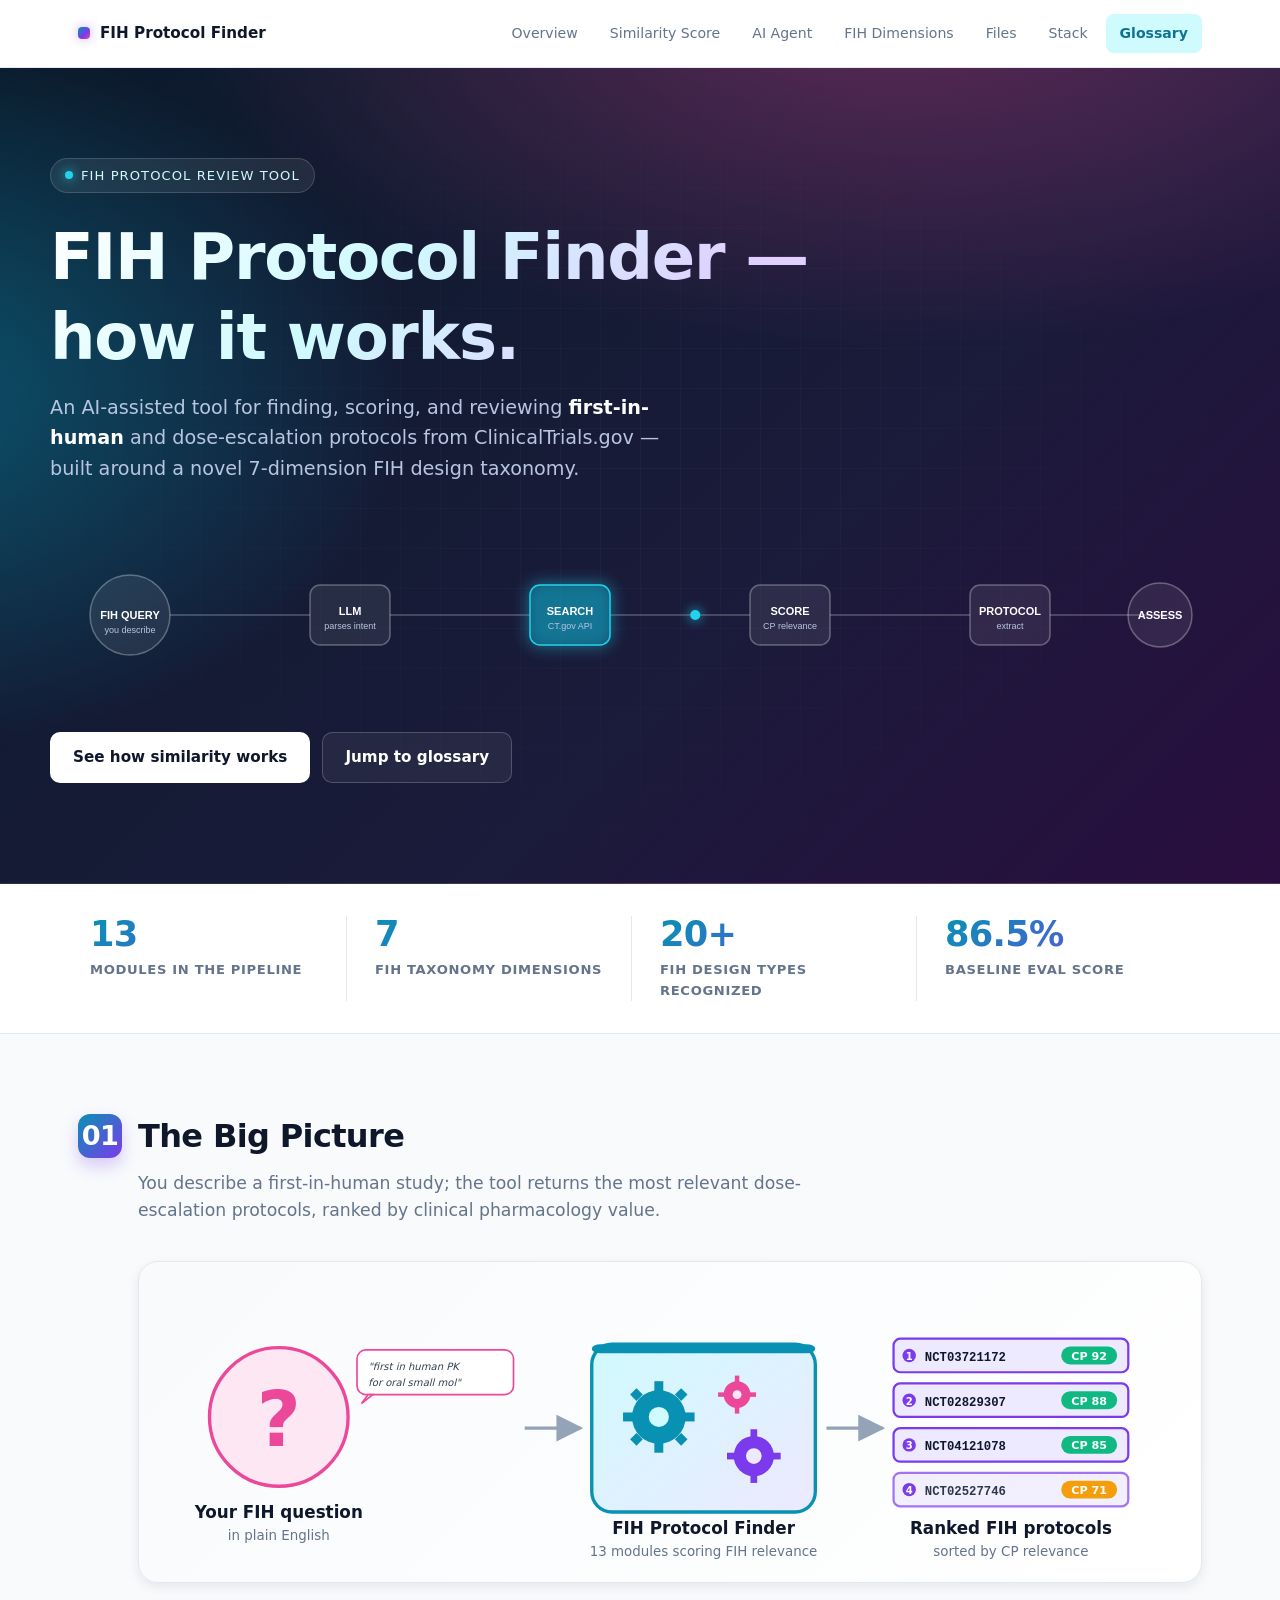
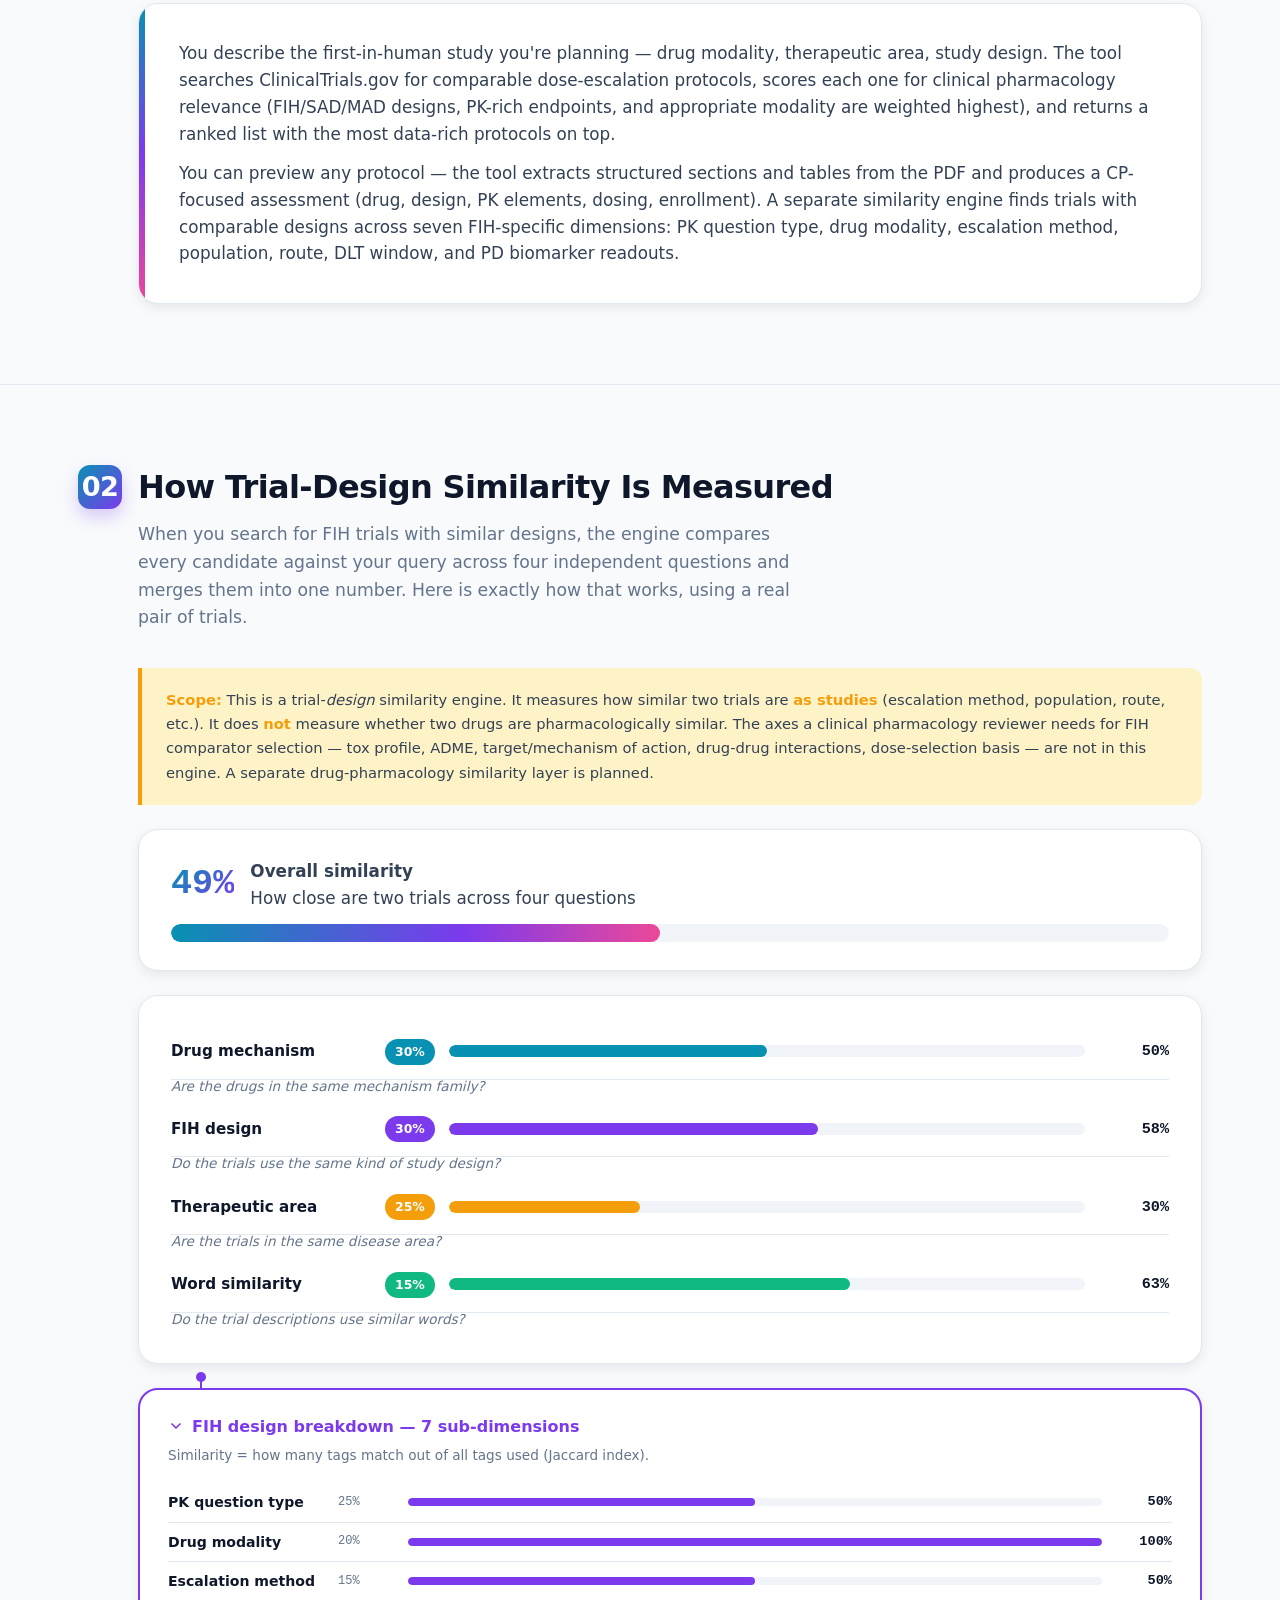
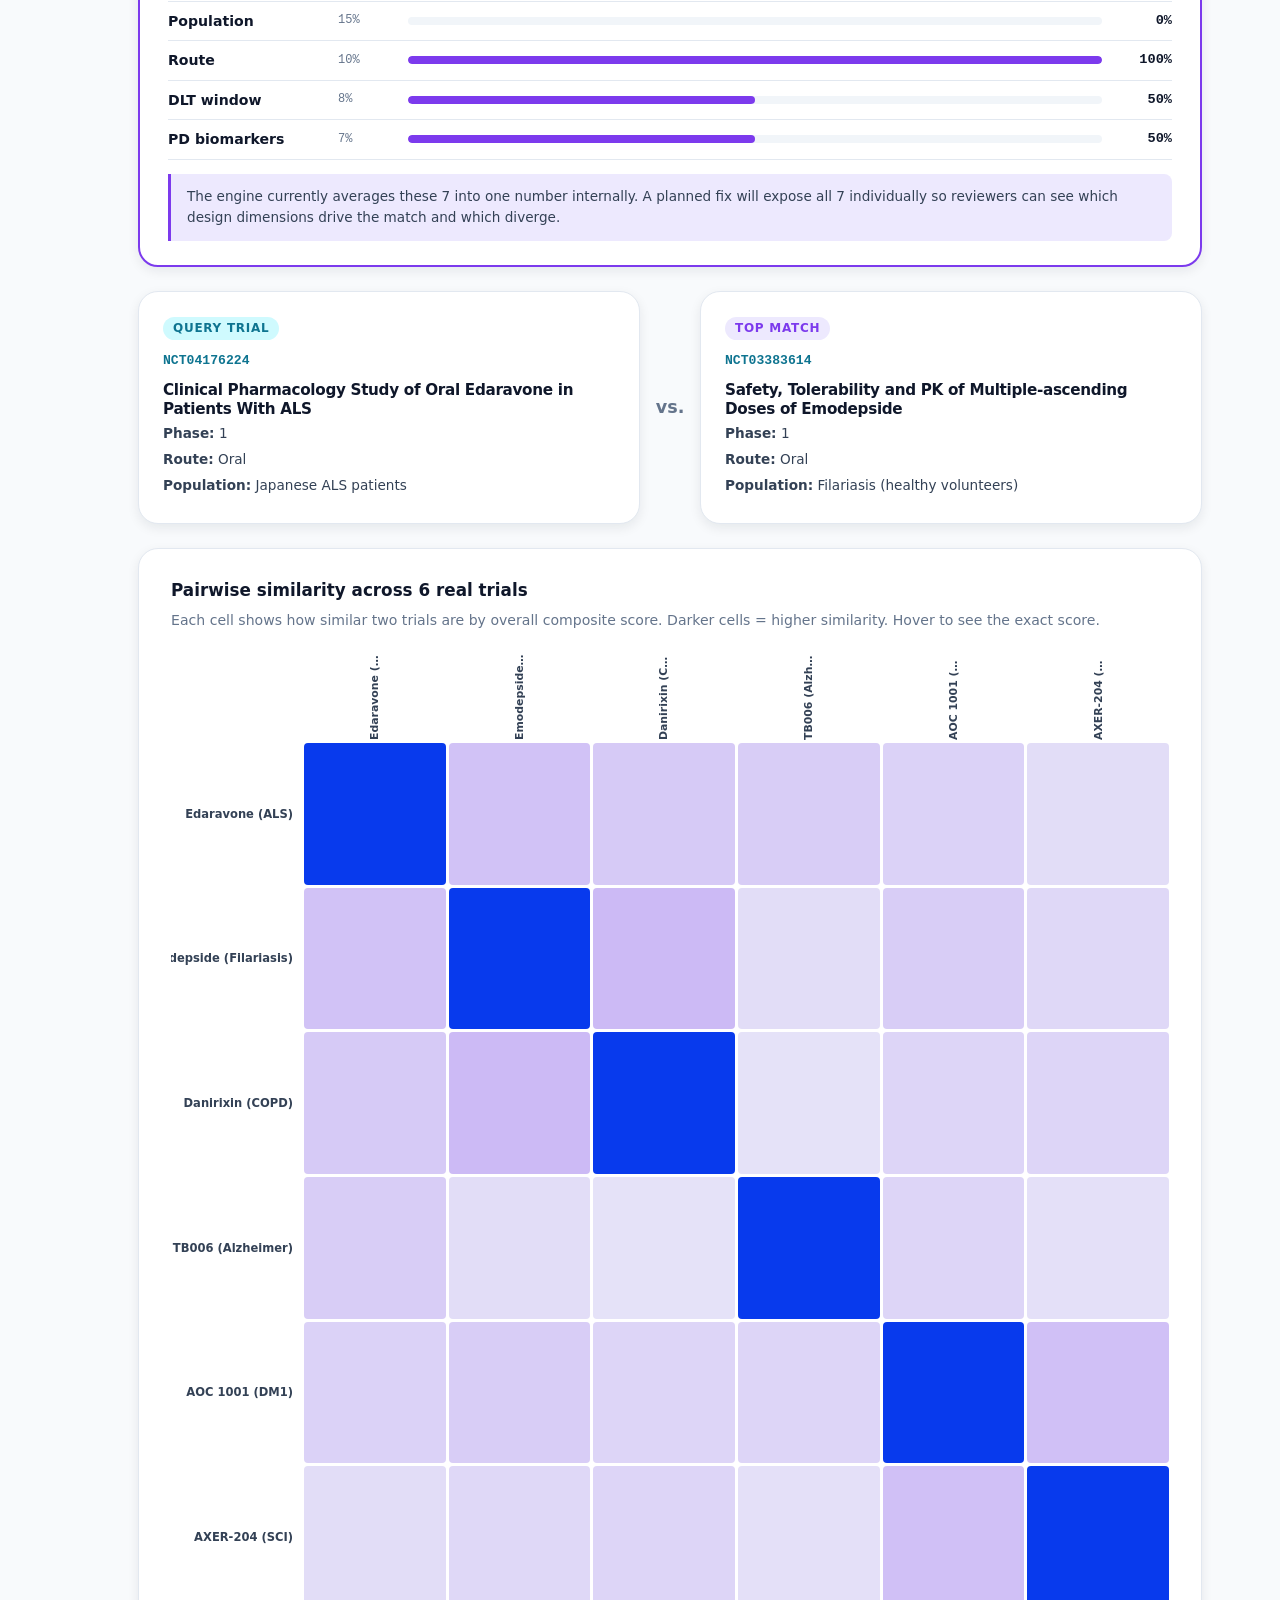
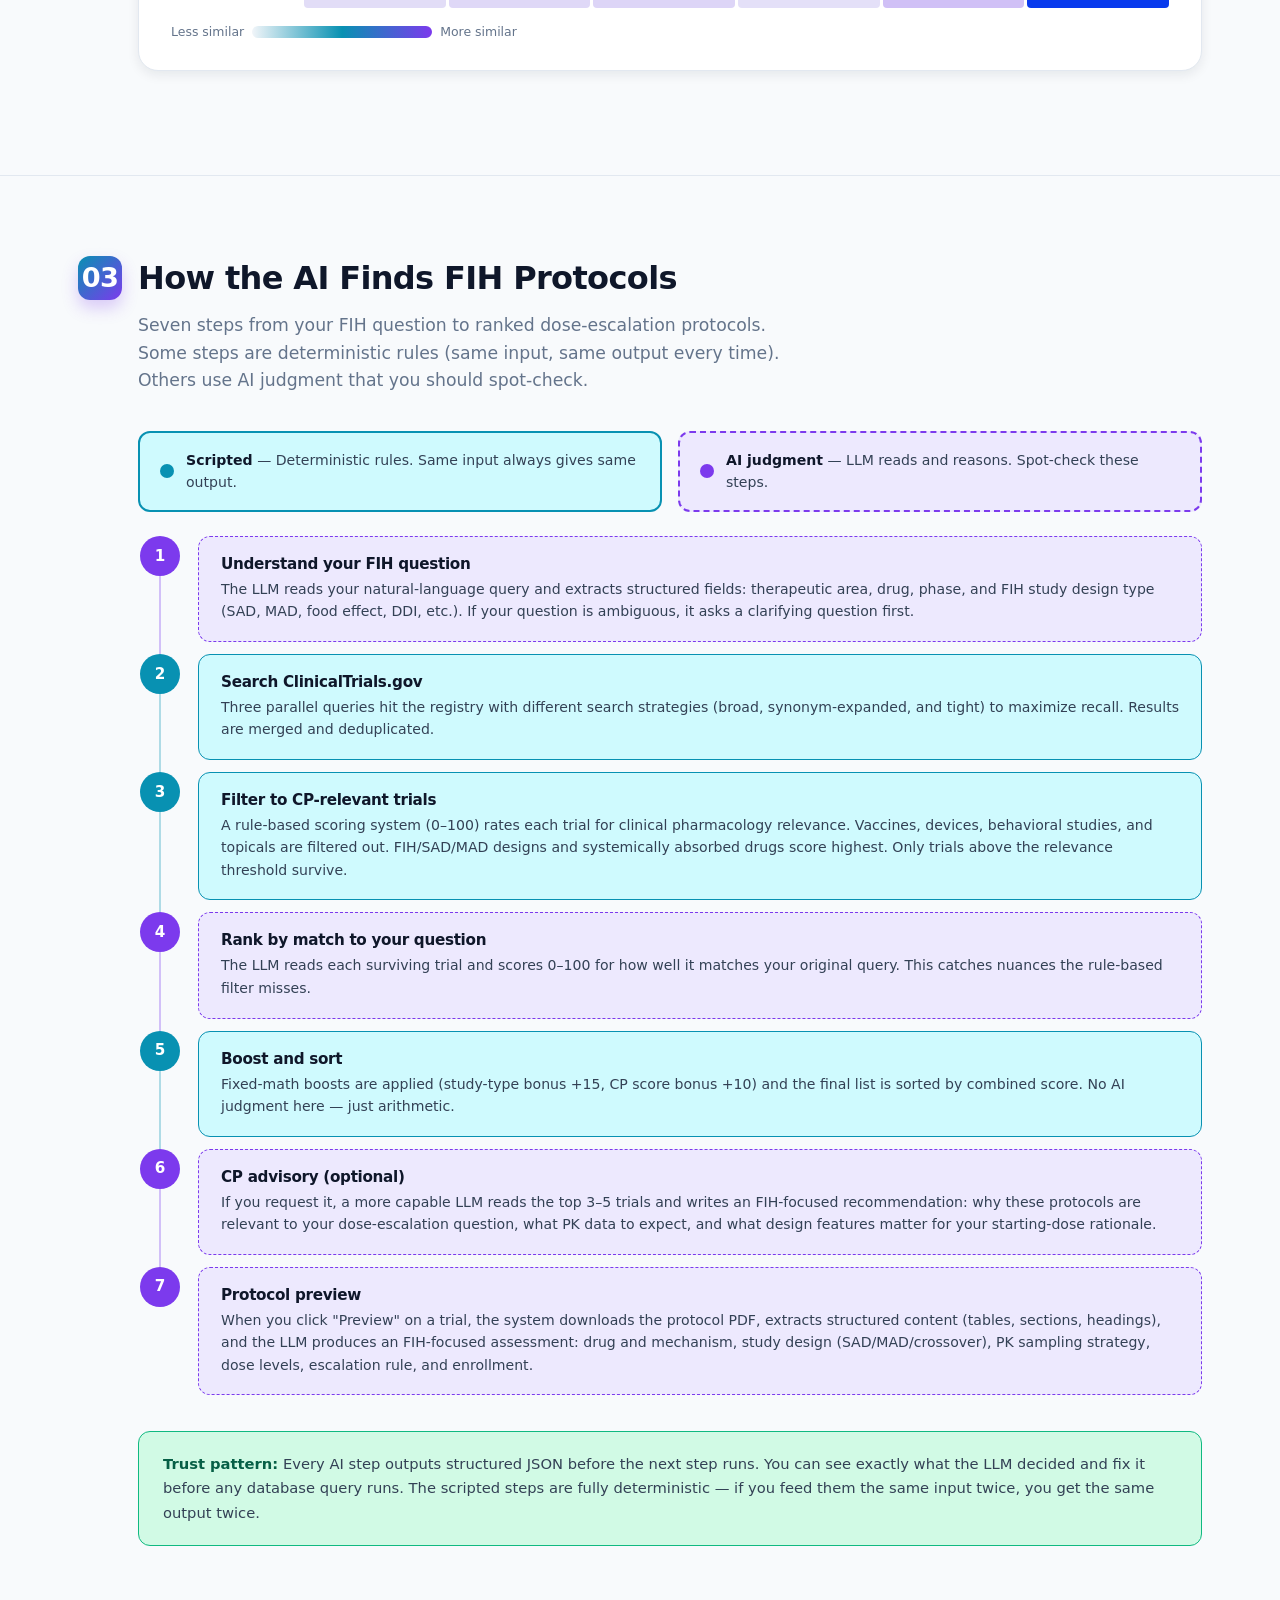
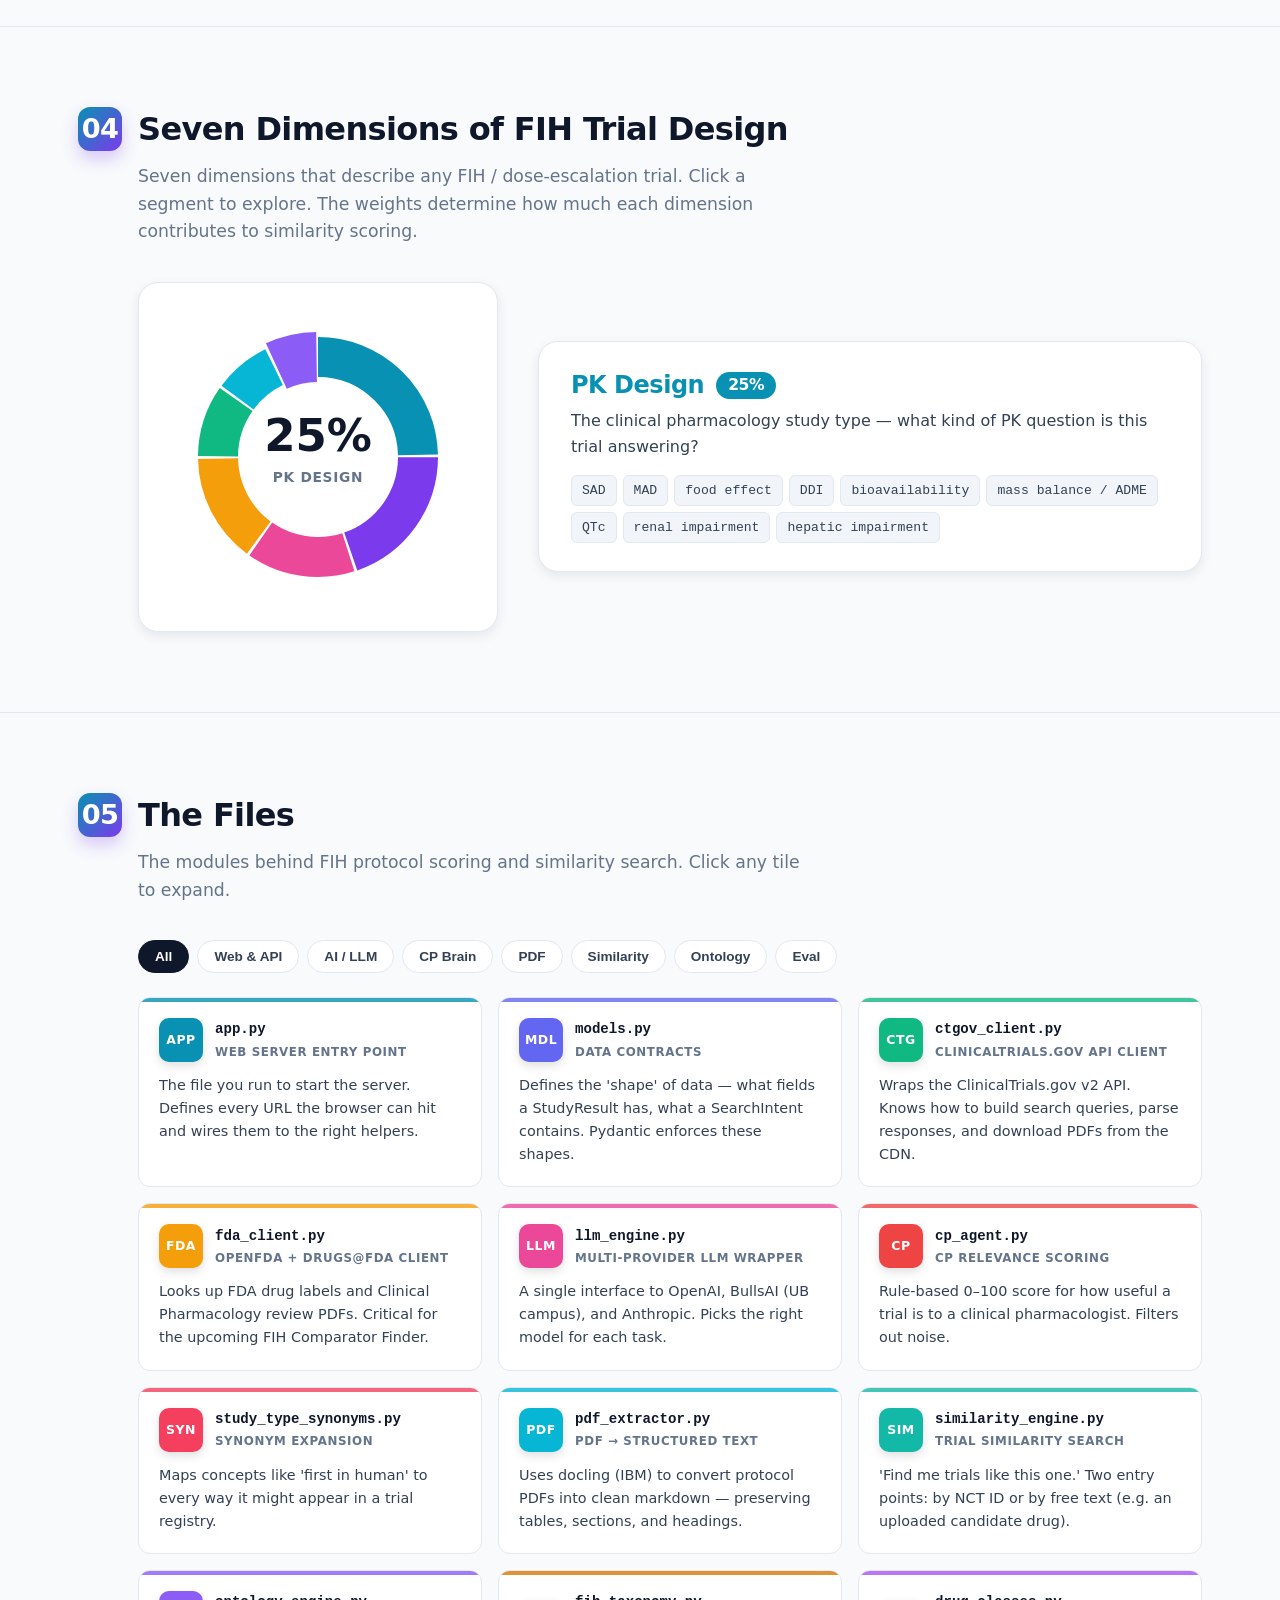
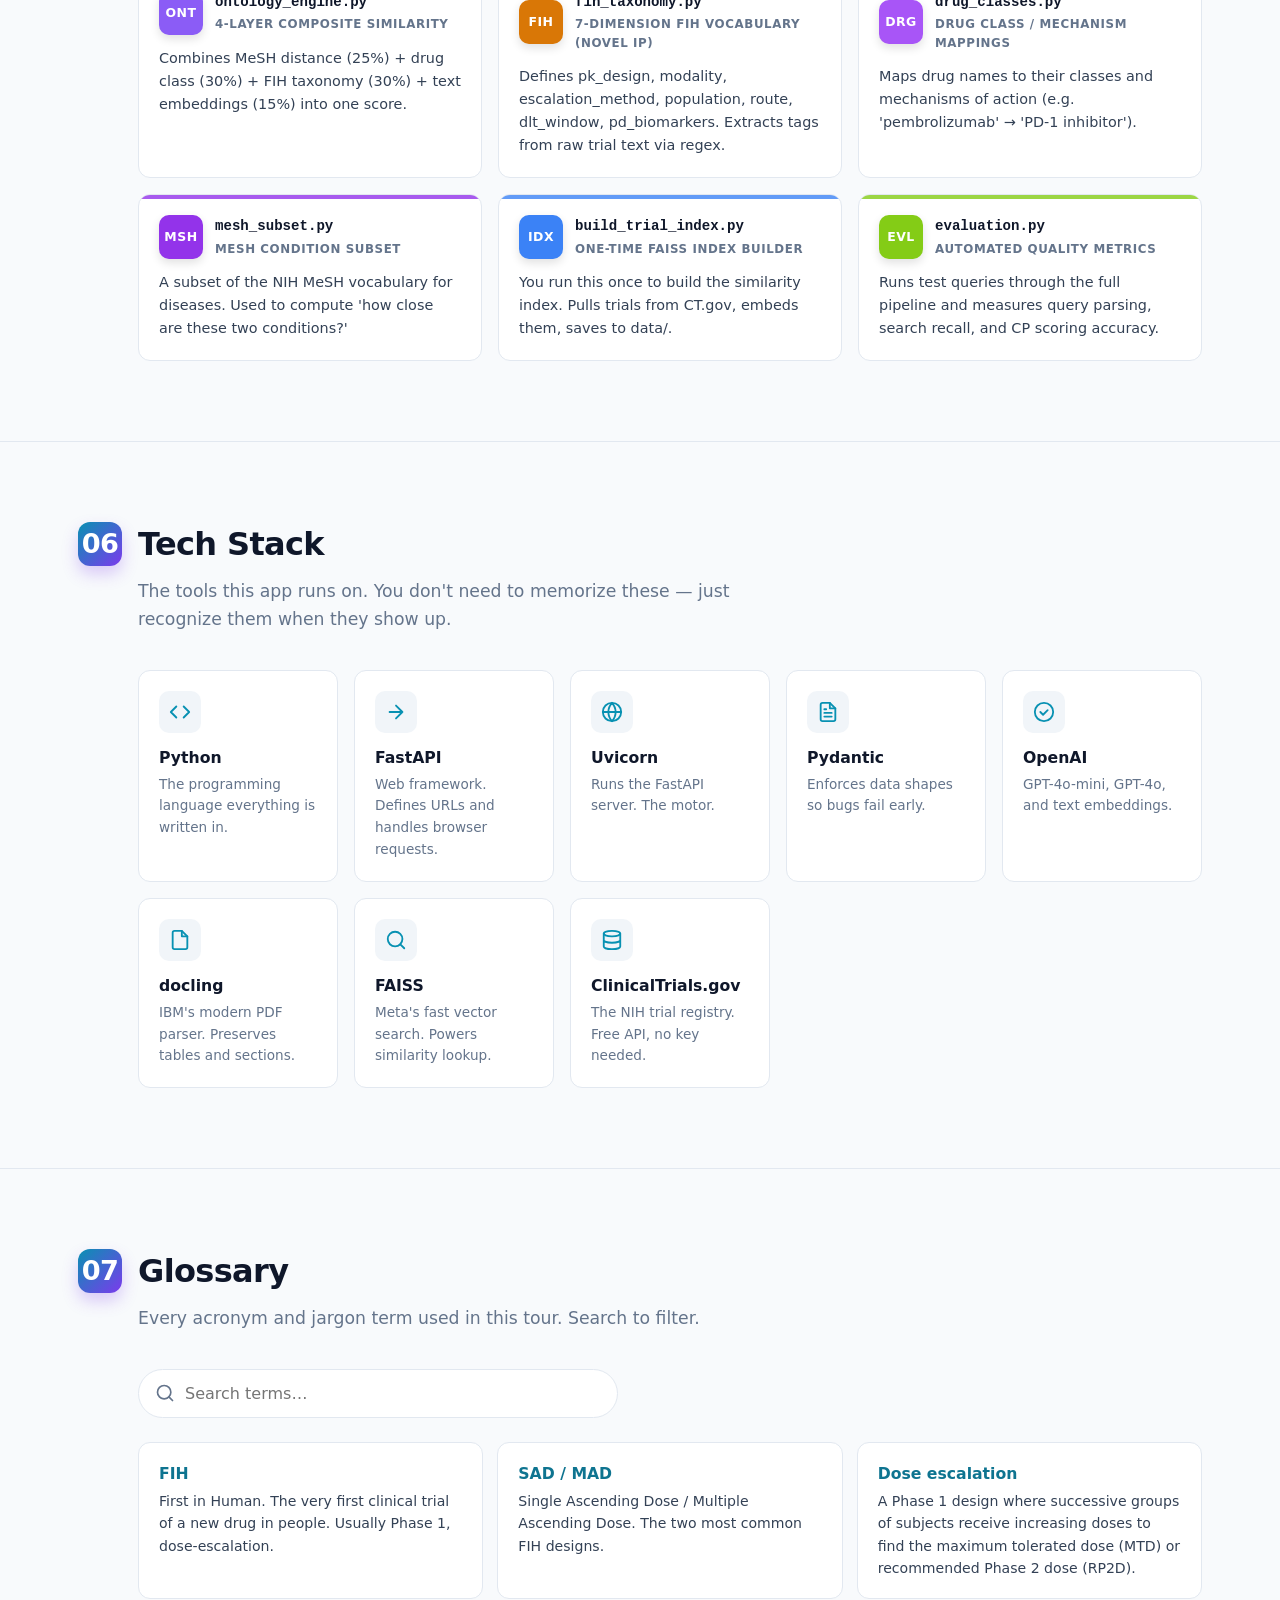
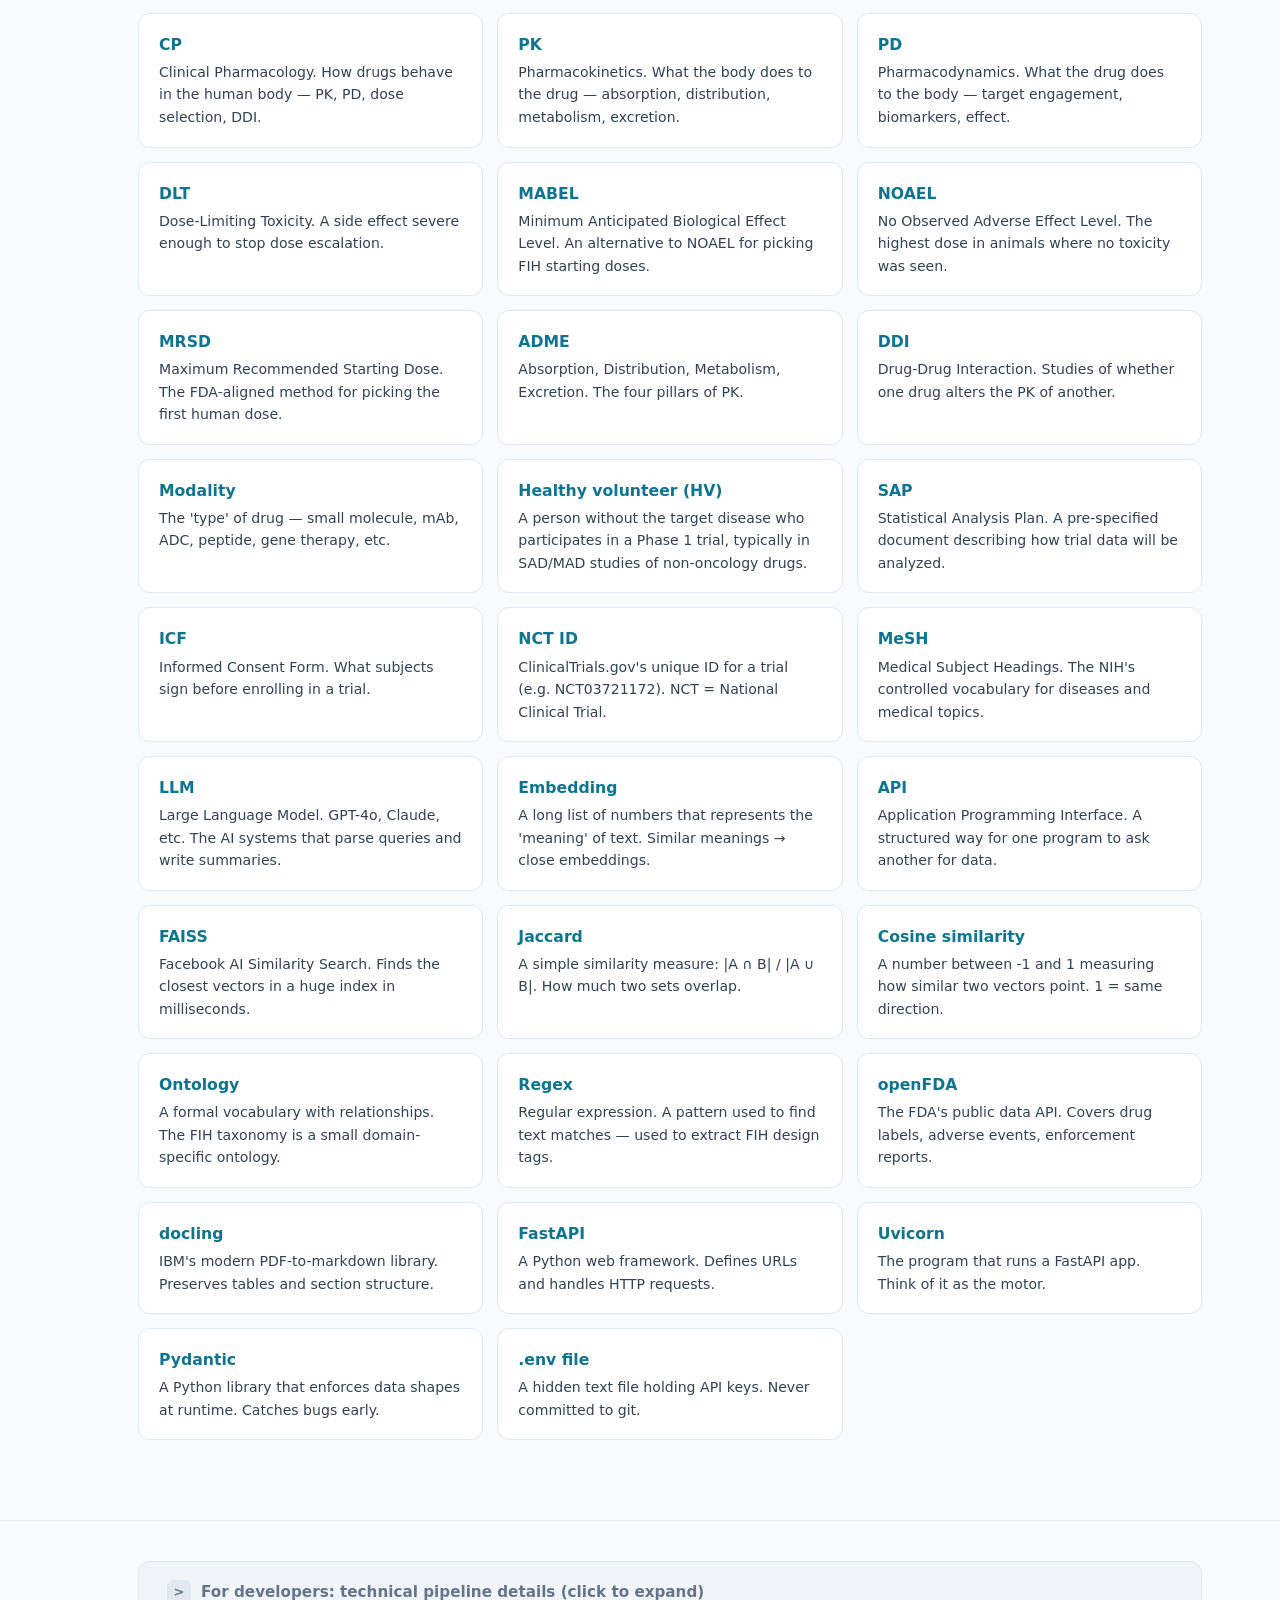
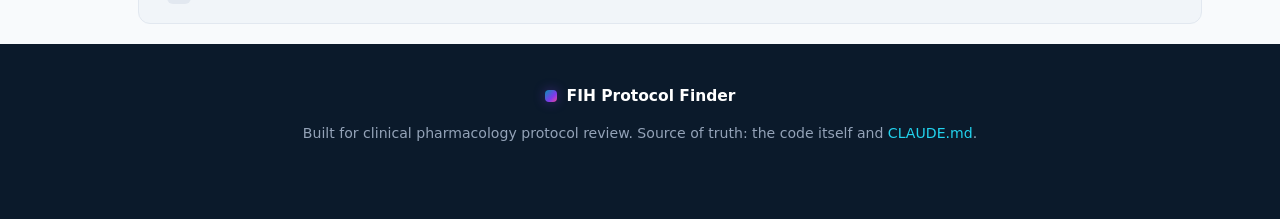
<file: education/codebase_overview.html>
<!DOCTYPE html>
<html lang="en">
<head>
<meta charset="UTF-8">
<meta name="viewport" content="width=device-width, initial-scale=1.0">
<title>FIH Protocol Finder — How It Works</title>
<style>
/* ============ BASE ============ */
*, *::before, *::after { box-sizing: border-box; }
html { scroll-behavior: smooth; }
body {
  margin: 0;
  font-family: -apple-system, BlinkMacSystemFont, 'Inter', 'Segoe UI', system-ui, sans-serif;
  background: #f8fafc;
  color: #0f172a;
  line-height: 1.6;
  font-size: 16px;
  -webkit-font-smoothing: antialiased;
}

:root {
  --ink: #0f172a;
  --ink-2: #334155;
  --muted: #64748b;
  --bg: #f8fafc;
  --bg-subtle: #f1f5f9;
  --card: #ffffff;
  --border: #e2e8f0;
  --border-strong: #cbd5e1;
  --primary: #0891b2;
  --primary-light: #cffafe;
  --primary-dark: #0e7490;
  --secondary: #7c3aed;
  --secondary-light: #ede9fe;
  --accent: #ec4899;
  --accent-light: #fce7f3;
  --warning: #f59e0b;
  --warning-light: #fef3c7;
  --success: #10b981;
  --success-light: #d1fae5;
  --shadow-sm: 0 1px 2px rgba(15, 23, 42, 0.05);
  --shadow: 0 4px 12px rgba(15, 23, 42, 0.08);
  --shadow-lg: 0 20px 40px rgba(15, 23, 42, 0.15);
  --radius: 12px;
  --radius-lg: 20px;
  --mono: 'SF Mono', Monaco, 'Cascadia Code', 'Roboto Mono', Consolas, monospace;
}

/* ============ LAYOUT ============ */
.container {
  max-width: 1180px;
  margin: 0 auto;
  padding: 0 28px;
}
section { padding: 80px 0; }
section + section { border-top: 1px solid var(--border); }

h1, h2, h3, h4 { line-height: 1.25; letter-spacing: -0.02em; }
h2 {
  font-size: 2em;
  margin: 0 0 12px;
  color: var(--ink);
  display: flex;
  align-items: center;
  gap: 16px;
}
h2 .num {
  display: inline-flex;
  align-items: center;
  justify-content: center;
  width: 44px;
  height: 44px;
  border-radius: 12px;
  background: linear-gradient(135deg, var(--primary) 0%, var(--secondary) 100%);
  color: #fff;
  font-size: 0.85em;
  font-weight: 700;
  box-shadow: 0 8px 16px rgba(124, 58, 237, 0.25);
}
.section-lead {
  color: var(--muted);
  font-size: 1.08em;
  max-width: 680px;
  margin: 0 0 36px 60px;
}

/* ============ TOP NAV ============ */
.topnav {
  position: sticky;
  top: 0;
  z-index: 100;
  background: rgba(255, 255, 255, 0.92);
  backdrop-filter: saturate(180%) blur(12px);
  -webkit-backdrop-filter: saturate(180%) blur(12px);
  border-bottom: 1px solid var(--border);
}
.topnav-inner {
  max-width: 1180px;
  margin: 0 auto;
  padding: 14px 28px;
  display: flex;
  align-items: center;
  gap: 24px;
}
.topnav-brand {
  font-weight: 700;
  color: var(--ink);
  font-size: 0.95em;
  display: flex;
  align-items: center;
  gap: 10px;
}
.brand-dot {
  width: 12px;
  height: 12px;
  border-radius: 4px;
  background: linear-gradient(135deg, var(--primary) 0%, var(--secondary) 60%, var(--accent) 100%);
  box-shadow: 0 0 12px rgba(124, 58, 237, 0.4);
}
.topnav-links {
  display: flex;
  gap: 4px;
  margin-left: auto;
  overflow-x: auto;
  -ms-overflow-style: none;
  scrollbar-width: none;
}
.topnav-links::-webkit-scrollbar { display: none; }
.topnav-links a {
  text-decoration: none;
  color: var(--muted);
  font-size: 0.88em;
  padding: 8px 14px;
  border-radius: 8px;
  white-space: nowrap;
  transition: all 0.15s;
}
.topnav-links a:hover {
  color: var(--ink);
  background: var(--bg-subtle);
}
.topnav-links a.active {
  color: var(--primary-dark);
  background: var(--primary-light);
  font-weight: 600;
}

/* ============ HERO ============ */
.hero {
  position: relative;
  padding: 90px 28px 100px;
  color: #fff;
  background:
    radial-gradient(1200px 600px at 70% -10%, rgba(236, 72, 153, 0.35), transparent 60%),
    radial-gradient(900px 600px at -10% 40%, rgba(8, 145, 178, 0.5), transparent 60%),
    linear-gradient(135deg, #0b1a2b 0%, #1a1b3a 60%, #2a0e3f 100%);
  overflow: hidden;
  border-bottom: 1px solid rgba(255,255,255,0.1);
}
.hero::before {
  content: '';
  position: absolute;
  inset: 0;
  background-image:
    linear-gradient(rgba(255,255,255,0.03) 1px, transparent 1px),
    linear-gradient(90deg, rgba(255,255,255,0.03) 1px, transparent 1px);
  background-size: 40px 40px;
  mask-image: radial-gradient(ellipse at center, black, transparent 80%);
  -webkit-mask-image: radial-gradient(ellipse at center, black, transparent 80%);
}
.hero-inner {
  position: relative;
  max-width: 1180px;
  margin: 0 auto;
}
.hero .eyebrow {
  display: inline-flex;
  align-items: center;
  gap: 8px;
  background: rgba(255,255,255,0.08);
  border: 1px solid rgba(255,255,255,0.15);
  padding: 6px 14px;
  border-radius: 100px;
  font-size: 0.82em;
  letter-spacing: 0.08em;
  text-transform: uppercase;
  color: #cffafe;
  margin-bottom: 24px;
}
.eyebrow-pulse {
  width: 8px;
  height: 8px;
  border-radius: 50%;
  background: #22d3ee;
  box-shadow: 0 0 12px #22d3ee;
  animation: pulse 2s ease-in-out infinite;
}
@keyframes pulse {
  0%, 100% { opacity: 1; transform: scale(1); }
  50% { opacity: 0.5; transform: scale(1.3); }
}
.hero h1 {
  font-size: clamp(2.4em, 5vw, 4em);
  margin: 0 0 16px;
  background: linear-gradient(135deg, #ffffff 0%, #cffafe 40%, #e0cfff 80%);
  -webkit-background-clip: text;
  -webkit-text-fill-color: transparent;
  background-clip: text;
  font-weight: 800;
  max-width: 780px;
}
.hero-tagline {
  font-size: 1.2em;
  color: #b8c5e0;
  max-width: 620px;
  margin: 0 0 40px;
}
.hero-tagline strong { color: #ffffff; font-weight: 600; }

/* Animated Hero Pipeline SVG */
.hero-pipeline {
  margin-top: 20px;
  width: 100%;
  height: 140px;
  overflow: visible;
}
.hero-pipeline .node rect,
.hero-pipeline .node circle {
  fill: rgba(255,255,255,0.08);
  stroke: rgba(255,255,255,0.3);
  stroke-width: 1.5;
}
.hero-pipeline .node.glow rect,
.hero-pipeline .node.glow circle {
  fill: rgba(8, 145, 178, 0.4);
  stroke: #22d3ee;
  filter: drop-shadow(0 0 8px #22d3ee);
}
.hero-pipeline text {
  fill: #ffffff;
  font-size: 11px;
  font-weight: 600;
  text-anchor: middle;
  font-family: -apple-system, sans-serif;
}
.hero-pipeline .sub {
  fill: #b8c5e0;
  font-size: 9px;
  font-weight: 400;
}
.hero-pipeline .link {
  stroke: rgba(255,255,255,0.2);
  stroke-width: 2;
  fill: none;
}
.hero-pipeline .packet {
  fill: #22d3ee;
  filter: drop-shadow(0 0 6px #22d3ee);
}

.hero-cta {
  display: flex;
  gap: 12px;
  margin-top: 40px;
  flex-wrap: wrap;
}
.btn {
  display: inline-flex;
  align-items: center;
  gap: 8px;
  padding: 12px 22px;
  border-radius: 10px;
  font-size: 0.95em;
  font-weight: 600;
  text-decoration: none;
  border: 1px solid transparent;
  cursor: pointer;
  transition: all 0.15s;
}
.btn-primary {
  background: #fff;
  color: var(--ink);
}
.btn-primary:hover {
  transform: translateY(-2px);
  box-shadow: 0 12px 24px rgba(0,0,0,0.3);
}
.btn-ghost {
  background: rgba(255,255,255,0.06);
  color: #fff;
  border-color: rgba(255,255,255,0.2);
}
.btn-ghost:hover {
  background: rgba(255,255,255,0.12);
}

/* ============ STATS BAND ============ */
.stats {
  background: #fff;
  border-bottom: 1px solid var(--border);
  padding: 32px 0;
}
.stats-grid {
  display: grid;
  grid-template-columns: repeat(4, 1fr);
  gap: 16px;
}
.stat {
  padding: 0 12px;
  border-right: 1px solid var(--border);
}
.stat:last-child { border-right: none; }
.stat-num {
  font-size: 2.2em;
  font-weight: 800;
  letter-spacing: -0.02em;
  background: linear-gradient(135deg, var(--primary) 0%, var(--secondary) 100%);
  -webkit-background-clip: text;
  -webkit-text-fill-color: transparent;
  background-clip: text;
  line-height: 1;
}
.stat-label {
  color: var(--muted);
  font-size: 0.82em;
  text-transform: uppercase;
  letter-spacing: 0.05em;
  font-weight: 600;
  margin-top: 8px;
}
@media (max-width: 720px) {
  .stats-grid { grid-template-columns: repeat(2, 1fr); }
  .stat:nth-child(2) { border-right: none; }
}

/* ============ BIG PICTURE ============ */
.bp-figure-wrap {
  background: linear-gradient(135deg, #f8fafc 0%, #ffffff 100%);
  border: 1px solid var(--border);
  border-radius: var(--radius-lg);
  padding: 32px 28px 20px;
  margin-left: 60px;
  margin-bottom: 20px;
  box-shadow: var(--shadow);
}
.bp-figure {
  width: 100%;
  height: auto;
  max-height: 280px;
  display: block;
}
.big-picture-card {
  background: #fff;
  border: 1px solid var(--border);
  border-radius: var(--radius-lg);
  padding: 36px 40px;
  margin-left: 60px;
  position: relative;
  overflow: hidden;
  box-shadow: var(--shadow);
}
.big-picture-card::before {
  content: '';
  position: absolute;
  top: 0; left: 0;
  width: 6px;
  height: 100%;
  background: linear-gradient(180deg, var(--primary), var(--secondary), var(--accent));
}
.big-picture-card p {
  font-size: 1.05em;
  color: var(--ink-2);
  margin: 0 0 12px;
}
.big-picture-card p:last-child { margin-bottom: 0; }
.big-picture-card strong { color: var(--ink); }

/* ============ QUERY JOURNEY ============ */
.journey-wrap {
  margin-left: 60px;
}
.journey {
  display: grid;
  grid-template-columns: 340px 1fr;
  gap: 28px;
}
.journey-steps {
  display: flex;
  flex-direction: column;
  gap: 8px;
}
.step {
  background: #fff;
  border: 1px solid var(--border);
  border-radius: var(--radius);
  padding: 16px 18px;
  cursor: pointer;
  display: flex;
  align-items: center;
  gap: 14px;
  transition: all 0.15s;
  position: relative;
}
.step::after {
  content: '';
  position: absolute;
  left: 32px;
  top: 100%;
  width: 2px;
  height: 8px;
  background: var(--border);
}
.step:last-child::after { display: none; }
.step:hover {
  border-color: var(--primary);
  transform: translateX(4px);
}
.step.active {
  border-color: var(--primary);
  box-shadow: 0 0 0 4px var(--primary-light);
  background: linear-gradient(135deg, #ffffff 0%, var(--primary-light) 200%);
}
.step-num {
  flex: 0 0 32px;
  width: 32px;
  height: 32px;
  border-radius: 8px;
  background: var(--bg-subtle);
  color: var(--muted);
  display: flex;
  align-items: center;
  justify-content: center;
  font-weight: 700;
  font-size: 0.88em;
  transition: all 0.15s;
}
.step.active .step-num {
  background: var(--primary);
  color: #fff;
}
.step-icon {
  flex: 0 0 36px;
  width: 36px;
  height: 36px;
  border-radius: 10px;
  background: var(--bg-subtle);
  display: flex;
  align-items: center;
  justify-content: center;
  transition: all 0.15s;
}
.step-icon svg {
  width: 20px;
  height: 20px;
  stroke: var(--muted);
  fill: none;
  stroke-width: 2;
  stroke-linecap: round;
  stroke-linejoin: round;
  transition: stroke 0.15s;
}
.step.active .step-icon {
  background: var(--primary-light);
}
.step.active .step-icon svg {
  stroke: var(--primary-dark);
}
.step-label {
  font-weight: 600;
  color: var(--ink);
  font-size: 0.94em;
  flex: 1;
}
.step-detail {
  background: linear-gradient(135deg, #ffffff 0%, #fafbff 100%);
  border: 1px solid var(--border);
  border-radius: var(--radius-lg);
  padding: 32px;
  position: relative;
  overflow: hidden;
  box-shadow: var(--shadow-sm);
}
.step-detail-num {
  font-size: 6em;
  font-weight: 900;
  color: var(--bg-subtle);
  position: absolute;
  top: -20px;
  right: 20px;
  line-height: 1;
  z-index: 0;
}
.step-detail-content { position: relative; z-index: 1; }
.step-detail h3 {
  margin: 0 0 8px;
  font-size: 1.5em;
  color: var(--ink);
}
.step-detail .file-badge {
  display: inline-flex;
  align-items: center;
  gap: 6px;
  background: var(--bg-subtle);
  color: var(--primary-dark);
  padding: 4px 12px;
  border-radius: 6px;
  font-family: var(--mono);
  font-size: 0.82em;
  font-weight: 600;
  margin-bottom: 16px;
}
.step-detail p { color: var(--ink-2); font-size: 0.98em; }
.step-detail .example {
  margin-top: 16px;
  padding: 14px 16px;
  background: var(--bg-subtle);
  border-left: 3px solid var(--primary);
  border-radius: 0 8px 8px 0;
  font-size: 0.9em;
  color: var(--ink-2);
  font-style: italic;
}
@media (max-width: 860px) {
  .journey { grid-template-columns: 1fr; }
}

/* ============ ARCHITECTURE MAP ============ */
.arch-wrap {
  margin-left: 60px;
  background: linear-gradient(135deg, #0b1a2b 0%, #1a1b3a 100%);
  border-radius: var(--radius-lg);
  padding: 40px;
  position: relative;
  overflow: hidden;
  box-shadow: var(--shadow-lg);
}
.arch-wrap::before {
  content: '';
  position: absolute;
  inset: 0;
  background-image:
    linear-gradient(rgba(255,255,255,0.03) 1px, transparent 1px),
    linear-gradient(90deg, rgba(255,255,255,0.03) 1px, transparent 1px);
  background-size: 30px 30px;
}
.arch-svg {
  position: relative;
  width: 100%;
  height: auto;
  max-height: 520px;
}
.arch-legend {
  position: relative;
  display: flex;
  gap: 20px;
  margin-top: 24px;
  flex-wrap: wrap;
  color: #cbd5e1;
  font-size: 0.85em;
}
.arch-legend .swatch {
  display: inline-block;
  width: 12px;
  height: 12px;
  border-radius: 3px;
  margin-right: 6px;
  vertical-align: middle;
}

/* ============ ARCHITECTURE TABS ============ */
.arch-tabs {
  display: flex;
  gap: 6px;
  margin-left: 60px;
  margin-bottom: 16px;
  padding: 6px;
  background: #fff;
  border: 1px solid var(--border);
  border-radius: 14px;
  box-shadow: var(--shadow-sm);
  overflow-x: auto;
  -ms-overflow-style: none;
  scrollbar-width: none;
}
.arch-tabs::-webkit-scrollbar { display: none; }
.arch-tab {
  flex: 1;
  min-width: fit-content;
  padding: 11px 18px;
  background: transparent;
  border: none;
  border-radius: 10px;
  font-size: 0.88em;
  font-weight: 700;
  color: var(--muted);
  cursor: pointer;
  white-space: nowrap;
  transition: all 0.15s;
  font-family: inherit;
  text-align: left;
  letter-spacing: 0.01em;
}
.arch-tab:hover {
  background: var(--bg-subtle);
  color: var(--ink);
}
.arch-tab.active {
  background: linear-gradient(135deg, var(--primary) 0%, var(--secondary) 100%);
  color: #fff;
  box-shadow: 0 6px 14px rgba(124, 58, 237, 0.25);
}
.arch-tab .tab-letter {
  display: inline-block;
  background: rgba(255,255,255,0.15);
  color: inherit;
  width: 20px;
  height: 20px;
  border-radius: 5px;
  text-align: center;
  line-height: 20px;
  font-size: 0.78em;
  margin-right: 8px;
  font-weight: 800;
}
.arch-tab.active .tab-letter { background: rgba(255,255,255,0.25); }
.arch-tab:not(.active) .tab-letter {
  background: var(--bg-subtle);
  color: var(--muted);
}

.arch-panel { display: none; }
.arch-panel.active { display: block; }

.arch-caption {
  margin: 18px 0 0 60px;
  padding: 18px 26px;
  background: #fff;
  border: 1px solid var(--border);
  border-left: 4px solid var(--primary);
  border-radius: 0 12px 12px 0;
  font-size: 0.92em;
  color: var(--ink-2);
  line-height: 1.65;
  box-shadow: var(--shadow-sm);
}
.arch-caption .fig-label {
  color: var(--primary-dark);
  font-weight: 800;
  margin-right: 8px;
}
.arch-caption code {
  background: var(--bg-subtle);
  padding: 1px 5px;
  border-radius: 3px;
  font-size: 0.88em;
}

/* ============ FILE GRID ============ */
.files-wrap { margin-left: 60px; }
.filter-pills {
  display: flex;
  gap: 8px;
  margin-bottom: 24px;
  flex-wrap: wrap;
}
.pill {
  background: #fff;
  border: 1px solid var(--border);
  color: var(--ink-2);
  padding: 8px 16px;
  border-radius: 100px;
  font-size: 0.85em;
  font-weight: 600;
  cursor: pointer;
  transition: all 0.15s;
}
.pill:hover { border-color: var(--primary); color: var(--primary-dark); }
.pill.active {
  background: var(--ink);
  border-color: var(--ink);
  color: #fff;
}
.file-grid {
  display: grid;
  grid-template-columns: repeat(auto-fill, minmax(280px, 1fr));
  gap: 16px;
}
.file-tile {
  background: #fff;
  border: 1px solid var(--border);
  border-radius: var(--radius);
  padding: 20px;
  cursor: pointer;
  transition: all 0.2s;
  position: relative;
  overflow: hidden;
}
.file-tile::before {
  content: '';
  position: absolute;
  top: 0; left: 0;
  width: 100%;
  height: 4px;
  background: var(--tile-color, var(--primary));
  opacity: 0.8;
}
.file-tile:hover {
  transform: translateY(-4px);
  box-shadow: var(--shadow-lg);
  border-color: var(--tile-color, var(--primary));
}
.file-tile.hidden { display: none; }
.file-header {
  display: flex;
  align-items: center;
  gap: 12px;
  margin-bottom: 12px;
}
.file-badge-icon {
  flex: 0 0 44px;
  height: 44px;
  border-radius: 10px;
  background: var(--tile-color, var(--primary));
  color: #fff;
  display: flex;
  align-items: center;
  justify-content: center;
  font-weight: 800;
  font-size: 0.78em;
  letter-spacing: 0.04em;
  box-shadow: 0 4px 10px rgba(0,0,0,0.12);
}
.file-name {
  font-family: var(--mono);
  font-size: 0.88em;
  color: var(--ink);
  font-weight: 600;
  word-break: break-all;
}
.file-role {
  color: var(--muted);
  font-size: 0.74em;
  text-transform: uppercase;
  letter-spacing: 0.05em;
  font-weight: 600;
  margin-top: 2px;
}
.file-desc {
  color: var(--ink-2);
  font-size: 0.9em;
  margin: 0;
}
.file-tile .expand-content {
  max-height: 0;
  overflow: hidden;
  transition: max-height 0.3s ease;
}
.file-tile.expanded .expand-content {
  max-height: 400px;
  margin-top: 14px;
  padding-top: 14px;
  border-top: 1px dashed var(--border);
}
.file-tile .expand-content p {
  font-size: 0.88em;
  color: var(--ink-2);
  margin: 8px 0;
}

/* ============ FIH TAXONOMY ============ */
.taxonomy-wrap {
  margin-left: 60px;
  display: grid;
  grid-template-columns: 360px 1fr;
  gap: 40px;
  align-items: center;
}
.donut-wrap {
  background: #fff;
  border: 1px solid var(--border);
  border-radius: var(--radius-lg);
  padding: 24px;
  display: flex;
  justify-content: center;
  align-items: center;
  position: relative;
  box-shadow: var(--shadow);
}
.donut-svg { width: 100%; max-width: 300px; height: auto; }
.donut-segment {
  cursor: pointer;
  transition: all 0.2s;
}
.donut-segment:hover { stroke-width: 36; }
.donut-segment.active { stroke-width: 40; }
.donut-center {
  text-anchor: middle;
  font-weight: 700;
  fill: var(--ink);
}
.donut-center-label {
  text-anchor: middle;
  font-size: 11px;
  fill: var(--muted);
  font-weight: 600;
  text-transform: uppercase;
  letter-spacing: 0.05em;
}
.tax-detail {
  background: #fff;
  border: 1px solid var(--border);
  border-radius: var(--radius-lg);
  padding: 28px 32px;
  box-shadow: var(--shadow);
}
.tax-detail h3 {
  margin: 0 0 4px;
  font-size: 1.5em;
  display: flex;
  align-items: center;
  gap: 12px;
}
.tax-detail .weight-big {
  font-size: 0.65em;
  padding: 4px 12px;
  border-radius: 100px;
  background: var(--tile-color);
  color: #fff;
  font-weight: 700;
}
.tax-detail p { color: var(--ink-2); margin: 8px 0 16px; }
.tax-detail .tags {
  display: flex;
  flex-wrap: wrap;
  gap: 6px;
}
.tax-detail .tag {
  background: var(--bg-subtle);
  border: 1px solid var(--border);
  color: var(--ink-2);
  padding: 4px 10px;
  border-radius: 6px;
  font-size: 0.82em;
  font-family: var(--mono);
}
@media (max-width: 820px) {
  .taxonomy-wrap { grid-template-columns: 1fr; }
}

/* ============ SIMILARITY CALCULATOR ============ */
.sim-wrap {
  margin-left: 60px;
  background: #fff;
  border: 1px solid var(--border);
  border-radius: var(--radius-lg);
  padding: 36px 40px;
  box-shadow: var(--shadow);
}
.sim-row {
  display: grid;
  grid-template-columns: 220px 1fr 80px;
  gap: 20px;
  align-items: center;
  padding: 14px 0;
  border-bottom: 1px solid var(--border);
}
.sim-row:last-of-type { border-bottom: none; }
.sim-label {
  display: flex;
  flex-direction: column;
  gap: 2px;
}
.sim-label strong { color: var(--ink); font-size: 0.95em; }
.sim-label small {
  color: var(--muted);
  font-size: 0.78em;
  text-transform: uppercase;
  letter-spacing: 0.03em;
}
.sim-slider {
  -webkit-appearance: none;
  appearance: none;
  width: 100%;
  height: 8px;
  border-radius: 100px;
  background: var(--bg-subtle);
  outline: none;
}
.sim-slider::-webkit-slider-thumb {
  -webkit-appearance: none;
  appearance: none;
  width: 22px;
  height: 22px;
  border-radius: 50%;
  background: #fff;
  border: 3px solid var(--primary);
  cursor: pointer;
  box-shadow: 0 4px 12px rgba(0,0,0,0.15);
}
.sim-slider::-moz-range-thumb {
  width: 22px;
  height: 22px;
  border-radius: 50%;
  background: #fff;
  border: 3px solid var(--primary);
  cursor: pointer;
}
.sim-value {
  text-align: right;
  font-family: var(--mono);
  font-weight: 700;
  color: var(--ink);
}
.sim-total {
  margin-top: 24px;
  padding-top: 24px;
  border-top: 2px solid var(--ink);
  display: flex;
  align-items: center;
  gap: 20px;
}
.sim-total-label {
  font-size: 0.9em;
  text-transform: uppercase;
  font-weight: 700;
  color: var(--muted);
  letter-spacing: 0.05em;
}
.sim-total-bar {
  flex: 1;
  height: 28px;
  background: var(--bg-subtle);
  border-radius: 100px;
  overflow: hidden;
  position: relative;
}
.sim-total-fill {
  height: 100%;
  background: linear-gradient(90deg, var(--primary) 0%, var(--secondary) 60%, var(--accent) 100%);
  border-radius: 100px;
  transition: width 0.2s ease;
  width: 0%;
}
.sim-total-num {
  font-size: 1.8em;
  font-weight: 800;
  font-family: var(--mono);
  min-width: 90px;
  text-align: right;
  background: linear-gradient(135deg, var(--primary) 0%, var(--secondary) 100%);
  -webkit-background-clip: text;
  -webkit-text-fill-color: transparent;
  background-clip: text;
}
.sim-note {
  margin-top: 20px;
  padding: 16px;
  background: var(--warning-light);
  border-left: 4px solid var(--warning);
  border-radius: 0 8px 8px 0;
  font-size: 0.9em;
  color: var(--ink-2);
}
.sim-note strong { color: var(--warning); }

/* ============ TECH STACK ============ */
.stack-wrap { margin-left: 60px; }
.stack-grid {
  display: grid;
  grid-template-columns: repeat(auto-fill, minmax(200px, 1fr));
  gap: 16px;
}
.tech-card {
  background: #fff;
  border: 1px solid var(--border);
  border-radius: var(--radius);
  padding: 20px;
  transition: all 0.2s;
  cursor: default;
}
.tech-card:hover {
  transform: translateY(-3px);
  box-shadow: var(--shadow-lg);
  border-color: var(--primary);
}
.tech-icon {
  width: 42px;
  height: 42px;
  border-radius: 10px;
  display: flex;
  align-items: center;
  justify-content: center;
  background: var(--bg-subtle);
  margin-bottom: 12px;
}
.tech-icon svg { width: 22px; height: 22px; stroke: var(--primary); fill: none; stroke-width: 2; stroke-linecap: round; stroke-linejoin: round; }
.tech-name { font-weight: 700; color: var(--ink); font-size: 0.98em; }
.tech-role { color: var(--muted); font-size: 0.85em; margin-top: 4px; }

/* ============ GLOSSARY ============ */
.glossary-wrap { margin-left: 60px; }
.glossary-search {
  width: 100%;
  max-width: 480px;
  padding: 14px 20px 14px 46px;
  border: 1px solid var(--border);
  border-radius: 100px;
  font-size: 1em;
  background: #fff url("data:image/svg+xml,%3Csvg xmlns='http://www.w3.org/2000/svg' width='20' height='20' viewBox='0 0 24 24' fill='none' stroke='%2364748b' stroke-width='2' stroke-linecap='round' stroke-linejoin='round'%3E%3Ccircle cx='11' cy='11' r='8'/%3E%3Cpath d='m21 21-4.3-4.3'/%3E%3C/svg%3E") no-repeat 16px center;
  margin-bottom: 24px;
  transition: all 0.2s;
  font-family: inherit;
}
.glossary-search:focus {
  outline: none;
  border-color: var(--primary);
  box-shadow: 0 0 0 4px var(--primary-light);
}
.glossary-grid {
  display: grid;
  grid-template-columns: repeat(auto-fill, minmax(260px, 1fr));
  gap: 14px;
}
.gloss-card {
  background: #fff;
  border: 1px solid var(--border);
  border-radius: var(--radius);
  padding: 18px 20px;
  transition: all 0.15s;
}
.gloss-card:hover {
  border-color: var(--primary);
  box-shadow: var(--shadow);
}
.gloss-card.hidden { display: none; }
.gloss-term {
  font-weight: 700;
  color: var(--primary-dark);
  margin-bottom: 4px;
  font-size: 0.98em;
}
.gloss-def { color: var(--ink-2); font-size: 0.88em; margin: 0; }

/* ============ FOOTER ============ */
.footer {
  background: #0b1a2b;
  color: #94a3b8;
  padding: 40px 0 60px;
  text-align: center;
  font-size: 0.88em;
}
.footer a { color: #22d3ee; text-decoration: none; }
.footer a:hover { text-decoration: underline; }
.footer-brand {
  color: #fff;
  font-weight: 700;
  font-size: 1.1em;
  margin-bottom: 8px;
  display: flex;
  align-items: center;
  justify-content: center;
  gap: 10px;
}

/* ============ BACK TO TOP ============ */
.back-top {
  position: fixed;
  bottom: 24px;
  right: 24px;
  width: 48px;
  height: 48px;
  border-radius: 50%;
  background: var(--ink);
  color: #fff;
  border: none;
  cursor: pointer;
  display: flex;
  align-items: center;
  justify-content: center;
  box-shadow: var(--shadow-lg);
  opacity: 0;
  pointer-events: none;
  transition: all 0.2s;
  z-index: 50;
}
.back-top.visible { opacity: 1; pointer-events: auto; }
.back-top:hover { background: var(--primary); transform: translateY(-3px); }

/* ============ SIMILARITY METRIC SECTION ============ */
.sm-wrap { margin-left: 60px; }

/* Layer A — composite bar */
.sm-composite {
  background: #fff;
  border: 1px solid var(--border);
  border-radius: var(--radius-lg);
  padding: 28px 32px;
  box-shadow: var(--shadow);
  margin-bottom: 24px;
}
.sm-composite-header {
  display: flex;
  align-items: center;
  gap: 16px;
  margin-bottom: 12px;
}
.sm-composite-header .sm-score-big {
  font-size: 2.2em;
  font-weight: 800;
  font-family: var(--mono);
  background: linear-gradient(135deg, var(--primary) 0%, var(--secondary) 100%);
  -webkit-background-clip: text;
  -webkit-text-fill-color: transparent;
  background-clip: text;
  line-height: 1;
}
.sm-composite-header .sm-label-big {
  font-size: 1.05em;
  color: var(--ink-2);
}
.sm-bar-track {
  width: 100%;
  height: 18px;
  background: var(--bg-subtle);
  border-radius: 100px;
  overflow: hidden;
}
.sm-bar-fill {
  height: 100%;
  border-radius: 100px;
  transition: width 0.4s ease;
}

/* Layer B — 4 axis rows */
.sm-axes {
  background: #fff;
  border: 1px solid var(--border);
  border-radius: var(--radius-lg);
  padding: 28px 32px;
  box-shadow: var(--shadow);
  margin-bottom: 24px;
}
.sm-axis-row {
  display: grid;
  grid-template-columns: 200px auto 1fr 70px;
  gap: 14px;
  align-items: center;
  padding: 14px 0;
  border-bottom: 1px solid var(--border);
}
.sm-axis-row:last-child { border-bottom: none; }
.sm-axis-name {
  font-weight: 700;
  color: var(--ink);
  font-size: 0.95em;
}
.sm-axis-question {
  color: var(--muted);
  font-size: 0.85em;
  font-style: italic;
  grid-column: 1 / -1;
  margin-top: -4px;
  padding-bottom: 4px;
}
.sm-weight-badge {
  display: inline-flex;
  align-items: center;
  justify-content: center;
  padding: 3px 10px;
  border-radius: 100px;
  color: #fff;
  font-size: 0.78em;
  font-weight: 800;
  white-space: nowrap;
}
.sm-axis-bar {
  height: 12px;
  background: var(--bg-subtle);
  border-radius: 100px;
  overflow: hidden;
}
.sm-axis-bar-fill {
  height: 100%;
  border-radius: 100px;
  transition: width 0.4s ease;
}
.sm-axis-score {
  text-align: right;
  font-family: var(--mono);
  font-weight: 700;
  color: var(--ink);
  font-size: 0.95em;
}

/* Layer C — FIH sub-dimensions */
.sm-fih-expand {
  background: #fff;
  border: 2px solid var(--secondary);
  border-radius: var(--radius-lg);
  padding: 24px 28px;
  box-shadow: var(--shadow);
  margin-bottom: 24px;
  position: relative;
}
.sm-fih-expand::before {
  content: '';
  position: absolute;
  top: -14px;
  left: 60px;
  width: 2px;
  height: 14px;
  background: var(--secondary);
}
.sm-fih-expand::after {
  content: '';
  position: absolute;
  top: -18px;
  left: 56px;
  width: 10px;
  height: 10px;
  border-radius: 50%;
  background: var(--secondary);
}
.sm-fih-title {
  font-weight: 700;
  color: var(--secondary);
  font-size: 1em;
  margin: 0 0 6px;
  display: flex;
  align-items: center;
  gap: 8px;
}
.sm-fih-subtitle {
  color: var(--muted);
  font-size: 0.85em;
  margin: 0 0 16px;
}
.sm-sub-row {
  display: grid;
  grid-template-columns: 160px 60px 1fr 60px;
  gap: 10px;
  align-items: center;
  padding: 8px 0;
  border-bottom: 1px solid var(--border);
}
.sm-sub-row:last-child { border-bottom: none; }
.sm-sub-name {
  font-weight: 600;
  color: var(--ink);
  font-size: 0.88em;
}
.sm-sub-weight {
  font-size: 0.75em;
  color: var(--muted);
  font-family: var(--mono);
}
.sm-sub-bar {
  height: 8px;
  background: var(--bg-subtle);
  border-radius: 100px;
  overflow: hidden;
}
.sm-sub-bar-fill {
  height: 100%;
  border-radius: 100px;
  background: var(--secondary);
}
.sm-sub-score {
  text-align: right;
  font-family: var(--mono);
  font-weight: 700;
  color: var(--ink);
  font-size: 0.85em;
}
.sm-fih-note {
  margin-top: 14px;
  padding: 12px 16px;
  background: var(--secondary-light);
  border-left: 3px solid var(--secondary);
  border-radius: 0 8px 8px 0;
  font-size: 0.85em;
  color: var(--ink-2);
}

/* Layer D — worked example tile */
.sm-worked {
  display: grid;
  grid-template-columns: 1fr 60px 1fr;
  gap: 0;
  align-items: stretch;
  margin-bottom: 24px;
}
.sm-trial-card {
  background: #fff;
  border: 1px solid var(--border);
  border-radius: var(--radius-lg);
  padding: 22px 24px;
  box-shadow: var(--shadow);
}
.sm-trial-card h4 {
  margin: 0 0 4px;
  font-size: 0.95em;
  color: var(--ink);
}
.sm-trial-card .sm-nct {
  font-family: var(--mono);
  font-size: 0.82em;
  color: var(--primary-dark);
  font-weight: 700;
  margin-bottom: 10px;
}
.sm-trial-card .sm-meta-item {
  font-size: 0.85em;
  color: var(--ink-2);
  margin: 4px 0;
}
.sm-trial-label {
  display: inline-block;
  padding: 2px 10px;
  border-radius: 100px;
  font-size: 0.75em;
  font-weight: 700;
  text-transform: uppercase;
  letter-spacing: 0.06em;
  margin-bottom: 10px;
}
.sm-vs {
  display: flex;
  align-items: center;
  justify-content: center;
  font-weight: 800;
  color: var(--muted);
  font-size: 1.1em;
}

/* Layer E — heatmap */
.sm-heatmap-wrap {
  background: #fff;
  border: 1px solid var(--border);
  border-radius: var(--radius-lg);
  padding: 28px 32px;
  box-shadow: var(--shadow);
  margin-bottom: 24px;
}
.sm-heatmap-title {
  font-weight: 700;
  color: var(--ink);
  font-size: 1.05em;
  margin: 0 0 6px;
}
.sm-heatmap-desc {
  color: var(--muted);
  font-size: 0.88em;
  margin: 0 0 18px;
}
.sm-heatmap-grid {
  display: grid;
  gap: 3px;
}
.sm-heatmap-cell {
  aspect-ratio: 1;
  display: flex;
  align-items: center;
  justify-content: center;
  border-radius: 4px;
  font-size: 0.72em;
  font-family: var(--mono);
  font-weight: 700;
  cursor: default;
  position: relative;
  color: transparent;
  transition: all 0.15s;
}
.sm-heatmap-cell:hover {
  color: #fff;
  transform: scale(1.1);
  z-index: 2;
  box-shadow: var(--shadow);
}
.sm-heatmap-cell.diag {
  color: transparent;
}
.sm-heatmap-cell.diag:hover {
  color: #fff;
}
.sm-heatmap-label {
  font-size: 0.72em;
  font-weight: 600;
  color: var(--ink-2);
  text-align: right;
  padding-right: 8px;
  display: flex;
  align-items: center;
  justify-content: flex-end;
  white-space: nowrap;
  overflow: hidden;
  text-overflow: ellipsis;
}
.sm-heatmap-label-top {
  font-size: 0.68em;
  font-weight: 600;
  color: var(--ink-2);
  text-align: center;
  writing-mode: vertical-lr;
  transform: rotate(180deg);
  white-space: nowrap;
  overflow: hidden;
  text-overflow: ellipsis;
  justify-self: center;
  padding-bottom: 4px;
  max-height: 90px;
}
.sm-heatmap-legend {
  display: flex;
  align-items: center;
  gap: 8px;
  margin-top: 14px;
  font-size: 0.78em;
  color: var(--muted);
}
.sm-heatmap-legend-bar {
  width: 180px;
  height: 12px;
  border-radius: 6px;
  background: linear-gradient(90deg, #f1f5f9 0%, #0891b2 50%, #7c3aed 100%);
}

/* Scope warning */
.sm-scope-warning {
  padding: 20px 24px;
  background: var(--warning-light);
  border-left: 4px solid var(--warning);
  border-radius: 0 var(--radius) var(--radius) 0;
  font-size: 0.92em;
  color: var(--ink-2);
  line-height: 1.65;
}
.sm-scope-warning strong { color: var(--warning); }

/* ============ AGENT FLOW SECTION ============ */
.af-wrap { margin-left: 60px; }
.af-lanes {
  display: flex;
  gap: 16px;
  margin-bottom: 24px;
}
.af-lane-key {
  flex: 1;
  padding: 16px 20px;
  border-radius: var(--radius);
  display: flex;
  align-items: center;
  gap: 12px;
}
.af-lane-scripted {
  background: var(--primary-light);
  border: 2px solid var(--primary);
}
.af-lane-ai {
  background: var(--secondary-light);
  border: 2px dashed var(--secondary);
}
.af-lane-dot {
  width: 14px;
  height: 14px;
  border-radius: 50%;
  flex-shrink: 0;
}
.af-lane-text {
  font-size: 0.88em;
  color: var(--ink-2);
}
.af-lane-text strong {
  color: var(--ink);
}

.af-steps {
  display: flex;
  flex-direction: column;
  gap: 0;
  position: relative;
}
.af-step {
  display: grid;
  grid-template-columns: 44px 1fr;
  gap: 16px;
  padding-bottom: 0;
  position: relative;
}
.af-step-num-col {
  display: flex;
  flex-direction: column;
  align-items: center;
}
.af-step-num {
  width: 40px;
  height: 40px;
  border-radius: 50%;
  display: flex;
  align-items: center;
  justify-content: center;
  font-weight: 800;
  color: #fff;
  font-size: 0.95em;
  flex-shrink: 0;
  z-index: 2;
}
.af-step-line {
  width: 2px;
  flex: 1;
  min-height: 16px;
}
.af-step-card {
  border-radius: var(--radius);
  padding: 18px 22px;
  margin-bottom: 12px;
}
.af-step-card.scripted {
  background: var(--primary-light);
  border: 1px solid var(--primary);
}
.af-step-card.ai {
  background: var(--secondary-light);
  border: 1px dashed var(--secondary);
}
.af-step-card h4 {
  margin: 0 0 4px;
  font-size: 0.95em;
  color: var(--ink);
}
.af-step-card p {
  margin: 0;
  font-size: 0.88em;
  color: var(--ink-2);
}

.af-trust-box {
  margin-top: 24px;
  padding: 20px 24px;
  background: var(--success-light);
  border: 1px solid var(--success);
  border-radius: var(--radius);
  font-size: 0.92em;
  color: var(--ink-2);
  line-height: 1.65;
}
.af-trust-box strong { color: #065f46; }

/* ============ DEV APPENDIX ============ */
.dev-appendix-summary {
  cursor: pointer;
  padding: 18px 28px;
  background: var(--bg-subtle);
  border: 1px solid var(--border);
  border-radius: var(--radius);
  font-size: 0.95em;
  font-weight: 700;
  color: var(--muted);
  margin: 0 0 20px 60px;
  list-style: none;
  display: flex;
  align-items: center;
  gap: 10px;
}
.dev-appendix-summary::-webkit-details-marker { display: none; }
.dev-appendix-summary::before {
  content: '>';
  display: inline-flex;
  align-items: center;
  justify-content: center;
  width: 24px;
  height: 24px;
  border-radius: 6px;
  background: var(--border);
  color: var(--muted);
  font-weight: 800;
  font-size: 0.85em;
  transition: transform 0.2s;
}
details[open] > .dev-appendix-summary::before {
  transform: rotate(90deg);
}
.dev-appendix-summary:hover {
  border-color: var(--primary);
  color: var(--ink);
}

/* ============ MOBILE ============ */
@media (max-width: 720px) {
  .container { padding: 0 20px; }
  section { padding: 60px 0; }
  h2 { font-size: 1.6em; }
  .section-lead, .big-picture-card, .journey-wrap, .arch-wrap, .files-wrap, .taxonomy-wrap, .sim-wrap, .stack-wrap, .glossary-wrap, .sm-wrap, .af-wrap { margin-left: 0; }
  .big-picture-card, .sim-wrap { padding: 24px; }
  .sim-row { grid-template-columns: 140px 1fr 60px; gap: 12px; }
  .arch-wrap { padding: 24px; }
  .sm-axis-row { grid-template-columns: 1fr; gap: 8px; }
  .sm-sub-row { grid-template-columns: 1fr 50px 1fr 50px; }
  .sm-worked { grid-template-columns: 1fr; gap: 12px; }
  .sm-vs { padding: 8px 0; }
  .af-lanes { flex-direction: column; }
  .dev-appendix-summary { margin-left: 0; }
}
</style>
</head>
<body>

<!-- =========================== TOP NAV =========================== -->
<nav class="topnav">
  <div class="topnav-inner">
    <div class="topnav-brand">
      <span class="brand-dot"></span>
      FIH Protocol Finder
    </div>
    <div class="topnav-links">
      <a href="#big-picture">Overview</a>
      <a href="#similarity-metric">Similarity Score</a>
      <a href="#agent-flow">AI Agent</a>
      <a href="#taxonomy">FIH Dimensions</a>
      <a href="#files">Files</a>
      <a href="#stack">Stack</a>
      <a href="#glossary">Glossary</a>
    </div>
  </div>
</nav>

<!-- =========================== HERO =========================== -->
<header class="hero">
  <div class="hero-inner">
    <span class="eyebrow"><span class="eyebrow-pulse"></span> FIH Protocol Review Tool</span>
    <h1>FIH Protocol Finder — how it works.</h1>
    <p class="hero-tagline">
      An AI-assisted tool for finding, scoring, and reviewing <strong>first-in-human</strong>
      and dose-escalation protocols from ClinicalTrials.gov — built around a novel
      7-dimension FIH design taxonomy.
    </p>

    <!-- Animated Hero Pipeline -->
    <svg class="hero-pipeline" viewBox="0 0 1120 140" preserveAspectRatio="xMidYMid meet">
      <defs>
        <linearGradient id="link-gradient" x1="0%" y1="0%" x2="100%" y2="0%">
          <stop offset="0%" stop-color="#22d3ee" stop-opacity="0.2"/>
          <stop offset="100%" stop-color="#ec4899" stop-opacity="0.2"/>
        </linearGradient>
      </defs>

      <!-- links -->
      <path class="link" d="M 90 70 L 230 70" />
      <path class="link" d="M 310 70 L 450 70" />
      <path class="link" d="M 530 70 L 670 70" />
      <path class="link" d="M 750 70 L 890 70" />
      <path class="link" d="M 970 70 L 1100 70" />

      <!-- nodes -->
      <g class="node n0" transform="translate(50, 70)">
        <circle r="40" />
        <text y="4">FIH QUERY</text>
        <text class="sub" y="18">you describe</text>
      </g>
      <g class="node n1" transform="translate(270, 70)">
        <rect x="-40" y="-30" width="80" height="60" rx="10" />
        <text y="0">LLM</text>
        <text class="sub" y="14">parses intent</text>
      </g>
      <g class="node n2" transform="translate(490, 70)">
        <rect x="-40" y="-30" width="80" height="60" rx="10" />
        <text y="0">SEARCH</text>
        <text class="sub" y="14">CT.gov API</text>
      </g>
      <g class="node n3" transform="translate(710, 70)">
        <rect x="-40" y="-30" width="80" height="60" rx="10" />
        <text y="0">SCORE</text>
        <text class="sub" y="14">CP relevance</text>
      </g>
      <g class="node n4" transform="translate(930, 70)">
        <rect x="-40" y="-30" width="80" height="60" rx="10" />
        <text y="0">PROTOCOL</text>
        <text class="sub" y="14">extract</text>
      </g>
      <g class="node n5" transform="translate(1080, 70)">
        <circle r="32" />
        <text y="4">ASSESS</text>
      </g>

      <!-- flowing packet -->
      <circle class="packet" r="5">
        <animateMotion dur="6s" repeatCount="indefinite" rotate="auto">
          <mpath href="#flowpath" />
        </animateMotion>
      </circle>
      <path id="flowpath" d="M 90 70 L 1080 70" fill="none" stroke="none" />
    </svg>

    <div class="hero-cta">
      <a href="#similarity-metric" class="btn btn-primary">See how similarity works</a>
      <a href="#glossary" class="btn btn-ghost">Jump to glossary</a>
    </div>
  </div>
</header>

<!-- =========================== STATS BAND =========================== -->
<div class="stats">
  <div class="container">
    <div class="stats-grid">
      <div class="stat">
        <div class="stat-num">13</div>
        <div class="stat-label">modules in the pipeline</div>
      </div>
      <div class="stat">
        <div class="stat-num">7</div>
        <div class="stat-label">FIH taxonomy dimensions</div>
      </div>
      <div class="stat">
        <div class="stat-num">20+</div>
        <div class="stat-label">FIH design types recognized</div>
      </div>
      <div class="stat">
        <div class="stat-num">86.5%</div>
        <div class="stat-label">Baseline eval score</div>
      </div>
    </div>
  </div>
</div>

<!-- =========================== BIG PICTURE =========================== -->
<section id="big-picture">
  <div class="container">
    <h2><span class="num">01</span> The Big Picture</h2>
    <p class="section-lead">
      You describe a first-in-human study; the tool returns the most relevant dose-escalation protocols, ranked by clinical pharmacology value.
    </p>
    <div class="bp-figure-wrap">
      <svg class="bp-figure" viewBox="0 0 900 240" xmlns="http://www.w3.org/2000/svg">
        <defs>
          <marker id="bp-arrow" viewBox="0 0 10 10" refX="9" refY="5" markerWidth="8" markerHeight="8" orient="auto">
            <path d="M 0 0 L 10 5 L 0 10 z" fill="#94a3b8"/>
          </marker>
          <linearGradient id="bp-app-grad" x1="0%" y1="0%" x2="100%" y2="100%">
            <stop offset="0%" stop-color="#cffafe"/>
            <stop offset="100%" stop-color="#ede9fe"/>
          </linearGradient>
        </defs>

        <!-- LEFT: Question bubble -->
        <g transform="translate(30, 40)">
          <circle cx="70" cy="70" r="62" fill="#fce7f3" stroke="#ec4899" stroke-width="3"/>
          <text x="70" y="96" text-anchor="middle" fill="#ec4899" font-size="68" font-weight="900">?</text>
        </g>
        <text x="100" y="200" text-anchor="middle" fill="#0f172a" font-size="15" font-weight="800">Your FIH question</text>
        <text x="100" y="220" text-anchor="middle" fill="#64748b" font-size="12">in plain English</text>

        <!-- Little quote bubble next to question -->
        <g transform="translate(170, 50)">
          <rect x="0" y="0" width="140" height="40" rx="8" fill="#fff" stroke="#ec4899" stroke-width="1.5"/>
          <path d="M 10 40 L 4 48 L 14 40 Z" fill="#fff" stroke="#ec4899" stroke-width="1.5"/>
          <text x="10" y="18" fill="#334155" font-size="9" font-style="italic">"first in human PK</text>
          <text x="10" y="32" fill="#334155" font-size="9" font-style="italic">for oral small mol"</text>
        </g>

        <!-- Arrow 1 -->
        <line x1="320" y1="120" x2="370" y2="120" stroke="#94a3b8" stroke-width="3" marker-end="url(#bp-arrow)"/>

        <!-- MIDDLE: The App -->
        <g transform="translate(380, 45)">
          <rect width="200" height="150" rx="18" fill="url(#bp-app-grad)" stroke="#0891b2" stroke-width="3"/>
          <rect y="0" width="200" height="8" rx="8" fill="#0891b2"/>

          <!-- Gear 1 (big) -->
          <g transform="translate(60, 65)">
            <circle r="24" fill="#0891b2"/>
            <circle r="9" fill="#cffafe"/>
            <g fill="#0891b2">
              <rect x="-4" y="-32" width="8" height="10"/>
              <rect x="-4" y="22" width="8" height="10"/>
              <rect x="-32" y="-4" width="10" height="8"/>
              <rect x="22" y="-4" width="10" height="8"/>
              <rect x="-24" y="-24" width="8" height="8" transform="rotate(45 -20 -20)"/>
              <rect x="16" y="-24" width="8" height="8" transform="rotate(45 20 -20)"/>
              <rect x="-24" y="16" width="8" height="8" transform="rotate(45 -20 20)"/>
              <rect x="16" y="16" width="8" height="8" transform="rotate(45 20 20)"/>
            </g>
          </g>

          <!-- Gear 2 (medium) -->
          <g transform="translate(145, 100)">
            <circle r="18" fill="#7c3aed"/>
            <circle r="7" fill="#ede9fe"/>
            <g fill="#7c3aed">
              <rect x="-3" y="-24" width="6" height="8"/>
              <rect x="-3" y="16" width="6" height="8"/>
              <rect x="-24" y="-3" width="8" height="6"/>
              <rect x="16" y="-3" width="8" height="6"/>
            </g>
          </g>

          <!-- Gear 3 (small) -->
          <g transform="translate(130, 45)">
            <circle r="12" fill="#ec4899"/>
            <circle r="4" fill="#fce7f3"/>
            <g fill="#ec4899">
              <rect x="-2" y="-17" width="4" height="6"/>
              <rect x="-2" y="11" width="4" height="6"/>
              <rect x="-17" y="-2" width="6" height="4"/>
              <rect x="11" y="-2" width="6" height="4"/>
            </g>
          </g>
        </g>
        <text x="480" y="215" text-anchor="middle" fill="#0f172a" font-size="15" font-weight="800">FIH Protocol Finder</text>
        <text x="480" y="234" text-anchor="middle" fill="#64748b" font-size="12">13 modules scoring FIH relevance</text>

        <!-- Arrow 2 -->
        <line x1="590" y1="120" x2="640" y2="120" stroke="#94a3b8" stroke-width="3" marker-end="url(#bp-arrow)"/>

        <!-- RIGHT: Ranked results -->
        <g transform="translate(650, 40)">
          <!-- Result 1 -->
          <rect x="0" y="0" width="210" height="30" rx="6" fill="#ede9fe" stroke="#7c3aed" stroke-width="2"/>
          <circle cx="14" cy="15" r="6" fill="#7c3aed"/>
          <text x="14" y="19" text-anchor="middle" fill="#fff" font-size="9" font-weight="800">1</text>
          <text x="28" y="20" fill="#0f172a" font-size="11" font-weight="700" font-family="monospace">NCT03721172</text>
          <rect x="150" y="7" width="50" height="16" rx="8" fill="#10b981"/>
          <text x="175" y="19" text-anchor="middle" fill="#fff" font-size="10" font-weight="800">CP 92</text>

          <!-- Result 2 -->
          <rect x="0" y="40" width="210" height="30" rx="6" fill="#ede9fe" stroke="#7c3aed" stroke-width="2"/>
          <circle cx="14" cy="55" r="6" fill="#7c3aed"/>
          <text x="14" y="59" text-anchor="middle" fill="#fff" font-size="9" font-weight="800">2</text>
          <text x="28" y="60" fill="#0f172a" font-size="11" font-weight="700" font-family="monospace">NCT02829307</text>
          <rect x="150" y="47" width="50" height="16" rx="8" fill="#10b981"/>
          <text x="175" y="59" text-anchor="middle" fill="#fff" font-size="10" font-weight="800">CP 88</text>

          <!-- Result 3 -->
          <rect x="0" y="80" width="210" height="30" rx="6" fill="#ede9fe" stroke="#7c3aed" stroke-width="2"/>
          <circle cx="14" cy="95" r="6" fill="#7c3aed"/>
          <text x="14" y="99" text-anchor="middle" fill="#fff" font-size="9" font-weight="800">3</text>
          <text x="28" y="100" fill="#0f172a" font-size="11" font-weight="700" font-family="monospace">NCT04121078</text>
          <rect x="150" y="87" width="50" height="16" rx="8" fill="#10b981"/>
          <text x="175" y="99" text-anchor="middle" fill="#fff" font-size="10" font-weight="800">CP 85</text>

          <!-- Result 4 -->
          <rect x="0" y="120" width="210" height="30" rx="6" fill="#ede9fe" stroke="#7c3aed" stroke-width="2" opacity="0.7"/>
          <circle cx="14" cy="135" r="6" fill="#7c3aed"/>
          <text x="14" y="139" text-anchor="middle" fill="#fff" font-size="9" font-weight="800">4</text>
          <text x="28" y="140" fill="#0f172a" font-size="11" font-weight="700" font-family="monospace" opacity="0.85">NCT02527746</text>
          <rect x="150" y="127" width="50" height="16" rx="8" fill="#f59e0b"/>
          <text x="175" y="139" text-anchor="middle" fill="#fff" font-size="10" font-weight="800">CP 71</text>
        </g>
        <text x="755" y="215" text-anchor="middle" fill="#0f172a" font-size="15" font-weight="800">Ranked FIH protocols</text>
        <text x="755" y="234" text-anchor="middle" fill="#64748b" font-size="12">sorted by CP relevance</text>
      </svg>
    </div>
    <div class="big-picture-card">
      <p>
        You describe the first-in-human study you're planning — drug modality, therapeutic
        area, study design. The tool searches ClinicalTrials.gov for comparable
        dose-escalation protocols, scores each one for clinical pharmacology relevance
        (FIH/SAD/MAD designs, PK-rich endpoints, and appropriate modality are weighted
        highest), and returns a ranked list with the most data-rich protocols on top.
      </p>
      <p>
        You can preview any protocol — the tool extracts structured sections and tables
        from the PDF and produces a CP-focused assessment (drug, design, PK elements,
        dosing, enrollment). A separate similarity engine finds trials with comparable
        designs across seven FIH-specific dimensions: PK question type, drug modality,
        escalation method, population, route, DLT window, and PD biomarker readouts.
      </p>
    </div>
  </div>
</section>

<!-- =========================== HOW THE SIMILARITY SCORE IS BUILT =========================== -->
<section id="similarity-metric">
  <div class="container">
    <h2><span class="num">02</span> How Trial-Design Similarity Is Measured</h2>
    <p class="section-lead">
      When you search for FIH trials with similar designs, the engine compares every candidate against your query
      across four independent questions and merges them into one number. Here is exactly how that works,
      using a real pair of trials.
    </p>

    <div class="sm-wrap">

      <!-- SCOPE WARNING -->
      <div class="sm-scope-warning" style="margin-bottom:24px;">
        <strong>Scope:</strong> This is a trial-<em>design</em> similarity engine. It measures how similar
        two trials are <strong>as studies</strong> (escalation method, population, route, etc.).
        It does <strong>not</strong> measure whether two drugs are pharmacologically similar.
        The axes a clinical pharmacology reviewer needs for FIH comparator selection &mdash; tox profile,
        ADME, target/mechanism of action, drug-drug interactions, dose-selection basis &mdash; are not
        in this engine. A separate drug-pharmacology similarity layer is planned.
      </div>

      <!-- LAYER A: Composite -->
      <div class="sm-composite">
        <div class="sm-composite-header">
          <div class="sm-score-big">49%</div>
          <div class="sm-label-big">
            <strong>Overall similarity</strong><br>
            How close are two trials across four questions
          </div>
        </div>
        <div class="sm-bar-track">
          <div class="sm-bar-fill" style="width:49%; background: linear-gradient(90deg, var(--primary) 0%, var(--secondary) 60%, var(--accent) 100%);"></div>
        </div>
      </div>

      <!-- LAYER B: 4 Axes -->
      <div class="sm-axes">
        <!-- Axis 1: Drug mechanism -->
        <div class="sm-axis-row">
          <div class="sm-axis-name">Drug mechanism</div>
          <div><span class="sm-weight-badge" style="background:var(--primary);">30%</span></div>
          <div class="sm-axis-bar"><div class="sm-axis-bar-fill" style="width:50%; background:var(--primary);"></div></div>
          <div class="sm-axis-score">50%</div>
        </div>
        <div class="sm-axis-question">Are the drugs in the same mechanism family?</div>

        <!-- Axis 2: FIH design -->
        <div class="sm-axis-row">
          <div class="sm-axis-name">FIH design</div>
          <div><span class="sm-weight-badge" style="background:var(--secondary);">30%</span></div>
          <div class="sm-axis-bar"><div class="sm-axis-bar-fill" style="width:58%; background:var(--secondary);"></div></div>
          <div class="sm-axis-score">58%</div>
        </div>
        <div class="sm-axis-question">Do the trials use the same kind of study design?</div>

        <!-- Axis 3: Therapeutic area -->
        <div class="sm-axis-row">
          <div class="sm-axis-name">Therapeutic area</div>
          <div><span class="sm-weight-badge" style="background:var(--warning);">25%</span></div>
          <div class="sm-axis-bar"><div class="sm-axis-bar-fill" style="width:30%; background:var(--warning);"></div></div>
          <div class="sm-axis-score">30%</div>
        </div>
        <div class="sm-axis-question">Are the trials in the same disease area?</div>

        <!-- Axis 4: Word similarity -->
        <div class="sm-axis-row">
          <div class="sm-axis-name">Word similarity</div>
          <div><span class="sm-weight-badge" style="background:var(--success);">15%</span></div>
          <div class="sm-axis-bar"><div class="sm-axis-bar-fill" style="width:63%; background:var(--success);"></div></div>
          <div class="sm-axis-score">63%</div>
        </div>
        <div class="sm-axis-question">Do the trial descriptions use similar words?</div>
      </div>

      <!-- LAYER C: FIH sub-dimensions -->
      <div class="sm-fih-expand">
        <div class="sm-fih-title">
          <svg width="16" height="16" viewBox="0 0 24 24" fill="none" stroke="var(--secondary)" stroke-width="2.5" stroke-linecap="round" stroke-linejoin="round"><path d="M6 9l6 6 6-6"/></svg>
          FIH design breakdown &mdash; 7 sub-dimensions
        </div>
        <p class="sm-fih-subtitle">
          Similarity = how many tags match out of all tags used (Jaccard index).
        </p>

        <div class="sm-sub-row">
          <div class="sm-sub-name">PK question type</div>
          <div class="sm-sub-weight">25%</div>
          <div class="sm-sub-bar"><div class="sm-sub-bar-fill" style="width:50%;"></div></div>
          <div class="sm-sub-score">50%</div>
        </div>
        <div class="sm-sub-row">
          <div class="sm-sub-name">Drug modality</div>
          <div class="sm-sub-weight">20%</div>
          <div class="sm-sub-bar"><div class="sm-sub-bar-fill" style="width:100%;"></div></div>
          <div class="sm-sub-score">100%</div>
        </div>
        <div class="sm-sub-row">
          <div class="sm-sub-name">Escalation method</div>
          <div class="sm-sub-weight">15%</div>
          <div class="sm-sub-bar"><div class="sm-sub-bar-fill" style="width:50%;"></div></div>
          <div class="sm-sub-score">50%</div>
        </div>
        <div class="sm-sub-row">
          <div class="sm-sub-name">Population</div>
          <div class="sm-sub-weight">15%</div>
          <div class="sm-sub-bar"><div class="sm-sub-bar-fill" style="width:0%;"></div></div>
          <div class="sm-sub-score">0%</div>
        </div>
        <div class="sm-sub-row">
          <div class="sm-sub-name">Route</div>
          <div class="sm-sub-weight">10%</div>
          <div class="sm-sub-bar"><div class="sm-sub-bar-fill" style="width:100%;"></div></div>
          <div class="sm-sub-score">100%</div>
        </div>
        <div class="sm-sub-row">
          <div class="sm-sub-name">DLT window</div>
          <div class="sm-sub-weight">8%</div>
          <div class="sm-sub-bar"><div class="sm-sub-bar-fill" style="width:50%;"></div></div>
          <div class="sm-sub-score">50%</div>
        </div>
        <div class="sm-sub-row">
          <div class="sm-sub-name">PD biomarkers</div>
          <div class="sm-sub-weight">7%</div>
          <div class="sm-sub-bar"><div class="sm-sub-bar-fill" style="width:50%;"></div></div>
          <div class="sm-sub-score">50%</div>
        </div>

        <div class="sm-fih-note">
          The engine currently averages these 7 into one number internally.
          A planned fix will expose all 7 individually so reviewers can see
          which design dimensions drive the match and which diverge.
        </div>
      </div>

      <!-- LAYER D: Worked example tile -->
      <div class="sm-worked">
        <div class="sm-trial-card">
          <span class="sm-trial-label" style="background:var(--primary-light); color:var(--primary-dark);">Query trial</span>
          <div class="sm-nct">NCT04176224</div>
          <h4>Clinical Pharmacology Study of Oral Edaravone in Patients With ALS</h4>
          <div class="sm-meta-item"><strong>Phase:</strong> 1</div>
          <div class="sm-meta-item"><strong>Route:</strong> Oral</div>
          <div class="sm-meta-item"><strong>Population:</strong> Japanese ALS patients</div>
        </div>
        <div class="sm-vs">vs.</div>
        <div class="sm-trial-card">
          <span class="sm-trial-label" style="background:var(--secondary-light); color:var(--secondary);">Top match</span>
          <div class="sm-nct">NCT03383614</div>
          <h4>Safety, Tolerability and PK of Multiple-ascending Doses of Emodepside</h4>
          <div class="sm-meta-item"><strong>Phase:</strong> 1</div>
          <div class="sm-meta-item"><strong>Route:</strong> Oral</div>
          <div class="sm-meta-item"><strong>Population:</strong> Filariasis (healthy volunteers)</div>
        </div>
      </div>

      <!-- LAYER E: Heatmap -->
      <div class="sm-heatmap-wrap">
        <div class="sm-heatmap-title">Pairwise similarity across 6 real trials</div>
        <p class="sm-heatmap-desc">
          Each cell shows how similar two trials are by overall composite score.
          Darker cells = higher similarity. Hover to see the exact score.
        </p>
        <div class="sm-heatmap-grid" id="sm-heatmap" style="grid-template-columns: 130px repeat(6, 1fr); grid-template-rows: auto repeat(6, 1fr);">
          <!-- filled by JS -->
        </div>
        <div class="sm-heatmap-legend">
          <span>Less similar</span>
          <div class="sm-heatmap-legend-bar"></div>
          <span>More similar</span>
        </div>
      </div>

    </div>
  </div>
</section>

<!-- =========================== HOW THE AI AGENT RUNS A SEARCH =========================== -->
<section id="agent-flow">
  <div class="container">
    <h2><span class="num">03</span> How the AI Finds FIH Protocols</h2>
    <p class="section-lead">
      Seven steps from your FIH question to ranked dose-escalation protocols. Some steps are deterministic rules (same input,
      same output every time). Others use AI judgment that you should spot-check.
    </p>

    <div class="af-wrap">

      <!-- Lane legend -->
      <div class="af-lanes">
        <div class="af-lane-key af-lane-scripted">
          <div class="af-lane-dot" style="background:var(--primary);"></div>
          <div class="af-lane-text"><strong>Scripted</strong> &mdash; Deterministic rules. Same input always gives same output.</div>
        </div>
        <div class="af-lane-key af-lane-ai">
          <div class="af-lane-dot" style="background:var(--secondary);"></div>
          <div class="af-lane-text"><strong>AI judgment</strong> &mdash; LLM reads and reasons. Spot-check these steps.</div>
        </div>
      </div>

      <!-- Steps -->
      <div class="af-steps">

        <!-- Step 1 — AI -->
        <div class="af-step">
          <div class="af-step-num-col">
            <div class="af-step-num" style="background:var(--secondary);">1</div>
            <div class="af-step-line" style="background:var(--secondary); opacity:0.3;"></div>
          </div>
          <div class="af-step-card ai">
            <h4>Understand your FIH question</h4>
            <p>The LLM reads your natural-language query and extracts structured fields: therapeutic area, drug, phase, and FIH study design type (SAD, MAD, food effect, DDI, etc.). If your question is ambiguous, it asks a clarifying question first.</p>
          </div>
        </div>

        <!-- Step 2 — Scripted -->
        <div class="af-step">
          <div class="af-step-num-col">
            <div class="af-step-num" style="background:var(--primary);">2</div>
            <div class="af-step-line" style="background:var(--primary); opacity:0.3;"></div>
          </div>
          <div class="af-step-card scripted">
            <h4>Search ClinicalTrials.gov</h4>
            <p>Three parallel queries hit the registry with different search strategies (broad, synonym-expanded, and tight)
            to maximize recall. Results are merged and deduplicated.</p>
          </div>
        </div>

        <!-- Step 3 — Scripted -->
        <div class="af-step">
          <div class="af-step-num-col">
            <div class="af-step-num" style="background:var(--primary);">3</div>
            <div class="af-step-line" style="background:var(--primary); opacity:0.3;"></div>
          </div>
          <div class="af-step-card scripted">
            <h4>Filter to CP-relevant trials</h4>
            <p>A rule-based scoring system (0&ndash;100) rates each trial for clinical pharmacology relevance.
            Vaccines, devices, behavioral studies, and topicals are filtered out. FIH/SAD/MAD designs and systemically absorbed drugs score highest. Only trials above the
            relevance threshold survive.</p>
          </div>
        </div>

        <!-- Step 4 — AI -->
        <div class="af-step">
          <div class="af-step-num-col">
            <div class="af-step-num" style="background:var(--secondary);">4</div>
            <div class="af-step-line" style="background:var(--secondary); opacity:0.3;"></div>
          </div>
          <div class="af-step-card ai">
            <h4>Rank by match to your question</h4>
            <p>The LLM reads each surviving trial and scores 0&ndash;100 for how well it matches your
            original query. This catches nuances the rule-based filter misses.</p>
          </div>
        </div>

        <!-- Step 5 — Scripted -->
        <div class="af-step">
          <div class="af-step-num-col">
            <div class="af-step-num" style="background:var(--primary);">5</div>
            <div class="af-step-line" style="background:var(--primary); opacity:0.3;"></div>
          </div>
          <div class="af-step-card scripted">
            <h4>Boost and sort</h4>
            <p>Fixed-math boosts are applied (study-type bonus +15, CP score bonus +10) and the final list
            is sorted by combined score. No AI judgment here &mdash; just arithmetic.</p>
          </div>
        </div>

        <!-- Step 6 — AI -->
        <div class="af-step">
          <div class="af-step-num-col">
            <div class="af-step-num" style="background:var(--secondary);">6</div>
            <div class="af-step-line" style="background:var(--secondary); opacity:0.3;"></div>
          </div>
          <div class="af-step-card ai">
            <h4>CP advisory (optional)</h4>
            <p>If you request it, a more capable LLM reads the top 3&ndash;5 trials and writes an FIH-focused
            recommendation: why these protocols are relevant to your dose-escalation question, what PK data
            to expect, and what design features matter for your starting-dose rationale.</p>
          </div>
        </div>

        <!-- Step 7 — AI -->
        <div class="af-step">
          <div class="af-step-num-col">
            <div class="af-step-num" style="background:var(--secondary);">7</div>
            <div class="af-step-line" style="background:transparent;"></div>
          </div>
          <div class="af-step-card ai">
            <h4>Protocol preview</h4>
            <p>When you click "Preview" on a trial, the system downloads the protocol PDF, extracts structured
            content (tables, sections, headings), and the LLM produces an FIH-focused assessment: drug and mechanism,
            study design (SAD/MAD/crossover), PK sampling strategy, dose levels, escalation rule, and enrollment.</p>
          </div>
        </div>

      </div>

      <!-- Trust pattern callout -->
      <div class="af-trust-box">
        <strong>Trust pattern:</strong> Every AI step outputs structured JSON before the next step runs.
        You can see exactly what the LLM decided and fix it before any database query runs.
        The scripted steps are fully deterministic &mdash; if you feed them the same input twice,
        you get the same output twice.
      </div>

    </div>
  </div>
</section>

<!-- =========================== QUERY JOURNEY =========================== -->
<section id="journey">
  <div class="container">
    <h2>The Query Journey</h2>
    <p class="section-lead">
      Click any step to see what happens behind the scenes. Each step is handled by a different file.
    </p>
    <div class="journey-wrap">
      <div class="journey">
        <div class="journey-steps" id="journey-steps"></div>
        <div class="step-detail" id="step-detail"></div>
      </div>
    </div>
  </div>
</section>

<!-- =========================== ARCHITECTURE MAP =========================== -->
<section id="architecture">
  <div class="container">
    <h2>Architecture Map</h2>
    <p class="section-lead">
      Four figures built from the actual source code. Figure A shows the static module
      dependency graph (who imports whom). Figures B–D show the three sequential execution
      flows (search, preview, similarity) with real function calls at each step.
    </p>

    <div class="arch-tabs" id="arch-tabs">
      <button class="arch-tab active" data-tab="sys"><span class="tab-letter">A</span>System Architecture</button>
      <button class="arch-tab" data-tab="search"><span class="tab-letter">B</span>Search Flow</button>
      <button class="arch-tab" data-tab="preview"><span class="tab-letter">C</span>Preview Flow</button>
      <button class="arch-tab" data-tab="sim"><span class="tab-letter">D</span>Similarity Flow</button>
    </div>

    <!-- ============================================================== -->
    <!-- FIGURE A: SYSTEM ARCHITECTURE (module dependency graph)         -->
    <!-- ============================================================== -->
    <div class="arch-panel active" data-tab="sys">
      <div class="arch-wrap">
        <svg class="arch-svg" viewBox="0 0 1080 880" xmlns="http://www.w3.org/2000/svg">
          <defs>
            <marker id="fa-imp" viewBox="0 0 10 10" refX="9" refY="5" markerWidth="6" markerHeight="6" orient="auto">
              <path d="M 0 0 L 10 5 L 0 10 z" fill="#a78bfa"/>
            </marker>
            <marker id="fa-http" viewBox="0 0 10 10" refX="9" refY="5" markerWidth="6" markerHeight="6" orient="auto">
              <path d="M 0 0 L 10 5 L 0 10 z" fill="#22d3ee"/>
            </marker>
            <marker id="fa-ext" viewBox="0 0 10 10" refX="9" refY="5" markerWidth="6" markerHeight="6" orient="auto">
              <path d="M 0 0 L 10 5 L 0 10 z" fill="#facc15"/>
            </marker>
            <marker id="fa-dot" viewBox="0 0 10 10" refX="9" refY="5" markerWidth="6" markerHeight="6" orient="auto">
              <path d="M 0 0 L 10 5 L 0 10 z" fill="#f43f5e"/>
            </marker>
            <filter id="fa-glow" x="-50%" y="-50%" width="200%" height="200%">
              <feGaussianBlur stdDeviation="4"/>
              <feMerge><feMergeNode/><feMergeNode in="SourceGraphic"/></feMerge>
            </filter>
          </defs>

          <!-- LAYER 1: Browser -->
          <g transform="translate(430, 25)">
            <rect width="220" height="66" rx="10" fill="#1f0a18" stroke="#ec4899" stroke-width="2"/>
            <rect y="0" width="220" height="4" rx="4" fill="#ec4899"/>
            <text x="110" y="30" text-anchor="middle" fill="#ec4899" font-size="13" font-weight="800" font-family="monospace">templates/index.html</text>
            <text x="110" y="48" text-anchor="middle" fill="#fce7f3" font-size="10">Jinja2 single-page UI</text>
            <text x="110" y="60" text-anchor="middle" fill="#94a3b8" font-size="9" font-style="italic">fetch() → JSON → DOM</text>
          </g>
          <path d="M 540 95 L 540 138" stroke="#22d3ee" stroke-width="2.5" marker-end="url(#fa-http)"/>
          <text x="552" y="122" fill="#22d3ee" font-size="10" font-family="monospace" font-weight="700">HTTP</text>

          <!-- LAYER 2: app.py -->
          <g transform="translate(370, 142)" filter="url(#fa-glow)">
            <rect width="340" height="96" rx="12" fill="#051220" stroke="#22d3ee" stroke-width="3"/>
            <rect y="0" width="340" height="5" rx="5" fill="#22d3ee"/>
            <text x="170" y="28" text-anchor="middle" fill="#22d3ee" font-size="16" font-weight="800" font-family="monospace">app.py</text>
            <text x="170" y="46" text-anchor="middle" fill="#94a3b8" font-size="10">FastAPI · 11 routes · shared instances</text>
            <line x1="20" y1="56" x2="320" y2="56" stroke="#22d3ee" opacity="0.25"/>
            <text x="170" y="72" text-anchor="middle" fill="#cbd5e1" font-size="9" font-family="monospace">/api/parse · /api/search · /api/cp-advise</text>
            <text x="170" y="86" text-anchor="middle" fill="#cbd5e1" font-size="9" font-family="monospace">/api/preview · /api/similar · /api/upload-protocol · /api/fda-reviews</text>
          </g>

          <!-- Import arrows fanning to Layer 3 -->
          <g fill="none" stroke="#a78bfa" stroke-width="1.5">
            <path d="M 410 240 C 410 266, 85 266, 85 285" marker-end="url(#fa-imp)"/>
            <path d="M 450 240 C 450 266, 235 266, 235 285" marker-end="url(#fa-imp)"/>
            <path d="M 490 240 C 490 266, 385 266, 385 285" marker-end="url(#fa-imp)"/>
            <path d="M 530 240 C 530 266, 535 266, 535 285" marker-end="url(#fa-imp)"/>
            <path d="M 570 240 C 570 266, 685 266, 685 285" marker-end="url(#fa-imp)"/>
            <path d="M 610 240 C 610 266, 835 266, 835 285" marker-end="url(#fa-imp)"/>
            <path d="M 650 240 C 650 266, 985 266, 985 285" marker-end="url(#fa-imp)"/>
          </g>
          <text x="540" y="260" fill="#a78bfa" font-size="8" font-family="monospace" text-anchor="middle">imports</text>

          <!-- LAYER 3: 7 service modules -->
          <!-- 1: llm_engine.py -->
          <g transform="translate(20, 285)">
            <rect width="130" height="112" rx="10" fill="#0f0a1c" stroke="#a78bfa" stroke-width="1.5"/>
            <rect y="0" width="130" height="3" rx="3" fill="#a78bfa"/>
            <text x="65" y="20" text-anchor="middle" fill="#a78bfa" font-size="10" font-weight="800" font-family="monospace">llm_engine.py</text>
            <line x1="10" y1="27" x2="120" y2="27" stroke="#a78bfa" opacity="0.25"/>
            <text x="8" y="40" fill="#cbd5e1" font-size="7.5" font-family="monospace">LLMEngine</text>
            <text x="8" y="52" fill="#cbd5e1" font-size="7.5" font-family="monospace">.parse_query()</text>
            <text x="8" y="63" fill="#cbd5e1" font-size="7.5" font-family="monospace">.parse_query_interactive()</text>
            <text x="8" y="74" fill="#cbd5e1" font-size="7.5" font-family="monospace">.rank_results()</text>
            <text x="8" y="85" fill="#cbd5e1" font-size="7.5" font-family="monospace">.preview_protocol_struc()</text>
            <text x="8" y="96" fill="#cbd5e1" font-size="7.5" font-family="monospace">.cp_advise()</text>
            <text x="8" y="107" fill="#94a3b8" font-size="7" font-style="italic">3 providers</text>
          </g>
          <!-- 2: ctgov_client.py -->
          <g transform="translate(170, 285)">
            <rect width="130" height="112" rx="10" fill="#0f0a1c" stroke="#a78bfa" stroke-width="1.5"/>
            <rect y="0" width="130" height="3" rx="3" fill="#a78bfa"/>
            <text x="65" y="20" text-anchor="middle" fill="#a78bfa" font-size="10" font-weight="800" font-family="monospace">ctgov_client.py</text>
            <line x1="10" y1="27" x2="120" y2="27" stroke="#a78bfa" opacity="0.25"/>
            <text x="8" y="40" fill="#cbd5e1" font-size="7.5" font-family="monospace">CTGovClient</text>
            <text x="8" y="52" fill="#cbd5e1" font-size="7.5" font-family="monospace">.search_studies()</text>
            <text x="8" y="63" fill="#cbd5e1" font-size="7.5" font-family="monospace">.filter_with_documents()</text>
            <text x="8" y="74" fill="#cbd5e1" font-size="7.5" font-family="monospace">.download_document()</text>
            <text x="8" y="85" fill="#cbd5e1" font-size="7.5" font-family="monospace">.get_study()</text>
            <text x="8" y="96" fill="#cbd5e1" font-size="7.5" font-family="monospace">._parse_study()</text>
            <text x="8" y="107" fill="#94a3b8" font-size="7" font-style="italic">requests lib</text>
          </g>
          <!-- 3: cp_agent.py -->
          <g transform="translate(320, 285)">
            <rect width="130" height="112" rx="10" fill="#0f0a1c" stroke="#a78bfa" stroke-width="1.5"/>
            <rect y="0" width="130" height="3" rx="3" fill="#a78bfa"/>
            <text x="65" y="20" text-anchor="middle" fill="#a78bfa" font-size="10" font-weight="800" font-family="monospace">cp_agent.py</text>
            <line x1="10" y1="27" x2="120" y2="27" stroke="#a78bfa" opacity="0.25"/>
            <text x="8" y="40" fill="#cbd5e1" font-size="7.5" font-family="monospace">compute_cp_relevance()</text>
            <text x="8" y="52" fill="#cbd5e1" font-size="7.5" font-family="monospace">filter_for_cp()</text>
            <text x="8" y="63" fill="#cbd5e1" font-size="7.5" font-family="monospace">MODALITY_SCORES</text>
            <text x="8" y="74" fill="#cbd5e1" font-size="7.5" font-family="monospace">CP_RICH_DESIGN_KW</text>
            <text x="8" y="85" fill="#cbd5e1" font-size="7.5" font-family="monospace">NON_CP_KEYWORDS</text>
            <text x="8" y="96" fill="#cbd5e1" font-size="7.5" font-family="monospace">CP_ADVISOR_PROMPT</text>
            <text x="8" y="107" fill="#94a3b8" font-size="7" font-style="italic">rule-based</text>
          </g>
          <!-- 4: pdf_extractor.py -->
          <g transform="translate(470, 285)">
            <rect width="130" height="112" rx="10" fill="#0f0a1c" stroke="#a78bfa" stroke-width="1.5"/>
            <rect y="0" width="130" height="3" rx="3" fill="#a78bfa"/>
            <text x="65" y="20" text-anchor="middle" fill="#a78bfa" font-size="10" font-weight="800" font-family="monospace">pdf_extractor.py</text>
            <line x1="10" y1="27" x2="120" y2="27" stroke="#a78bfa" opacity="0.25"/>
            <text x="8" y="40" fill="#cbd5e1" font-size="7.5" font-family="monospace">extract_protocol()</text>
            <text x="8" y="52" fill="#cbd5e1" font-size="7.5" font-family="monospace">format_sections_for_llm()</text>
            <text x="8" y="63" fill="#cbd5e1" font-size="7.5" font-family="monospace">_extract_with_docling()</text>
            <text x="8" y="74" fill="#cbd5e1" font-size="7.5" font-family="monospace">_extract_with_pdfplumber()</text>
            <text x="8" y="90" fill="#94a3b8" font-size="7" font-style="italic">docling primary</text>
            <text x="8" y="100" fill="#94a3b8" font-size="7" font-style="italic">pdfplumber fallback</text>
          </g>
          <!-- 5: similarity_engine.py -->
          <g transform="translate(620, 285)">
            <rect width="130" height="112" rx="10" fill="#0f0a1c" stroke="#a78bfa" stroke-width="1.5"/>
            <rect y="0" width="130" height="3" rx="3" fill="#a78bfa"/>
            <text x="65" y="20" text-anchor="middle" fill="#a78bfa" font-size="10" font-weight="800" font-family="monospace">similarity_engine.py</text>
            <line x1="10" y1="27" x2="120" y2="27" stroke="#a78bfa" opacity="0.25"/>
            <text x="8" y="40" fill="#cbd5e1" font-size="7.5" font-family="monospace">TrialSimilarityEngine</text>
            <text x="8" y="52" fill="#cbd5e1" font-size="7.5" font-family="monospace">.find_similar_by_nct()</text>
            <text x="8" y="63" fill="#cbd5e1" font-size="7.5" font-family="monospace">.find_similar_by_text()</text>
            <text x="8" y="74" fill="#cbd5e1" font-size="7.5" font-family="monospace">.build_index()</text>
            <text x="8" y="85" fill="#cbd5e1" font-size="7.5" font-family="monospace">embed_texts()</text>
            <text x="8" y="96" fill="#cbd5e1" font-size="7.5" font-family="monospace">_search_by_vector()</text>
            <text x="8" y="107" fill="#94a3b8" font-size="7" font-style="italic">FAISS IndexFlatIP</text>
          </g>
          <!-- 6: fda_client.py -->
          <g transform="translate(770, 285)">
            <rect width="130" height="112" rx="10" fill="#0f0a1c" stroke="#a78bfa" stroke-width="1.5"/>
            <rect y="0" width="130" height="3" rx="3" fill="#a78bfa"/>
            <text x="65" y="20" text-anchor="middle" fill="#a78bfa" font-size="10" font-weight="800" font-family="monospace">fda_client.py</text>
            <line x1="10" y1="27" x2="120" y2="27" stroke="#a78bfa" opacity="0.25"/>
            <text x="8" y="40" fill="#cbd5e1" font-size="7.5" font-family="monospace">FDAClient</text>
            <text x="8" y="52" fill="#cbd5e1" font-size="7.5" font-family="monospace">.get_fda_info_for_study()</text>
            <text x="8" y="63" fill="#cbd5e1" font-size="7.5" font-family="monospace">.get_cp_review_url()</text>
            <text x="8" y="74" fill="#cbd5e1" font-size="7.5" font-family="monospace">.get_drug_label()</text>
            <text x="8" y="85" fill="#cbd5e1" font-size="7.5" font-family="monospace">.search_application()</text>
            <text x="8" y="101" fill="#94a3b8" font-size="7" font-style="italic">TTL cache</text>
          </g>
          <!-- 7: study_type_synonyms.py -->
          <g transform="translate(920, 285)">
            <rect width="130" height="112" rx="10" fill="#0f0a1c" stroke="#a78bfa" stroke-width="1.5"/>
            <rect y="0" width="130" height="3" rx="3" fill="#a78bfa"/>
            <text x="65" y="20" text-anchor="middle" fill="#a78bfa" font-size="10" font-weight="800" font-family="monospace">study_type_synonyms</text>
            <line x1="10" y1="27" x2="120" y2="27" stroke="#a78bfa" opacity="0.25"/>
            <text x="8" y="42" fill="#cbd5e1" font-size="7.5" font-family="monospace">expand_study_types()</text>
            <text x="8" y="56" fill="#cbd5e1" font-size="7.5" font-family="monospace">score_study_type_match()</text>
            <text x="8" y="74" fill="#94a3b8" font-size="7" font-style="italic">curated dict:</text>
            <text x="8" y="85" fill="#94a3b8" font-size="7" font-style="italic">FIH → [first in human,</text>
            <text x="8" y="95" fill="#94a3b8" font-size="7" font-style="italic">SAD, phase 1 initial,…]</text>
          </g>

          <!-- fda_client → cp_agent (imports NON_CP_KEYWORDS) -->
          <g fill="none" stroke="#f43f5e" stroke-width="1.3" stroke-dasharray="4 3">
            <path d="M 770 342 C 620 342, 500 342, 450 342" marker-end="url(#fa-dot)"/>
          </g>
          <text x="610" y="336" fill="#f43f5e" font-size="8" font-family="monospace" text-anchor="middle" font-weight="700">imports NON_CP_KEYWORDS</text>

          <!-- similarity_engine → ontology_engine -->
          <path d="M 685 397 L 540 432" stroke="#facc15" stroke-width="2" fill="none" marker-end="url(#fa-ext)"/>
          <text x="640" y="420" fill="#facc15" font-size="8" font-family="monospace" font-weight="700">composes</text>

          <!-- LAYER 4: ontology_engine.py -->
          <g transform="translate(400, 438)">
            <rect width="280" height="80" rx="10" fill="#2a1e06" stroke="#facc15" stroke-width="2"/>
            <rect y="0" width="280" height="3" rx="3" fill="#facc15"/>
            <text x="140" y="22" text-anchor="middle" fill="#facc15" font-size="12" font-weight="800" font-family="monospace">ontology_engine.py</text>
            <line x1="15" y1="30" x2="265" y2="30" stroke="#facc15" opacity="0.25"/>
            <text x="140" y="44" text-anchor="middle" fill="#cbd5e1" font-size="9" font-family="monospace">OntologyEngine · 4-layer composite</text>
            <text x="140" y="58" text-anchor="middle" fill="#cbd5e1" font-size="8" font-family="monospace">.build_profile() · .compute_similarity() · .rerank_results()</text>
            <text x="140" y="73" text-anchor="middle" fill="#facc15" font-size="9" font-weight="700">0.25·MeSH + 0.30·Drug + 0.30·FIH + 0.15·Emb</text>
          </g>

          <!-- ontology_engine → ontology_data fanning -->
          <g fill="none" stroke="#facc15" stroke-width="1.5">
            <path d="M 460 518 C 460 545, 190 545, 190 568" marker-end="url(#fa-ext)"/>
            <path d="M 540 518 C 540 545, 540 550, 540 568" marker-end="url(#fa-ext)"/>
            <path d="M 620 518 C 620 545, 890 545, 890 568" marker-end="url(#fa-ext)"/>
          </g>
          <text x="540" y="540" fill="#facc15" font-size="8" font-family="monospace" text-anchor="middle">imports</text>

          <!-- LAYER 5: ontology_data modules -->
          <g transform="translate(120, 568)">
            <rect width="140" height="72" rx="8" fill="#2a1e06" stroke="#facc15" stroke-width="1.5"/>
            <text x="70" y="20" text-anchor="middle" fill="#facc15" font-size="10" font-weight="800" font-family="monospace">mesh_subset.py</text>
            <line x1="10" y1="27" x2="130" y2="27" stroke="#facc15" opacity="0.25"/>
            <text x="8" y="40" fill="#cbd5e1" font-size="7.5" font-family="monospace">condition_to_mesh()</text>
            <text x="8" y="52" fill="#cbd5e1" font-size="7.5" font-family="monospace">condition_set_similarity()</text>
            <text x="8" y="66" fill="#94a3b8" font-size="7" font-style="italic">NIH MeSH subset</text>
          </g>
          <g transform="translate(470, 568)">
            <rect width="140" height="72" rx="8" fill="#2a1e06" stroke="#facc15" stroke-width="1.5"/>
            <text x="70" y="20" text-anchor="middle" fill="#facc15" font-size="10" font-weight="800" font-family="monospace">drug_classes.py</text>
            <line x1="10" y1="27" x2="130" y2="27" stroke="#facc15" opacity="0.25"/>
            <text x="8" y="40" fill="#cbd5e1" font-size="7.5" font-family="monospace">drug_to_mechanism()</text>
            <text x="8" y="52" fill="#cbd5e1" font-size="7.5" font-family="monospace">intervention_set_sim()</text>
            <text x="8" y="66" fill="#94a3b8" font-size="7" font-style="italic">MoA mapping</text>
          </g>
          <g transform="translate(820, 568)">
            <rect width="140" height="72" rx="8" fill="#2a1e06" stroke="#facc15" stroke-width="2"/>
            <text x="70" y="20" text-anchor="middle" fill="#facc15" font-size="10" font-weight="800" font-family="monospace">fih_taxonomy.py</text>
            <line x1="10" y1="27" x2="130" y2="27" stroke="#facc15" opacity="0.25"/>
            <text x="8" y="40" fill="#cbd5e1" font-size="7.5" font-family="monospace">extract_fih_profile()</text>
            <text x="8" y="52" fill="#cbd5e1" font-size="7.5" font-family="monospace">fih_profile_similarity()</text>
            <text x="8" y="66" fill="#facc15" font-size="7" font-weight="800">★ 7-dim novel IP</text>
          </g>

          <!-- models.py shared bar -->
          <g transform="translate(80, 680)">
            <rect width="920" height="48" rx="8" fill="#1a1d2e" stroke="#818cf8" stroke-width="1.5" stroke-dasharray="5 3"/>
            <text x="460" y="22" text-anchor="middle" fill="#818cf8" font-size="12" font-weight="800" font-family="monospace">models.py · shared Pydantic data classes</text>
            <text x="460" y="38" text-anchor="middle" fill="#cbd5e1" font-size="9">SearchIntent · StudyResult · StudyDocument · ProtocolContent · SearchResponse — imported by every module above</text>
          </g>

          <!-- External services label -->
          <text x="540" y="762" text-anchor="middle" fill="#facc15" font-size="11" font-weight="800" letter-spacing="2">EXTERNAL APIs AND LIBRARIES</text>

          <g transform="translate(30, 780)">
            <rect width="160" height="56" rx="8" fill="#1a1405" stroke="#facc15" stroke-width="1.5" stroke-dasharray="5 3"/>
            <text x="80" y="22" text-anchor="middle" fill="#facc15" font-size="11" font-weight="800">OpenAI API</text>
            <text x="80" y="36" text-anchor="middle" fill="#94a3b8" font-size="9">gpt-4o-mini · gpt-4o</text>
            <text x="80" y="48" text-anchor="middle" fill="#94a3b8" font-size="8">text-embedding-3-small</text>
          </g>
          <g transform="translate(210, 780)">
            <rect width="160" height="56" rx="8" fill="#1a1405" stroke="#facc15" stroke-width="1.5" stroke-dasharray="5 3"/>
            <text x="80" y="22" text-anchor="middle" fill="#facc15" font-size="11" font-weight="800">ClinicalTrials.gov</text>
            <text x="80" y="36" text-anchor="middle" fill="#94a3b8" font-size="9">API v2 + PDF CDN</text>
            <text x="80" y="48" text-anchor="middle" fill="#94a3b8" font-size="8">free, no key</text>
          </g>
          <g transform="translate(390, 780)">
            <rect width="160" height="56" rx="8" fill="#1a1405" stroke="#facc15" stroke-width="1.5" stroke-dasharray="5 3"/>
            <text x="80" y="22" text-anchor="middle" fill="#facc15" font-size="11" font-weight="800">openFDA</text>
            <text x="80" y="36" text-anchor="middle" fill="#94a3b8" font-size="9">Drug Label · Drugs@FDA</text>
            <text x="80" y="48" text-anchor="middle" fill="#94a3b8" font-size="8">accessdata.fda.gov</text>
          </g>
          <g transform="translate(570, 780)">
            <rect width="160" height="56" rx="8" fill="#1a1405" stroke="#facc15" stroke-width="1.5" stroke-dasharray="5 3"/>
            <text x="80" y="22" text-anchor="middle" fill="#facc15" font-size="11" font-weight="800">docling + pdfplumber</text>
            <text x="80" y="36" text-anchor="middle" fill="#94a3b8" font-size="9">PDF → structured text</text>
            <text x="80" y="48" text-anchor="middle" fill="#94a3b8" font-size="8">local Python libraries</text>
          </g>
          <g transform="translate(750, 780)">
            <rect width="160" height="56" rx="8" fill="#1a1405" stroke="#facc15" stroke-width="1.5" stroke-dasharray="5 3"/>
            <text x="80" y="22" text-anchor="middle" fill="#facc15" font-size="11" font-weight="800">FAISS</text>
            <text x="80" y="36" text-anchor="middle" fill="#94a3b8" font-size="9">IndexFlatIP (local)</text>
            <text x="80" y="48" text-anchor="middle" fill="#94a3b8" font-size="8">data/trial_index.faiss</text>
          </g>

          <!-- Arrows: modules → external -->
          <g fill="none" stroke="#facc15" stroke-width="1.2" stroke-dasharray="4 3">
            <path d="M 85 397 C 85 735, 110 760, 110 780" marker-end="url(#fa-ext)"/>
            <path d="M 235 397 C 235 735, 290 760, 290 780" marker-end="url(#fa-ext)"/>
            <path d="M 835 397 C 835 735, 470 760, 470 780" marker-end="url(#fa-ext)"/>
            <path d="M 535 397 C 535 735, 650 760, 650 780" marker-end="url(#fa-ext)"/>
            <path d="M 685 397 C 685 735, 830 760, 830 780" marker-end="url(#fa-ext)"/>
            <path d="M 715 397 C 715 735, 150 760, 150 780" marker-end="url(#fa-ext)"/>
          </g>
        </svg>
      </div>
      <div class="arch-caption">
        <span class="fig-label">Figure A.</span>
        <strong>System architecture and module dependencies.</strong>
        Solid violet arrows denote Python <code>import</code> relationships.
        The FastAPI entry point <code>app.py</code> imports 7 service modules
        (Layer 3); <code>similarity_engine</code> composes <code>ontology_engine</code>
        (Layer 4), which in turn uses three ontology modules (Layer 5).
        A non-obvious dashed rose arrow shows that <code>fda_client</code> imports
        <code>NON_CP_KEYWORDS</code> from <code>cp_agent</code>, coupling the FDA client
        to CP domain logic. All service modules share Pydantic data classes from
        <code>models.py</code> (dashed indigo). Dashed yellow arrows terminate at
        external APIs and local libraries.
      </div>
    </div>

    <!-- ============================================================== -->
    <!-- FIGURE B: SEARCH FLOW (sequential)                              -->
    <!-- ============================================================== -->
    <div class="arch-panel" data-tab="search">
      <div class="arch-wrap">
        <svg class="arch-svg" viewBox="0 0 1080 1240" xmlns="http://www.w3.org/2000/svg">
          <defs>
            <marker id="fb-arr" viewBox="0 0 10 10" refX="9" refY="5" markerWidth="7" markerHeight="7" orient="auto">
              <path d="M 0 0 L 10 5 L 0 10 z" fill="#64748b"/>
            </marker>
            <marker id="fb-arr-cy" viewBox="0 0 10 10" refX="9" refY="5" markerWidth="7" markerHeight="7" orient="auto">
              <path d="M 0 0 L 10 5 L 0 10 z" fill="#22d3ee"/>
            </marker>
          </defs>

          <!-- Column guide line -->
          <line x1="120" y1="50" x2="120" y2="1190" stroke="#334155" stroke-width="2" stroke-dasharray="2 4" opacity="0.3"/>

          <!-- Step 1 -->
          <g transform="translate(94, 40)">
            <circle r="26" fill="#ec4899"/>
            <text y="6" text-anchor="middle" fill="#fff" font-size="17" font-weight="800">1</text>
          </g>
          <g transform="translate(160, 22)">
            <rect width="800" height="48" rx="8" fill="#1f0a18" stroke="#ec4899" stroke-width="1.5"/>
            <text x="16" y="20" fill="#ec4899" font-size="12" font-weight="800">User types natural-language query in browser and submits</text>
            <text x="16" y="38" fill="#fce7f3" font-size="10" font-family="monospace">templates/index.html → fetch('/api/parse', { query })</text>
          </g>
          <line x1="120" y1="70" x2="120" y2="108" stroke="#64748b" stroke-width="2" marker-end="url(#fb-arr)"/>

          <!-- Step 2 -->
          <g transform="translate(94, 118)">
            <circle r="26" fill="#22d3ee"/>
            <text y="6" text-anchor="middle" fill="#fff" font-size="17" font-weight="800">2</text>
          </g>
          <g transform="translate(160, 100)">
            <rect width="800" height="48" rx="8" fill="#082030" stroke="#22d3ee" stroke-width="1.5"/>
            <text x="16" y="20" fill="#22d3ee" font-size="12" font-weight="800">POST /api/parse → app.py calls LLM for intent extraction</text>
            <text x="16" y="38" fill="#cbd5e1" font-size="10" font-family="monospace">engine.parse_query_interactive(query, conversation) → OpenAI (gpt-4o-mini)</text>
          </g>
          <line x1="120" y1="148" x2="120" y2="186" stroke="#64748b" stroke-width="2" marker-end="url(#fb-arr)"/>

          <!-- Step 3 -->
          <g transform="translate(94, 196)">
            <circle r="26" fill="#a78bfa"/>
            <text y="6" text-anchor="middle" fill="#fff" font-size="17" font-weight="800">3</text>
          </g>
          <g transform="translate(160, 178)">
            <rect width="800" height="48" rx="8" fill="#0f0a1c" stroke="#a78bfa" stroke-width="1.5"/>
            <text x="16" y="20" fill="#a78bfa" font-size="12" font-weight="800">LLM returns {status: "ok", intent, confidence, reasoning, suggestions}</text>
            <text x="16" y="38" fill="#cbd5e1" font-size="10" font-family="monospace">SearchIntent(search_terms, conditions, interventions, study_types, phases, statuses, …)</text>
          </g>
          <line x1="120" y1="226" x2="120" y2="264" stroke="#64748b" stroke-width="2" marker-end="url(#fb-arr)"/>

          <!-- Step 4 -->
          <g transform="translate(94, 274)">
            <circle r="26" fill="#ec4899"/>
            <text y="6" text-anchor="middle" fill="#fff" font-size="17" font-weight="800">4</text>
          </g>
          <g transform="translate(160, 256)">
            <rect width="800" height="48" rx="8" fill="#1f0a18" stroke="#ec4899" stroke-width="1.5"/>
            <text x="16" y="20" fill="#ec4899" font-size="12" font-weight="800">Browser shows parsed intent; user confirms; POST /api/search</text>
            <text x="16" y="38" fill="#fce7f3" font-size="10" font-family="monospace">fetch('/api/search', { query, intent })</text>
          </g>
          <line x1="120" y1="304" x2="120" y2="342" stroke="#64748b" stroke-width="2" marker-end="url(#fb-arr)"/>

          <!-- Step 5 -->
          <g transform="translate(94, 352)">
            <circle r="26" fill="#22d3ee"/>
            <text y="6" text-anchor="middle" fill="#fff" font-size="17" font-weight="800">5</text>
          </g>
          <g transform="translate(160, 334)">
            <rect width="800" height="48" rx="8" fill="#082030" stroke="#22d3ee" stroke-width="1.5"/>
            <text x="16" y="20" fill="#22d3ee" font-size="12" font-weight="800">app.py builds base_query and runs 3 parallel search strategies</text>
            <text x="16" y="38" fill="#cbd5e1" font-size="10" font-family="monospace">base_query = search_terms + conditions + interventions</text>
          </g>
          <line x1="120" y1="382" x2="120" y2="420" stroke="#64748b" stroke-width="2" marker-end="url(#fb-arr)"/>

          <!-- Step 6: Three parallel branches -->
          <g transform="translate(94, 430)">
            <circle r="26" fill="#a78bfa"/>
            <text y="6" text-anchor="middle" fill="#fff" font-size="17" font-weight="800">6</text>
          </g>
          <g transform="translate(160, 412)">
            <rect width="800" height="150" rx="8" fill="#0f0a1c" stroke="#a78bfa" stroke-width="1.5"/>
            <text x="16" y="20" fill="#a78bfa" font-size="12" font-weight="800">Three strategies run in parallel — results merged by nct_id (deduplicated)</text>
            <!-- Strategy A -->
            <rect x="16" y="32" width="760" height="32" rx="6" fill="#1a0f30" stroke="#a78bfa" stroke-width="1"/>
            <text x="24" y="48" fill="#facc15" font-size="9" font-weight="800" font-family="monospace">STRATEGY A</text>
            <text x="90" y="48" fill="#cbd5e1" font-size="10" font-family="monospace">ctgov.search_studies(base_query, phases, statuses, 3 pages) → CT.gov API v2</text>
            <!-- Strategy B -->
            <rect x="16" y="68" width="760" height="32" rx="6" fill="#1a0f30" stroke="#a78bfa" stroke-width="1"/>
            <text x="24" y="84" fill="#facc15" font-size="9" font-weight="800" font-family="monospace">STRATEGY B</text>
            <text x="90" y="84" fill="#cbd5e1" font-size="10" font-family="monospace">expand_study_types() → OR-join top 12 synonyms → search_studies(…)</text>
            <!-- Strategy C -->
            <rect x="16" y="104" width="760" height="32" rx="6" fill="#1a0f30" stroke="#a78bfa" stroke-width="1"/>
            <text x="24" y="120" fill="#facc15" font-size="9" font-weight="800" font-family="monospace">STRATEGY C</text>
            <text x="90" y="120" fill="#cbd5e1" font-size="10" font-family="monospace">search_studies(base_query + primary_study_type, 2 pages)</text>
          </g>
          <line x1="120" y1="562" x2="120" y2="600" stroke="#64748b" stroke-width="2" marker-end="url(#fb-arr)"/>

          <!-- Step 7 -->
          <g transform="translate(94, 610)">
            <circle r="26" fill="#a78bfa"/>
            <text y="6" text-anchor="middle" fill="#fff" font-size="17" font-weight="800">7</text>
          </g>
          <g transform="translate(160, 592)">
            <rect width="800" height="48" rx="8" fill="#0f0a1c" stroke="#a78bfa" stroke-width="1.5"/>
            <text x="16" y="20" fill="#a78bfa" font-size="12" font-weight="800">Filter results to keep only trials with downloadable documents</text>
            <text x="16" y="38" fill="#cbd5e1" font-size="10" font-family="monospace">ctgov.filter_with_documents(results) · retry without status if len &lt; 5</text>
          </g>
          <line x1="120" y1="640" x2="120" y2="678" stroke="#64748b" stroke-width="2" marker-end="url(#fb-arr)"/>

          <!-- Step 8 -->
          <g transform="translate(94, 688)">
            <circle r="26" fill="#a78bfa"/>
            <text y="6" text-anchor="middle" fill="#fff" font-size="17" font-weight="800">8</text>
          </g>
          <g transform="translate(160, 670)">
            <rect width="800" height="48" rx="8" fill="#0f0a1c" stroke="#a78bfa" stroke-width="1.5"/>
            <text x="16" y="20" fill="#a78bfa" font-size="12" font-weight="800">Local study-type score boost (before LLM ranking)</text>
            <text x="16" y="38" fill="#cbd5e1" font-size="10" font-family="monospace">score_study_type_match(study.title + summary, intent.study_types) → 0.0–1.0</text>
          </g>
          <line x1="120" y1="718" x2="120" y2="756" stroke="#64748b" stroke-width="2" marker-end="url(#fb-arr)"/>

          <!-- Step 9 -->
          <g transform="translate(94, 766)">
            <circle r="26" fill="#a78bfa"/>
            <text y="6" text-anchor="middle" fill="#fff" font-size="17" font-weight="800">9</text>
          </g>
          <g transform="translate(160, 748)">
            <rect width="800" height="64" rx="8" fill="#0f0a1c" stroke="#a78bfa" stroke-width="1.5"/>
            <text x="16" y="20" fill="#a78bfa" font-size="12" font-weight="800">CP Agent filters non-CP noise (vaccines, devices, topicals…)</text>
            <text x="16" y="38" fill="#cbd5e1" font-size="10" font-family="monospace">filter_for_cp(filtered, min_cp_score=20) → [(study, cp_info), …]</text>
            <text x="16" y="54" fill="#94a3b8" font-size="9" font-style="italic">cp_score = 0.50·design_score + 0.30·modality_score + 0.10·phase_bonus + 0.10·doc_bonus</text>
          </g>
          <line x1="120" y1="812" x2="120" y2="850" stroke="#64748b" stroke-width="2" marker-end="url(#fb-arr)"/>

          <!-- Step 10 -->
          <g transform="translate(94, 860)">
            <circle r="26" fill="#22d3ee"/>
            <text y="6" text-anchor="middle" fill="#fff" font-size="17" font-weight="800">10</text>
          </g>
          <g transform="translate(160, 842)">
            <rect width="800" height="48" rx="8" fill="#082030" stroke="#22d3ee" stroke-width="1.5"/>
            <text x="16" y="20" fill="#22d3ee" font-size="12" font-weight="800">LLM re-ranks the filtered pool for researcher-query match</text>
            <text x="16" y="38" fill="#cbd5e1" font-size="10" font-family="monospace">engine.rank_results(query, filtered, top_n=20) → OpenAI (gpt-4o-mini)</text>
          </g>
          <line x1="120" y1="890" x2="120" y2="928" stroke="#64748b" stroke-width="2" marker-end="url(#fb-arr)"/>

          <!-- Step 11 -->
          <g transform="translate(94, 938)">
            <circle r="26" fill="#a78bfa"/>
            <text y="6" text-anchor="middle" fill="#fff" font-size="17" font-weight="800">11</text>
          </g>
          <g transform="translate(160, 920)">
            <rect width="800" height="48" rx="8" fill="#0f0a1c" stroke="#a78bfa" stroke-width="1.5"/>
            <text x="16" y="20" fill="#a78bfa" font-size="12" font-weight="800">Apply post-rank boosts and final sort</text>
            <text x="16" y="38" fill="#cbd5e1" font-size="10" font-family="monospace">relevance_score += study_type_boost (+15) + cp_score_boost (+10); sort desc</text>
          </g>
          <line x1="120" y1="968" x2="120" y2="1006" stroke="#64748b" stroke-width="2" marker-end="url(#fb-arr)"/>

          <!-- Step 12 -->
          <g transform="translate(94, 1016)">
            <circle r="26" fill="#22d3ee"/>
            <text y="6" text-anchor="middle" fill="#fff" font-size="17" font-weight="800">12</text>
          </g>
          <g transform="translate(160, 998)">
            <rect width="800" height="48" rx="8" fill="#082030" stroke="#22d3ee" stroke-width="1.5"/>
            <text x="16" y="20" fill="#22d3ee" font-size="12" font-weight="800">Build SearchResponse, inject cp_info into each result, return JSON</text>
            <text x="16" y="38" fill="#cbd5e1" font-size="10" font-family="monospace">SearchResponse(query, intent, results, total_found).model_dump()</text>
          </g>
          <line x1="120" y1="1046" x2="120" y2="1084" stroke="#22d3ee" stroke-width="2" stroke-dasharray="4 3" marker-end="url(#fb-arr-cy)"/>

          <!-- Step 13 -->
          <g transform="translate(94, 1094)">
            <circle r="26" fill="#ec4899"/>
            <text y="6" text-anchor="middle" fill="#fff" font-size="17" font-weight="800">13</text>
          </g>
          <g transform="translate(160, 1076)">
            <rect width="800" height="48" rx="8" fill="#1f0a18" stroke="#ec4899" stroke-width="1.5"/>
            <text x="16" y="20" fill="#ec4899" font-size="12" font-weight="800">Browser renders ranked trial cards with CP scores and doc badges</text>
            <text x="16" y="38" fill="#fce7f3" font-size="10" font-family="monospace">JS builds DOM cards from response.results · Protocol · SAP · ICF buttons</text>
          </g>
          <line x1="120" y1="1124" x2="120" y2="1162" stroke="#64748b" stroke-width="2" marker-end="url(#fb-arr)"/>

          <!-- Step 14 (optional CP advisory) -->
          <g transform="translate(94, 1172)">
            <circle r="26" fill="#facc15"/>
            <text y="6" text-anchor="middle" fill="#1a1405" font-size="17" font-weight="800">14</text>
          </g>
          <g transform="translate(160, 1154)">
            <rect width="800" height="48" rx="8" fill="#2a1e06" stroke="#facc15" stroke-width="1.5"/>
            <text x="16" y="20" fill="#facc15" font-size="12" font-weight="800">(Optional) User clicks "CP advisory" → POST /api/cp-advise → gpt-4o</text>
            <text x="16" y="38" fill="#fef3c7" font-size="10" font-family="monospace">engine.cp_advise(CP_ADVISOR_PROMPT, compact_summaries) → expert recommendation</text>
          </g>
        </svg>
      </div>
      <div class="arch-caption">
        <span class="fig-label">Figure B.</span>
        <strong>Search execution flow.</strong> Sequential trace of a single user query
        from natural-language input to ranked trial list. Step 6 shows the three parallel
        search strategies (broad / synonym-expanded / tight) that give the system high
        recall. The pipeline combines one LLM call for intent parsing (step 2), one
        rule-based CP filter (step 9), and one LLM re-rank (step 10), then two numerical
        boosts (step 11). Step 14 is an optional follow-up route (<code>/api/cp-advise</code>)
        that uses the more expensive <code>gpt-4o</code> model for expert recommendations.
      </div>
    </div>

    <!-- ============================================================== -->
    <!-- FIGURE C: PREVIEW FLOW (sequential)                             -->
    <!-- ============================================================== -->
    <div class="arch-panel" data-tab="preview">
      <div class="arch-wrap">
        <svg class="arch-svg" viewBox="0 0 1080 820" xmlns="http://www.w3.org/2000/svg">
          <defs>
            <marker id="fc-arr" viewBox="0 0 10 10" refX="9" refY="5" markerWidth="7" markerHeight="7" orient="auto">
              <path d="M 0 0 L 10 5 L 0 10 z" fill="#64748b"/>
            </marker>
          </defs>
          <line x1="120" y1="50" x2="120" y2="770" stroke="#334155" stroke-width="2" stroke-dasharray="2 4" opacity="0.3"/>

          <g transform="translate(94, 40)"><circle r="26" fill="#ec4899"/><text y="6" text-anchor="middle" fill="#fff" font-size="17" font-weight="800">1</text></g>
          <g transform="translate(160, 22)">
            <rect width="820" height="48" rx="8" fill="#1f0a18" stroke="#ec4899" stroke-width="1.5"/>
            <text x="16" y="20" fill="#ec4899" font-size="12" font-weight="800">User clicks "Preview" on a trial card</text>
            <text x="16" y="38" fill="#fce7f3" font-size="10" font-family="monospace">fetch('/api/preview', { url: doc.download_url, nct_id })</text>
          </g>
          <line x1="120" y1="70" x2="120" y2="108" stroke="#64748b" stroke-width="2" marker-end="url(#fc-arr)"/>

          <g transform="translate(94, 118)"><circle r="26" fill="#22d3ee"/><text y="6" text-anchor="middle" fill="#fff" font-size="17" font-weight="800">2</text></g>
          <g transform="translate(160, 100)">
            <rect width="820" height="48" rx="8" fill="#082030" stroke="#22d3ee" stroke-width="1.5"/>
            <text x="16" y="20" fill="#22d3ee" font-size="12" font-weight="800">app.py downloads the PDF from ClinicalTrials.gov CDN</text>
            <text x="16" y="38" fill="#cbd5e1" font-size="10" font-family="monospace">ctgov.download_document(url, nct_id, download_dir) → downloads/NCT…/Prot_000.pdf</text>
          </g>
          <line x1="120" y1="148" x2="120" y2="186" stroke="#64748b" stroke-width="2" marker-end="url(#fc-arr)"/>

          <g transform="translate(94, 196)"><circle r="26" fill="#a78bfa"/><text y="6" text-anchor="middle" fill="#fff" font-size="17" font-weight="800">3</text></g>
          <g transform="translate(160, 178)">
            <rect width="820" height="48" rx="8" fill="#0f0a1c" stroke="#a78bfa" stroke-width="1.5"/>
            <text x="16" y="20" fill="#a78bfa" font-size="12" font-weight="800">pdf_extractor tries docling first (structured mode with tables)</text>
            <text x="16" y="38" fill="#cbd5e1" font-size="10" font-family="monospace">extract_protocol(local_path) → _extract_with_docling(pdf_path)</text>
          </g>
          <line x1="120" y1="226" x2="120" y2="264" stroke="#64748b" stroke-width="2" marker-end="url(#fc-arr)"/>

          <g transform="translate(94, 274)"><circle r="26" fill="#a78bfa"/><text y="6" text-anchor="middle" fill="#fff" font-size="17" font-weight="800">4</text></g>
          <g transform="translate(160, 256)">
            <rect width="820" height="48" rx="8" fill="#0f0a1c" stroke="#a78bfa" stroke-width="1.5"/>
            <text x="16" y="20" fill="#a78bfa" font-size="12" font-weight="800">Docling: TableFormerMode.ACCURATE · do_table_structure=True</text>
            <text x="16" y="38" fill="#cbd5e1" font-size="10" font-family="monospace">DocumentConverter().convert(pdf) → markdown + tables + sections</text>
          </g>
          <line x1="120" y1="304" x2="120" y2="342" stroke="#64748b" stroke-width="2" marker-end="url(#fc-arr)"/>

          <g transform="translate(94, 352)"><circle r="26" fill="#f59e0b"/><text y="6" text-anchor="middle" fill="#fff" font-size="16" font-weight="800">4b</text></g>
          <g transform="translate(160, 334)">
            <rect width="820" height="48" rx="8" fill="#2a1e06" stroke="#f59e0b" stroke-width="1.5" stroke-dasharray="4 3"/>
            <text x="16" y="20" fill="#f59e0b" font-size="12" font-weight="800">Fallback branch — if docling fails, pdfplumber takes over</text>
            <text x="16" y="38" fill="#fef3c7" font-size="10" font-family="monospace">except Exception: return _extract_with_pdfplumber(pdf_path)</text>
          </g>
          <line x1="120" y1="382" x2="120" y2="420" stroke="#64748b" stroke-width="2" marker-end="url(#fc-arr)"/>

          <g transform="translate(94, 430)"><circle r="26" fill="#a78bfa"/><text y="6" text-anchor="middle" fill="#fff" font-size="17" font-weight="800">5</text></g>
          <g transform="translate(160, 412)">
            <rect width="820" height="62" rx="8" fill="#0f0a1c" stroke="#a78bfa" stroke-width="1.5"/>
            <text x="16" y="20" fill="#a78bfa" font-size="12" font-weight="800">Return ProtocolContent data class</text>
            <text x="16" y="38" fill="#cbd5e1" font-size="10" font-family="monospace">ProtocolContent(full_text, page_count, sections: dict, tables: list, has_redactions)</text>
            <text x="16" y="53" fill="#94a3b8" font-size="9" font-style="italic">Section keys detected: Synopsis, Study Design, Objectives, PK, Dosing, Eligibility, …</text>
          </g>
          <line x1="120" y1="474" x2="120" y2="512" stroke="#64748b" stroke-width="2" marker-end="url(#fc-arr)"/>

          <g transform="translate(94, 522)"><circle r="26" fill="#22d3ee"/><text y="6" text-anchor="middle" fill="#fff" font-size="17" font-weight="800">6</text></g>
          <g transform="translate(160, 504)">
            <rect width="820" height="48" rx="8" fill="#082030" stroke="#22d3ee" stroke-width="1.5"/>
            <text x="16" y="20" fill="#22d3ee" font-size="12" font-weight="800">app.py packs extracted sections into an LLM-ready prompt</text>
            <text x="16" y="38" fill="#cbd5e1" font-size="10" font-family="monospace">sections_text = format_sections_for_llm(content, max_chars=20000)</text>
          </g>
          <line x1="120" y1="552" x2="120" y2="590" stroke="#64748b" stroke-width="2" marker-end="url(#fc-arr)"/>

          <g transform="translate(94, 600)"><circle r="26" fill="#a78bfa"/><text y="6" text-anchor="middle" fill="#fff" font-size="17" font-weight="800">7</text></g>
          <g transform="translate(160, 582)">
            <rect width="820" height="62" rx="8" fill="#0f0a1c" stroke="#a78bfa" stroke-width="1.5"/>
            <text x="16" y="20" fill="#a78bfa" font-size="12" font-weight="800">LLM generates structured CP assessment</text>
            <text x="16" y="38" fill="#cbd5e1" font-size="10" font-family="monospace">engine.preview_protocol_structured(sections_text) → OpenAI (STRUCTURED_PREVIEW_PROMPT)</text>
            <text x="16" y="54" fill="#94a3b8" font-size="9" font-style="italic">Returns: Drug &amp; Indication · Study Design · Key PK · Dosing · CP Relevance · Data Richness · Redactions</text>
          </g>
          <line x1="120" y1="644" x2="120" y2="682" stroke="#64748b" stroke-width="2" marker-end="url(#fc-arr)"/>

          <g transform="translate(94, 692)"><circle r="26" fill="#22d3ee"/><text y="6" text-anchor="middle" fill="#fff" font-size="17" font-weight="800">8</text></g>
          <g transform="translate(160, 674)">
            <rect width="820" height="48" rx="8" fill="#082030" stroke="#22d3ee" stroke-width="1.5"/>
            <text x="16" y="20" fill="#22d3ee" font-size="12" font-weight="800">Return JSON with summary, section previews, tables, metadata</text>
            <text x="16" y="38" fill="#cbd5e1" font-size="10" font-family="monospace">{summary, page_count, sections, tables[:5], has_redactions, section_names}</text>
          </g>
          <line x1="120" y1="722" x2="120" y2="760" stroke="#64748b" stroke-width="2" marker-end="url(#fc-arr)"/>

          <g transform="translate(94, 770)"><circle r="26" fill="#ec4899"/><text y="6" text-anchor="middle" fill="#fff" font-size="17" font-weight="800">9</text></g>
          <g transform="translate(160, 752)">
            <rect width="820" height="48" rx="8" fill="#1f0a18" stroke="#ec4899" stroke-width="1.5"/>
            <text x="16" y="20" fill="#ec4899" font-size="12" font-weight="800">Browser displays the structured CP assessment inline on the trial card</text>
            <text x="16" y="38" fill="#fce7f3" font-size="10" font-family="monospace">JS renders summary markdown + section preview collapsible cards</text>
          </g>
        </svg>
      </div>
      <div class="arch-caption">
        <span class="fig-label">Figure C.</span>
        <strong>Protocol preview flow.</strong> Triggered when the user clicks "Preview"
        on a trial card. The pipeline hits three network endpoints sequentially: CT.gov CDN
        (step 2), docling (steps 3–4; note the pdfplumber fallback at 4b), and OpenAI
        (step 7). The critical handoff is step 6, where <code>format_sections_for_llm</code>
        serializes the parsed section dictionary into a bounded prompt so the LLM can
        produce a structured 7-field CP assessment.
      </div>
    </div>

    <!-- ============================================================== -->
    <!-- FIGURE D: SIMILARITY FLOW (two branches merging)                -->
    <!-- ============================================================== -->
    <div class="arch-panel" data-tab="sim">
      <div class="arch-wrap">
        <svg class="arch-svg" viewBox="0 0 1080 1180" xmlns="http://www.w3.org/2000/svg">
          <defs>
            <marker id="fd-arr" viewBox="0 0 10 10" refX="9" refY="5" markerWidth="7" markerHeight="7" orient="auto">
              <path d="M 0 0 L 10 5 L 0 10 z" fill="#64748b"/>
            </marker>
            <marker id="fd-arr-y" viewBox="0 0 10 10" refX="9" refY="5" markerWidth="7" markerHeight="7" orient="auto">
              <path d="M 0 0 L 10 5 L 0 10 z" fill="#facc15"/>
            </marker>
          </defs>

          <!-- Two branch headers -->
          <g transform="translate(20, 30)">
            <rect width="510" height="44" rx="8" fill="#1f0a18" stroke="#ec4899" stroke-width="2"/>
            <text x="255" y="20" text-anchor="middle" fill="#ec4899" font-size="12" font-weight="800">BRANCH D1 — Find similar by known trial (NCT ID)</text>
            <text x="255" y="36" text-anchor="middle" fill="#fce7f3" font-size="10" font-family="monospace">POST /api/similar { nct_id }</text>
          </g>
          <g transform="translate(550, 30)">
            <rect width="510" height="44" rx="8" fill="#1f0a18" stroke="#ec4899" stroke-width="2"/>
            <text x="255" y="20" text-anchor="middle" fill="#ec4899" font-size="12" font-weight="800">BRANCH D2 — Find similar by uploaded PDF</text>
            <text x="255" y="36" text-anchor="middle" fill="#fce7f3" font-size="10" font-family="monospace">POST /api/upload-protocol { file }</text>
          </g>

          <!-- D1 Branch left column (x ~ 90) -->
          <line x1="110" y1="90" x2="110" y2="520" stroke="#334155" stroke-width="2" stroke-dasharray="2 4" opacity="0.3"/>
          <!-- D2 Branch right column (x ~ 640) -->
          <line x1="640" y1="90" x2="640" y2="520" stroke="#334155" stroke-width="2" stroke-dasharray="2 4" opacity="0.3"/>

          <!-- ======= BRANCH D1 ======= -->
          <g transform="translate(84, 96)"><circle r="22" fill="#22d3ee"/><text y="6" text-anchor="middle" fill="#fff" font-size="14" font-weight="800">1</text></g>
          <g transform="translate(140, 80)">
            <rect width="390" height="48" rx="8" fill="#082030" stroke="#22d3ee" stroke-width="1.5"/>
            <text x="12" y="18" fill="#22d3ee" font-size="11" font-weight="800">Check if sim_engine index is loaded</text>
            <text x="12" y="34" fill="#cbd5e1" font-size="9" font-family="monospace">if not sim_engine.is_loaded: raise 503</text>
          </g>
          <line x1="110" y1="128" x2="110" y2="160" stroke="#64748b" stroke-width="2" marker-end="url(#fd-arr)"/>

          <g transform="translate(84, 170)"><circle r="22" fill="#a78bfa"/><text y="6" text-anchor="middle" fill="#fff" font-size="14" font-weight="800">2</text></g>
          <g transform="translate(140, 154)">
            <rect width="390" height="48" rx="8" fill="#0f0a1c" stroke="#a78bfa" stroke-width="1.5"/>
            <text x="12" y="18" fill="#a78bfa" font-size="11" font-weight="800">Call sim_engine.find_similar_by_nct</text>
            <text x="12" y="34" fill="#cbd5e1" font-size="9" font-family="monospace">idx = self.nct_to_idx.get(nct_id)</text>
          </g>
          <line x1="110" y1="202" x2="110" y2="234" stroke="#64748b" stroke-width="2" marker-end="url(#fd-arr)"/>

          <g transform="translate(84, 244)"><circle r="22" fill="#a78bfa"/><text y="6" text-anchor="middle" fill="#fff" font-size="14" font-weight="800">3</text></g>
          <g transform="translate(140, 226)">
            <rect width="390" height="64" rx="8" fill="#0f0a1c" stroke="#a78bfa" stroke-width="1.5"/>
            <text x="12" y="18" fill="#a78bfa" font-size="11" font-weight="800">If in index: reconstruct vector · else fetch from CT.gov</text>
            <text x="12" y="33" fill="#cbd5e1" font-size="9" font-family="monospace">vec = self.index.reconstruct(idx).reshape(1, -1)</text>
            <text x="12" y="48" fill="#cbd5e1" font-size="9" font-family="monospace">else: CTGovClient.search_studies(nct_id)</text>
          </g>
          <line x1="110" y1="290" x2="110" y2="322" stroke="#64748b" stroke-width="2" marker-end="url(#fd-arr)"/>

          <g transform="translate(84, 332)"><circle r="22" fill="#facc15"/><text y="6" text-anchor="middle" fill="#1a1405" font-size="14" font-weight="800">4</text></g>
          <g transform="translate(140, 314)">
            <rect width="390" height="48" rx="8" fill="#2a1e06" stroke="#facc15" stroke-width="1.5"/>
            <text x="12" y="18" fill="#facc15" font-size="11" font-weight="800">Get query ontology profile</text>
            <text x="12" y="34" fill="#cbd5e1" font-size="9" font-family="monospace">query_profile = ontology_engine.profiles[nct_id]</text>
          </g>
          <line x1="110" y1="362" x2="110" y2="532" stroke="#64748b" stroke-width="2" marker-end="url(#fd-arr)"/>

          <!-- ======= BRANCH D2 ======= -->
          <g transform="translate(614, 96)"><circle r="22" fill="#22d3ee"/><text y="6" text-anchor="middle" fill="#fff" font-size="14" font-weight="800">1</text></g>
          <g transform="translate(670, 80)">
            <rect width="390" height="48" rx="8" fill="#082030" stroke="#22d3ee" stroke-width="1.5"/>
            <text x="12" y="18" fill="#22d3ee" font-size="11" font-weight="800">Save uploaded PDF to temp file</text>
            <text x="12" y="34" fill="#cbd5e1" font-size="9" font-family="monospace">NamedTemporaryFile(delete=False, dir=downloads)</text>
          </g>
          <line x1="640" y1="128" x2="640" y2="160" stroke="#64748b" stroke-width="2" marker-end="url(#fd-arr)"/>

          <g transform="translate(614, 170)"><circle r="22" fill="#a78bfa"/><text y="6" text-anchor="middle" fill="#fff" font-size="14" font-weight="800">2</text></g>
          <g transform="translate(670, 154)">
            <rect width="390" height="48" rx="8" fill="#0f0a1c" stroke="#a78bfa" stroke-width="1.5"/>
            <text x="12" y="18" fill="#a78bfa" font-size="11" font-weight="800">Extract structured content from PDF</text>
            <text x="12" y="34" fill="#cbd5e1" font-size="9" font-family="monospace">protocol = extract_protocol(tmp_path) → docling</text>
          </g>
          <line x1="640" y1="202" x2="640" y2="234" stroke="#64748b" stroke-width="2" marker-end="url(#fd-arr)"/>

          <g transform="translate(614, 244)"><circle r="22" fill="#a78bfa"/><text y="6" text-anchor="middle" fill="#fff" font-size="14" font-weight="800">3</text></g>
          <g transform="translate(670, 226)">
            <rect width="390" height="64" rx="8" fill="#0f0a1c" stroke="#a78bfa" stroke-width="1.5"/>
            <text x="12" y="18" fill="#a78bfa" font-size="11" font-weight="800">Build embedding text + extract hints</text>
            <text x="12" y="33" fill="#cbd5e1" font-size="9" font-family="monospace">embed_text = join(Synopsis, Study Design, PK, Dosing…)</text>
            <text x="12" y="48" fill="#cbd5e1" font-size="9" font-family="monospace">condition/intervention hints from sections</text>
          </g>
          <line x1="640" y1="290" x2="640" y2="322" stroke="#64748b" stroke-width="2" marker-end="url(#fd-arr)"/>

          <g transform="translate(614, 332)"><circle r="22" fill="#facc15"/><text y="6" text-anchor="middle" fill="#1a1405" font-size="14" font-weight="800">4</text></g>
          <g transform="translate(670, 314)">
            <rect width="390" height="48" rx="8" fill="#2a1e06" stroke="#facc15" stroke-width="1.5"/>
            <text x="12" y="18" fill="#facc15" font-size="11" font-weight="800">Build query profile from text</text>
            <text x="12" y="34" fill="#cbd5e1" font-size="9" font-family="monospace">ontology_engine.build_profile_from_text(text, hints)</text>
          </g>
          <line x1="640" y1="362" x2="640" y2="394" stroke="#64748b" stroke-width="2" marker-end="url(#fd-arr)"/>

          <g transform="translate(614, 404)"><circle r="22" fill="#facc15"/><text y="6" text-anchor="middle" fill="#1a1405" font-size="14" font-weight="800">5</text></g>
          <g transform="translate(670, 386)">
            <rect width="390" height="48" rx="8" fill="#2a1e06" stroke="#facc15" stroke-width="1.5"/>
            <text x="12" y="18" fill="#facc15" font-size="11" font-weight="800">Embed text with OpenAI → 1536-d vector</text>
            <text x="12" y="34" fill="#cbd5e1" font-size="9" font-family="monospace">embed_single(text, "text-embedding-3-small")</text>
          </g>
          <line x1="640" y1="434" x2="640" y2="532" stroke="#64748b" stroke-width="2" marker-end="url(#fd-arr)"/>

          <!-- ======= MERGE POINT ======= -->
          <path d="M 110 540 Q 110 570, 375 570 Q 640 570, 640 540" stroke="#facc15" stroke-width="2.5" fill="none"/>
          <path d="M 375 570 L 375 600" stroke="#facc15" stroke-width="2.5" marker-end="url(#fd-arr-y)"/>
          <text x="540" y="588" fill="#facc15" font-size="11" font-weight="800" text-anchor="middle">both branches converge here</text>

          <!-- Unified pipeline -->
          <line x1="540" y1="610" x2="540" y2="618" stroke="#64748b" stroke-width="2"/>

          <g transform="translate(514, 620)"><circle r="24" fill="#a78bfa"/><text y="6" text-anchor="middle" fill="#fff" font-size="15" font-weight="800">6</text></g>
          <g transform="translate(160, 602)">
            <rect width="820" height="48" rx="8" fill="#0f0a1c" stroke="#a78bfa" stroke-width="1.5"/>
            <text x="16" y="20" fill="#a78bfa" font-size="12" font-weight="800">FAISS inner-product search (oversample 3× for ontology rerank)</text>
            <text x="16" y="38" fill="#cbd5e1" font-size="10" font-family="monospace">scores, indices = self.index.search(vec, top_k * 3)</text>
          </g>
          <line x1="540" y1="650" x2="540" y2="688" stroke="#64748b" stroke-width="2" marker-end="url(#fd-arr)"/>

          <g transform="translate(514, 698)"><circle r="24" fill="#facc15"/><text y="6" text-anchor="middle" fill="#1a1405" font-size="15" font-weight="800">7</text></g>
          <g transform="translate(160, 680)">
            <rect width="820" height="216" rx="8" fill="#2a1e06" stroke="#facc15" stroke-width="2"/>
            <text x="16" y="22" fill="#facc15" font-size="13" font-weight="800">ontology_engine.rerank_results() — per-candidate 4-layer scoring</text>
            <text x="16" y="40" fill="#cbd5e1" font-size="10" font-family="monospace">for cand in candidates:</text>
            <!-- Layer 1 -->
            <rect x="26" y="52" width="786" height="30" rx="5" fill="#1a1405" stroke="#facc15" stroke-width="1"/>
            <text x="36" y="71" fill="#facc15" font-size="10" font-weight="800">L1 · 25%</text>
            <text x="105" y="71" fill="#cbd5e1" font-size="10" font-family="monospace">mesh_score = condition_set_similarity(query.conditions, cand.conditions)</text>
            <text x="680" y="71" fill="#94a3b8" font-size="9" font-style="italic">from mesh_subset</text>
            <!-- Layer 2 -->
            <rect x="26" y="88" width="786" height="30" rx="5" fill="#1a1405" stroke="#facc15" stroke-width="1"/>
            <text x="36" y="107" fill="#facc15" font-size="10" font-weight="800">L2 · 30%</text>
            <text x="105" y="107" fill="#cbd5e1" font-size="10" font-family="monospace">drug_score = intervention_set_similarity(query.interv, cand.interv)</text>
            <text x="680" y="107" fill="#94a3b8" font-size="9" font-style="italic">from drug_classes</text>
            <!-- Layer 3 -->
            <rect x="26" y="124" width="786" height="30" rx="5" fill="#1a1405" stroke="#facc15" stroke-width="1"/>
            <text x="36" y="143" fill="#facc15" font-size="10" font-weight="800">L3 · 30%</text>
            <text x="105" y="143" fill="#cbd5e1" font-size="10" font-family="monospace">fih_score = fih_profile_similarity(query.fih_profile, cand.fih_profile)</text>
            <text x="680" y="143" fill="#94a3b8" font-size="9" font-style="italic">from fih_taxonomy</text>
            <!-- Composite -->
            <rect x="26" y="162" width="786" height="30" rx="5" fill="#1a1405" stroke="#facc15" stroke-width="1.5"/>
            <text x="36" y="181" fill="#facc15" font-size="10" font-weight="800">Σ</text>
            <text x="105" y="181" fill="#fef3c7" font-size="10" font-weight="800" font-family="monospace">overall = 0.25·mesh + 0.30·drug + 0.30·fih + 0.15·embedding</text>
            <text x="16" y="206" fill="#cbd5e1" font-size="10" font-family="monospace">candidates.sort(key=similarity_score, reverse=True)[:top_k]</text>
          </g>
          <line x1="540" y1="896" x2="540" y2="934" stroke="#64748b" stroke-width="2" marker-end="url(#fd-arr)"/>

          <g transform="translate(514, 944)"><circle r="24" fill="#ef4444"/><text y="6" text-anchor="middle" fill="#fff" font-size="15" font-weight="800">8</text></g>
          <g transform="translate(160, 926)">
            <rect width="820" height="48" rx="8" fill="#1f0606" stroke="#ef4444" stroke-width="1.5"/>
            <text x="16" y="20" fill="#ef4444" font-size="12" font-weight="800">Enrich each result with CP relevance score</text>
            <text x="16" y="38" fill="#fecaca" font-size="10" font-family="monospace">for r in results: cp_agent.compute_cp_relevance(StudyResult stub)</text>
          </g>
          <line x1="540" y1="974" x2="540" y2="1012" stroke="#64748b" stroke-width="2" marker-end="url(#fd-arr)"/>

          <g transform="translate(514, 1022)"><circle r="24" fill="#22d3ee"/><text y="6" text-anchor="middle" fill="#fff" font-size="15" font-weight="800">9</text></g>
          <g transform="translate(160, 1004)">
            <rect width="820" height="48" rx="8" fill="#082030" stroke="#22d3ee" stroke-width="1.5"/>
            <text x="16" y="20" fill="#22d3ee" font-size="12" font-weight="800">Return {nct_id or extracted_info, results, index_size} → Browser</text>
            <text x="16" y="38" fill="#cbd5e1" font-size="10" font-family="monospace">JSONResponse with similarity_score + similarity_breakdown per result</text>
          </g>
          <line x1="540" y1="1052" x2="540" y2="1090" stroke="#64748b" stroke-width="2" marker-end="url(#fd-arr)"/>

          <g transform="translate(514, 1100)"><circle r="24" fill="#ec4899"/><text y="6" text-anchor="middle" fill="#fff" font-size="15" font-weight="800">10</text></g>
          <g transform="translate(160, 1082)">
            <rect width="820" height="48" rx="8" fill="#1f0a18" stroke="#ec4899" stroke-width="1.5"/>
            <text x="16" y="20" fill="#ec4899" font-size="12" font-weight="800">Browser renders similar trials with per-axis similarity breakdown</text>
            <text x="16" y="38" fill="#fce7f3" font-size="10" font-family="monospace">each card shows: mesh_score · drug_score · fih_score · embedding_score · overall</text>
          </g>
        </svg>
      </div>
      <div class="arch-caption">
        <span class="fig-label">Figure D.</span>
        <strong>Trial-design similarity search flow (two variants merging).</strong>
        Both entry points converge at step 6 (FAISS oversampled search). Step 7 is the
        heart of the system — <code>ontology_engine.rerank_results</code> performs three
        independent similarity computations per candidate (MeSH conditions, drug classes,
        FIH taxonomy) and combines them with the FAISS embedding score using fixed weights
        <code>0.25 / 0.30 / 0.30 / 0.15</code>. The FAISS step oversamples by 3× so that
        ontology-strong but embedding-weak candidates can still surface. Step 8 attaches
        a CP relevance score so results are ranked by both design similarity AND CP value.
        <br><br>
        <em>Scoping note:</em> this engine answers <strong>"what other FIH trials have
        similar designs"</strong> — not <strong>"what drugs are pharmacologically similar
        enough to inform my new molecule's FIH."</strong> The latter question (targeting
        tox profile, ADME, MoA, DDI, dose-selection basis) is the job of a separate
        drug-pharmacology similarity layer that will be built from FDA Clinical
        Pharmacology review PDFs.
      </div>
    </div>

  </div>
</section>

<!-- =========================== FIH TAXONOMY =========================== -->
<section id="taxonomy">
  <div class="container">
    <h2><span class="num">04</span> Seven Dimensions of FIH Trial Design</h2>
    <p class="section-lead">
      Seven dimensions that describe any FIH / dose-escalation trial. Click a segment to explore.
      The weights determine how much each dimension contributes to similarity scoring.
    </p>
    <div class="taxonomy-wrap">
      <div class="donut-wrap">
        <svg class="donut-svg" viewBox="0 0 240 240" id="donut-svg">
          <text class="donut-center" x="120" y="115" font-size="36" id="donut-center-num">25%</text>
          <text class="donut-center-label" x="120" y="140" id="donut-center-label">PK DESIGN</text>
        </svg>
      </div>
      <div class="tax-detail" id="tax-detail"></div>
    </div>
  </div>
</section>

<!-- =========================== FILE GRID =========================== -->
<section id="files">
  <div class="container">
    <h2><span class="num">05</span> The Files</h2>
    <p class="section-lead">
      The modules behind FIH protocol scoring and similarity search. Click any tile to expand.
    </p>
    <div class="files-wrap">
      <div class="filter-pills" id="file-filters">
        <button class="pill active" data-filter="all">All</button>
        <button class="pill" data-filter="web">Web &amp; API</button>
        <button class="pill" data-filter="ai">AI / LLM</button>
        <button class="pill" data-filter="cp">CP Brain</button>
        <button class="pill" data-filter="pdf">PDF</button>
        <button class="pill" data-filter="similarity">Similarity</button>
        <button class="pill" data-filter="ontology">Ontology</button>
        <button class="pill" data-filter="eval">Eval</button>
      </div>
      <div class="file-grid" id="file-grid"></div>
    </div>
  </div>
</section>

<!-- =========================== SIMILARITY CALCULATOR =========================== -->
<section id="similarity">
  <div class="container">
    <h2>Trial-Design Similarity Calculator</h2>
    <p class="section-lead">
      The similarity engine combines four signals into a composite score that measures
      how close two clinical trials are <em>by design</em>. Drag the sliders to see how
      the weights shape the final answer.
    </p>
    <div class="sim-wrap">
      <div class="sim-row">
        <div class="sim-label">
          <strong>MeSH condition distance</strong>
          <small>weight: 25%</small>
        </div>
        <input type="range" min="0" max="100" value="70" class="sim-slider" data-weight="0.25" id="sim-1">
        <div class="sim-value" id="sim-1-val">70%</div>
      </div>
      <div class="sim-row">
        <div class="sim-label">
          <strong>Drug class / mechanism</strong>
          <small>weight: 30%</small>
        </div>
        <input type="range" min="0" max="100" value="80" class="sim-slider" data-weight="0.30" id="sim-2">
        <div class="sim-value" id="sim-2-val">80%</div>
      </div>
      <div class="sim-row">
        <div class="sim-label">
          <strong>FIH taxonomy match</strong>
          <small>weight: 30%</small>
        </div>
        <input type="range" min="0" max="100" value="65" class="sim-slider" data-weight="0.30" id="sim-3">
        <div class="sim-value" id="sim-3-val">65%</div>
      </div>
      <div class="sim-row">
        <div class="sim-label">
          <strong>Text embedding cosine</strong>
          <small>weight: 15%</small>
        </div>
        <input type="range" min="0" max="100" value="75" class="sim-slider" data-weight="0.15" id="sim-4">
        <div class="sim-value" id="sim-4-val">75%</div>
      </div>
      <div class="sim-total">
        <div class="sim-total-label">Composite</div>
        <div class="sim-total-bar"><div class="sim-total-fill" id="sim-fill"></div></div>
        <div class="sim-total-num" id="sim-total">0%</div>
      </div>
      <div class="sim-note">
        <strong>Important framing (resolved in cowork session 3):</strong> this is a
        <em>trial-design</em> similarity engine — it answers "what other FIH trials have
        similar <em>designs</em>." The four axes above already live as separate fields
        in <code>SimilarityBreakdown</code>; the composite is only used as the sort key.
        The FIH Comparator Finder will <strong>not</strong> extend this engine — instead
        it will build a <em>new</em> drug-pharmacology similarity layer (inputs: FDA CP
        review PDFs; axes: tox profile, ADME, target/MoA, DDI, dose-selection basis).
        The two engines answer different questions.
      </div>
    </div>
  </div>
</section>

<!-- =========================== TECH STACK =========================== -->
<section id="stack">
  <div class="container">
    <h2><span class="num">06</span> Tech Stack</h2>
    <p class="section-lead">
      The tools this app runs on. You don't need to memorize these — just recognize them when they show up.
    </p>
    <div class="stack-wrap">
      <div class="stack-grid">
        <div class="tech-card">
          <div class="tech-icon"><svg viewBox="0 0 24 24"><path d="M16 18l6-6-6-6M8 6l-6 6 6 6"/></svg></div>
          <div class="tech-name">Python</div>
          <div class="tech-role">The programming language everything is written in.</div>
        </div>
        <div class="tech-card">
          <div class="tech-icon"><svg viewBox="0 0 24 24"><path d="M5 12h14M12 5l7 7-7 7"/></svg></div>
          <div class="tech-name">FastAPI</div>
          <div class="tech-role">Web framework. Defines URLs and handles browser requests.</div>
        </div>
        <div class="tech-card">
          <div class="tech-icon"><svg viewBox="0 0 24 24"><circle cx="12" cy="12" r="10"/><path d="M2 12h20M12 2a15.3 15.3 0 0 1 4 10 15.3 15.3 0 0 1-4 10 15.3 15.3 0 0 1-4-10 15.3 15.3 0 0 1 4-10z"/></svg></div>
          <div class="tech-name">Uvicorn</div>
          <div class="tech-role">Runs the FastAPI server. The motor.</div>
        </div>
        <div class="tech-card">
          <div class="tech-icon"><svg viewBox="0 0 24 24"><path d="M14 2H6a2 2 0 0 0-2 2v16a2 2 0 0 0 2 2h12a2 2 0 0 0 2-2V8z"/><path d="M14 2v6h6M16 13H8M16 17H8M10 9H8"/></svg></div>
          <div class="tech-name">Pydantic</div>
          <div class="tech-role">Enforces data shapes so bugs fail early.</div>
        </div>
        <div class="tech-card">
          <div class="tech-icon"><svg viewBox="0 0 24 24"><circle cx="12" cy="12" r="10"/><path d="M8 12l3 3 5-5"/></svg></div>
          <div class="tech-name">OpenAI</div>
          <div class="tech-role">GPT-4o-mini, GPT-4o, and text embeddings.</div>
        </div>
        <div class="tech-card">
          <div class="tech-icon"><svg viewBox="0 0 24 24"><path d="M14 2H6a2 2 0 0 0-2 2v16a2 2 0 0 0 2 2h12a2 2 0 0 0 2-2V8z"/><path d="M14 2v6h6"/></svg></div>
          <div class="tech-name">docling</div>
          <div class="tech-role">IBM's modern PDF parser. Preserves tables and sections.</div>
        </div>
        <div class="tech-card">
          <div class="tech-icon"><svg viewBox="0 0 24 24"><circle cx="11" cy="11" r="8"/><path d="m21 21-4.3-4.3"/></svg></div>
          <div class="tech-name">FAISS</div>
          <div class="tech-role">Meta's fast vector search. Powers similarity lookup.</div>
        </div>
        <div class="tech-card">
          <div class="tech-icon"><svg viewBox="0 0 24 24"><ellipse cx="12" cy="5" rx="9" ry="3"/><path d="M3 5v14c0 1.7 4 3 9 3s9-1.3 9-3V5M3 12c0 1.7 4 3 9 3s9-1.3 9-3"/></svg></div>
          <div class="tech-name">ClinicalTrials.gov</div>
          <div class="tech-role">The NIH trial registry. Free API, no key needed.</div>
        </div>
      </div>
    </div>
  </div>
</section>

<!-- =========================== GLOSSARY =========================== -->
<section id="glossary">
  <div class="container">
    <h2><span class="num">07</span> Glossary</h2>
    <p class="section-lead">
      Every acronym and jargon term used in this tour. Search to filter.
    </p>
    <div class="glossary-wrap">
      <input type="text" class="glossary-search" id="gloss-search" placeholder="Search terms…">
      <div class="glossary-grid" id="gloss-grid"></div>
    </div>
  </div>
</section>

<!-- =========================== DEV APPENDIX =========================== -->
<section id="dev-appendix-section" style="padding-top:40px; padding-bottom:0;">
  <div class="container">
    <details id="dev-appendix">
      <summary class="dev-appendix-summary">For developers: technical pipeline details (click to expand)</summary>
      <div id="dev-appendix-content">
        <!-- Journey, Architecture, and Similarity Calculator sections are moved here by JS -->
      </div>
    </details>
  </div>
</section>

<!-- =========================== FOOTER =========================== -->
<footer class="footer">
  <div class="container">
    <div class="footer-brand">
      <span class="brand-dot"></span>
      FIH Protocol Finder
    </div>
    <p>
      Built for clinical pharmacology protocol review. Source of truth: the code itself and
      <a href="../CLAUDE.md">CLAUDE.md</a>.
    </p>
  </div>
</footer>

<button class="back-top" id="back-top" aria-label="Back to top">
  <svg width="22" height="22" viewBox="0 0 24 24" fill="none" stroke="currentColor" stroke-width="2" stroke-linecap="round" stroke-linejoin="round">
    <path d="m18 15-6-6-6 6"/>
  </svg>
</button>

<!-- =========================== DATA + SCRIPT =========================== -->
<script>
/* ==========================================================================
   DATA
   ========================================================================== */

const ICON = {
  type: '<rect x="3" y="6" width="18" height="12" rx="2"/><line x1="7" y1="12" x2="17" y2="12"/>',
  brain: '<circle cx="12" cy="12" r="9"/><circle cx="9" cy="10" r="0.8" fill="currentColor" stroke="none"/><circle cx="15" cy="10" r="0.8" fill="currentColor" stroke="none"/><circle cx="12" cy="14" r="0.8" fill="currentColor" stroke="none"/><line x1="9" y1="10" x2="15" y2="10"/><line x1="9" y1="10" x2="12" y2="14"/><line x1="15" y1="10" x2="12" y2="14"/>',
  search: '<circle cx="11" cy="11" r="7"/><line x1="16.5" y1="16.5" x2="21" y2="21"/>',
  checkCircle: '<circle cx="12" cy="12" r="9"/><path d="M8 12l3 3 5-5"/>',
  bars: '<line x1="5" y1="21" x2="5" y2="14"/><line x1="12" y1="21" x2="12" y2="8"/><line x1="19" y1="21" x2="19" y2="4"/>',
  list: '<rect x="3" y="4" width="18" height="16" rx="2"/><line x1="7" y1="9" x2="17" y2="9"/><line x1="7" y1="13" x2="17" y2="13"/><line x1="7" y1="17" x2="13" y2="17"/>',
  doc: '<path d="M14 2H6a2 2 0 00-2 2v16a2 2 0 002 2h12a2 2 0 002-2V8z"/><path d="M14 2v6h6"/><line x1="8" y1="13" x2="16" y2="13"/><line x1="8" y1="17" x2="14" y2="17"/>',
  bubble: '<path d="M21 12a8 8 0 01-8 8H7l-4 3V8a5 5 0 015-5h8a5 5 0 015 5z"/><line x1="8" y1="10" x2="16" y2="10"/><line x1="8" y1="14" x2="13" y2="14"/>'
};

const STEPS = [
  {
    num: 1,
    icon: ICON.type,
    label: "You type a query",
    file: "templates/index.html",
    title: "The user types a search",
    desc: "The web page is a single Jinja2 template with a text input. Whatever you type is sent to the backend as a JSON request.",
    example: '"First in human dose escalation trials for oral small molecules, with protocol and SAP available"'
  },
  {
    num: 2,
    icon: ICON.brain,
    label: "LLM parses your intent",
    file: "llm_engine.py",
    title: "An LLM extracts structure from plain English",
    desc: "GPT-4o-mini reads your query and returns a SearchIntent object — conditions, phases, study types, required documents. If the query is ambiguous, it asks you a clarification question first.",
    example: "→ study_types: [first in human, dose escalation], phases: [PHASE1], require_protocol: true, require_sap: true"
  },
  {
    num: 3,
    icon: ICON.search,
    label: "Search strategies run in parallel",
    file: "ctgov_client.py",
    title: "Three searches hit ClinicalTrials.gov at once",
    desc: "The app builds 3 different search queries with synonym expansion (via study_type_synonyms.py) and sends them to ClinicalTrials.gov API v2 in parallel. More queries = better recall.",
    example: "Query A: strict match · Query B: synonym expansion · Query C: broad fallback"
  },
  {
    num: 4,
    icon: ICON.checkCircle,
    label: "CP Agent scores each result",
    file: "cp_agent.py",
    title: "Rule-based clinical pharmacology scoring",
    desc: "Every returned trial gets a 0–100 cp_score based on design keywords (50%), modality (30%), phase bonus (10%), and document availability (10%). Vaccines, devices, and topicals get filtered out.",
    example: "FIH + SAD + oral small molecule + Phase 1 + Protocol+SAP → cp_score ≈ 95"
  },
  {
    num: 5,
    icon: ICON.bars,
    label: "LLM re-ranks the top results",
    file: "llm_engine.py",
    title: "A second LLM pass sorts the finalists",
    desc: "GPT-4o-mini reads the top candidates and re-orders them by how well each one matches your original query intent. This catches nuances the rule-based scorer misses.",
    example: "cp_score ranks them by CP-general relevance · LLM re-rank ties them to your specific question"
  },
  {
    num: 6,
    icon: ICON.list,
    label: "Results show in your browser",
    file: "app.py + index.html",
    title: "Ranked trials come back to the browser",
    desc: "The FastAPI route returns JSON. JavaScript in index.html renders each trial as a card with NCT ID, title, CP score, and download buttons for Protocol / SAP / ICF.",
    example: "You now see 10–20 trial cards, sorted by relevance, with document badges."
  },
  {
    num: 7,
    icon: ICON.doc,
    label: "You click \"Preview\" on a trial",
    file: "pdf_extractor.py",
    title: "The protocol PDF is downloaded and parsed",
    desc: "The PDF is pulled from ClinicalTrials.gov's CDN, then docling converts it into structured markdown — preserving headings, tables, and sections. Falls back to pdfplumber if docling fails.",
    example: "~300 pages of PDF → clean markdown with table structure intact"
  },
  {
    num: 8,
    icon: ICON.bubble,
    label: "LLM generates a CP assessment",
    file: "llm_engine.py + cp_agent.py",
    title: "An expert summary of the protocol",
    desc: "GPT-4o (the smarter model) reads the parsed sections and produces a CP-focused summary: drug, design, PK elements, dosing schedule, enrollment, CP relevance.",
    example: "\"Phase 1 SAD+MAD in healthy volunteers, 7 dose levels, food effect crossover, rich PK sampling on days 1 & 14…\""
  }
];

const FILES = [
  { abbr: "APP", color: "#0891b2", name: "app.py", role: "Web server entry point", cat: "web",
    desc: "The file you run to start the server. Defines every URL the browser can hit and wires them to the right helpers.",
    detail: "Uses FastAPI. Run it with <code>python3 -m uvicorn app:app --port 8000</code>. It holds the shared client instances (CTGovClient, FDAClient, LLMEngine, TrialSimilarityEngine) so they're reused across requests." },
  { abbr: "MDL", color: "#6366f1", name: "models.py", role: "Data contracts", cat: "web",
    desc: "Defines the 'shape' of data — what fields a StudyResult has, what a SearchIntent contains. Pydantic enforces these shapes.",
    detail: "Catches mistakes early. If some code tries to put a string where a number should go, Pydantic raises an error instead of failing silently later." },
  { abbr: "CTG", color: "#10b981", name: "ctgov_client.py", role: "ClinicalTrials.gov API client", cat: "web",
    desc: "Wraps the ClinicalTrials.gov v2 API. Knows how to build search queries, parse responses, and download PDFs from the CDN.",
    detail: "This is the only file that talks to ClinicalTrials.gov. Uses the requests library. If CT.gov changes their API, only this file needs updating." },
  { abbr: "FDA", color: "#f59e0b", name: "fda_client.py", role: "openFDA + Drugs@FDA client", cat: "web",
    desc: "Looks up FDA drug labels and Clinical Pharmacology review PDFs. Critical for the upcoming FIH Comparator Finder.",
    detail: "Hits the openFDA Drug Label API plus FDA accessdata for CP review PDFs. Given a drug name, returns approval history and review documents." },
  { abbr: "LLM", color: "#ec4899", name: "llm_engine.py", role: "Multi-provider LLM wrapper", cat: "ai",
    desc: "A single interface to OpenAI, BullsAI (UB campus), and Anthropic. Picks the right model for each task.",
    detail: "Uses gpt-4o-mini for cheap/fast tasks (query parsing, ranking) and gpt-4o for the expert CP assessment. Switch providers via the .env file." },
  { abbr: "CP", color: "#ef4444", name: "cp_agent.py", role: "CP relevance scoring", cat: "cp",
    desc: "Rule-based 0–100 score for how useful a trial is to a clinical pharmacologist. Filters out noise.",
    detail: "Design keywords 50% (FIH/SAD/MAD/dose escalation score highest), modality 30% (oral/IV/SC highest, topicals/vaccines lowest), phase bonus 10%, document bonus 10%. Red-flags non-CP studies." },
  { abbr: "SYN", color: "#f43f5e", name: "study_type_synonyms.py", role: "Synonym expansion", cat: "cp",
    desc: "Maps concepts like 'first in human' to every way it might appear in a trial registry.",
    detail: "Used by the search step to cast a wider net. 'FIH' → ['first in human', 'initial phase 1', 'single ascending dose', 'SAD', …]" },
  { abbr: "PDF", color: "#06b6d4", name: "pdf_extractor.py", role: "PDF → structured text", cat: "pdf",
    desc: "Uses docling (IBM) to convert protocol PDFs into clean markdown — preserving tables, sections, and headings.",
    detail: "Falls back to pdfplumber if docling struggles. The structured output is what makes LLM summaries intelligent instead of mush." },
  { abbr: "SIM", color: "#14b8a6", name: "similarity_engine.py", role: "Trial similarity search", cat: "similarity",
    desc: "'Find me trials like this one.' Two entry points: by NCT ID or by free text (e.g. an uploaded candidate drug).",
    detail: "Uses FAISS for fast vector search + OpenAI text-embedding-3-small (1536 dims). Requires a pre-built index in data/ — run build_trial_index.py once to create it." },
  { abbr: "ONT", color: "#8b5cf6", name: "ontology_engine.py", role: "4-layer composite similarity", cat: "similarity",
    desc: "Combines MeSH distance (25%) + drug class (30%) + FIH taxonomy (30%) + text embeddings (15%) into one score.",
    detail: "See section 5 of this tour for the interactive calculator. The open design question: should this return per-axis scores instead of one composite?" },
  { abbr: "FIH", color: "#d97706", name: "fih_taxonomy.py", role: "7-dimension FIH vocabulary (novel IP)", cat: "ontology",
    desc: "Defines pk_design, modality, escalation_method, population, route, dlt_window, pd_biomarkers. Extracts tags from raw trial text via regex.",
    detail: "This is the project's most original contribution. No published ontology captures FIH design at this granularity. See section 5 for the weights." },
  { abbr: "DRG", color: "#a855f7", name: "drug_classes.py", role: "Drug class / mechanism mappings", cat: "ontology",
    desc: "Maps drug names to their classes and mechanisms of action (e.g. 'pembrolizumab' → 'PD-1 inhibitor').",
    detail: "Feeds the drug class similarity signal in ontology_engine. Currently a curated Python dict; could be swapped for a lookup API later." },
  { abbr: "MSH", color: "#9333ea", name: "mesh_subset.py", role: "MeSH condition subset", cat: "ontology",
    desc: "A subset of the NIH MeSH vocabulary for diseases. Used to compute 'how close are these two conditions?'",
    detail: "Full MeSH has ~30k terms. This subset focuses on the disease areas most relevant to CP trials, keeping the comparison fast." },
  { abbr: "IDX", color: "#3b82f6", name: "build_trial_index.py", role: "One-time FAISS index builder", cat: "similarity",
    desc: "You run this once to build the similarity index. Pulls trials from CT.gov, embeds them, saves to data/.",
    detail: "Run with <code>python3 build_trial_index.py</code>. Takes a while (OpenAI embedding calls). The web app loads the resulting index at startup." },
  { abbr: "EVL", color: "#84cc16", name: "evaluation.py", role: "Automated quality metrics", cat: "eval",
    desc: "Runs test queries through the full pipeline and measures query parsing, search recall, and CP scoring accuracy.",
    detail: "Commands: <code>run</code>, <code>compare</code>, <code>build-ground-truth</code>, <code>gt-eval</code>. Baseline as of March 2026: 86.5% overall." }
];

const TAXONOMY = [
  { id: "pk_design", label: "PK Design", weight: 25, color: "#0891b2",
    desc: "The clinical pharmacology study type — what kind of PK question is this trial answering?",
    tags: ["SAD", "MAD", "food effect", "DDI", "bioavailability", "mass balance / ADME", "QTc", "renal impairment", "hepatic impairment"] },
  { id: "modality", label: "Modality", weight: 20, color: "#7c3aed",
    desc: "The drug type — decides how PK behaves and what methods apply.",
    tags: ["small molecule", "mAb", "ADC", "bispecific", "CAR-T", "siRNA", "mRNA", "peptide", "gene therapy", "PROTAC"] },
  { id: "escalation_method", label: "Escalation Method", weight: 15, color: "#ec4899",
    desc: "The statistical rule used to decide dose increases. Reflects risk tolerance and design sophistication.",
    tags: ["3+3", "mTPI", "mTPI-2", "BOIN", "CRM", "EWOC", "accelerated titration", "rolling-six", "i3+3"] },
  { id: "population", label: "Population", weight: 15, color: "#f59e0b",
    desc: "Who's enrolling — critical for extrapolation and regulatory strategy.",
    tags: ["healthy volunteers", "advanced/metastatic patients", "Japanese bridging", "pediatric", "elderly", "organ-impaired"] },
  { id: "route", label: "Route", weight: 10, color: "#10b981",
    desc: "How the drug is administered. Affects PK heavily and limits which designs make sense.",
    tags: ["IV", "SC", "oral", "IM", "intrathecal", "inhaled", "topical", "ophthalmic"] },
  { id: "dlt_window", label: "DLT Window", weight: 8, color: "#06b6d4",
    desc: "The observation window for dose-limiting toxicity. Drives how fast escalation can proceed.",
    tags: ["21-day", "28-day", "42-day", "cycle 1"] },
  { id: "pd_biomarkers", label: "PD Biomarkers", weight: 7, color: "#8b5cf6",
    desc: "Pharmacodynamic and target engagement readouts. Matter for MABEL-based starting doses.",
    tags: ["receptor occupancy", "target engagement", "cytokine panel", "PK/PD modeling", "immunogenicity"] }
];

const GLOSSARY = [
  // ── FIH essentials (first) ──
  { term: "FIH", def: "First in Human. The very first clinical trial of a new drug in people. Usually Phase 1, dose-escalation." },
  { term: "SAD / MAD", def: "Single Ascending Dose / Multiple Ascending Dose. The two most common FIH designs." },
  { term: "Dose escalation", def: "A Phase 1 design where successive groups of subjects receive increasing doses to find the maximum tolerated dose (MTD) or recommended Phase 2 dose (RP2D)." },
  { term: "CP", def: "Clinical Pharmacology. How drugs behave in the human body — PK, PD, dose selection, DDI." },
  { term: "PK", def: "Pharmacokinetics. What the body does to the drug — absorption, distribution, metabolism, excretion." },
  { term: "PD", def: "Pharmacodynamics. What the drug does to the body — target engagement, biomarkers, effect." },
  { term: "DLT", def: "Dose-Limiting Toxicity. A side effect severe enough to stop dose escalation." },
  { term: "MABEL", def: "Minimum Anticipated Biological Effect Level. An alternative to NOAEL for picking FIH starting doses." },
  { term: "NOAEL", def: "No Observed Adverse Effect Level. The highest dose in animals where no toxicity was seen." },
  { term: "MRSD", def: "Maximum Recommended Starting Dose. The FDA-aligned method for picking the first human dose." },
  { term: "ADME", def: "Absorption, Distribution, Metabolism, Excretion. The four pillars of PK." },
  { term: "DDI", def: "Drug-Drug Interaction. Studies of whether one drug alters the PK of another." },
  { term: "Modality", def: "The 'type' of drug — small molecule, mAb, ADC, peptide, gene therapy, etc." },
  { term: "Healthy volunteer (HV)", def: "A person without the target disease who participates in a Phase 1 trial, typically in SAD/MAD studies of non-oncology drugs." },
  // ── General terms ──
  { term: "SAP", def: "Statistical Analysis Plan. A pre-specified document describing how trial data will be analyzed." },
  { term: "ICF", def: "Informed Consent Form. What subjects sign before enrolling in a trial." },
  { term: "NCT ID", def: "ClinicalTrials.gov's unique ID for a trial (e.g. NCT03721172). NCT = National Clinical Trial." },
  { term: "MeSH", def: "Medical Subject Headings. The NIH's controlled vocabulary for diseases and medical topics." },
  { term: "LLM", def: "Large Language Model. GPT-4o, Claude, etc. The AI systems that parse queries and write summaries." },
  { term: "Embedding", def: "A long list of numbers that represents the 'meaning' of text. Similar meanings → close embeddings." },
  { term: "API", def: "Application Programming Interface. A structured way for one program to ask another for data." },
  { term: "FAISS", def: "Facebook AI Similarity Search. Finds the closest vectors in a huge index in milliseconds." },
  { term: "Jaccard", def: "A simple similarity measure: |A ∩ B| / |A ∪ B|. How much two sets overlap." },
  { term: "Cosine similarity", def: "A number between -1 and 1 measuring how similar two vectors point. 1 = same direction." },
  { term: "Ontology", def: "A formal vocabulary with relationships. The FIH taxonomy is a small domain-specific ontology." },
  { term: "Regex", def: "Regular expression. A pattern used to find text matches — used to extract FIH design tags." },
  { term: "openFDA", def: "The FDA's public data API. Covers drug labels, adverse events, enforcement reports." },
  { term: "docling", def: "IBM's modern PDF-to-markdown library. Preserves tables and section structure." },
  { term: "FastAPI", def: "A Python web framework. Defines URLs and handles HTTP requests." },
  { term: "Uvicorn", def: "The program that runs a FastAPI app. Think of it as the motor." },
  { term: "Pydantic", def: "A Python library that enforces data shapes at runtime. Catches bugs early." },
  { term: ".env file", def: "A hidden text file holding API keys. Never committed to git." }
];

/* ==========================================================================
   RENDER: Query Journey
   ========================================================================== */
const stepsEl = document.getElementById('journey-steps');
const detailEl = document.getElementById('step-detail');

STEPS.forEach((s, i) => {
  const btn = document.createElement('div');
  btn.className = 'step' + (i === 0 ? ' active' : '');
  btn.dataset.idx = i;
  btn.innerHTML = `
    <div class="step-num">${s.num}</div>
    <div class="step-icon"><svg viewBox="0 0 24 24">${s.icon}</svg></div>
    <div class="step-label">${s.label}</div>
  `;
  btn.addEventListener('click', () => selectStep(i));
  stepsEl.appendChild(btn);
});

function selectStep(i) {
  document.querySelectorAll('.step').forEach((el, idx) => {
    el.classList.toggle('active', idx === i);
  });
  const s = STEPS[i];
  detailEl.innerHTML = `
    <div class="step-detail-num">${String(s.num).padStart(2, '0')}</div>
    <div class="step-detail-content">
      <div class="file-badge">${s.file}</div>
      <h3>${s.title}</h3>
      <p>${s.desc}</p>
      <div class="example">${s.example}</div>
    </div>
  `;
}
selectStep(0);

/* ==========================================================================
   RENDER: File Grid
   ========================================================================== */
const gridEl = document.getElementById('file-grid');

FILES.forEach((f, i) => {
  const tile = document.createElement('div');
  tile.className = 'file-tile';
  tile.style.setProperty('--tile-color', f.color);
  tile.dataset.cat = f.cat;
  tile.innerHTML = `
    <div class="file-header">
      <div class="file-badge-icon">${f.abbr}</div>
      <div>
        <div class="file-name">${f.name}</div>
        <div class="file-role">${f.role}</div>
      </div>
    </div>
    <p class="file-desc">${f.desc}</p>
    <div class="expand-content">
      <p>${f.detail}</p>
    </div>
  `;
  tile.addEventListener('click', () => tile.classList.toggle('expanded'));
  gridEl.appendChild(tile);
});

// Filter pills
document.querySelectorAll('#file-filters .pill').forEach(btn => {
  btn.addEventListener('click', () => {
    document.querySelectorAll('#file-filters .pill').forEach(p => p.classList.remove('active'));
    btn.classList.add('active');
    const f = btn.dataset.filter;
    document.querySelectorAll('.file-tile').forEach(tile => {
      tile.classList.toggle('hidden', f !== 'all' && tile.dataset.cat !== f);
    });
  });
});

/* ==========================================================================
   RENDER: FIH Taxonomy Donut
   ========================================================================== */
const donutSvg = document.getElementById('donut-svg');
const taxDetail = document.getElementById('tax-detail');
const DONUT_R = 80;
const DONUT_CX = 120;
const DONUT_CY = 120;
const DONUT_C = 2 * Math.PI * DONUT_R;
let offset = 0;

TAXONOMY.forEach((t, i) => {
  const length = (t.weight / 100) * DONUT_C;
  const circle = document.createElementNS('http://www.w3.org/2000/svg', 'circle');
  circle.setAttribute('cx', DONUT_CX);
  circle.setAttribute('cy', DONUT_CY);
  circle.setAttribute('r', DONUT_R);
  circle.setAttribute('fill', 'none');
  circle.setAttribute('stroke', t.color);
  circle.setAttribute('stroke-width', 32);
  circle.setAttribute('stroke-dasharray', `${length - 2} ${DONUT_C - length + 2}`);
  circle.setAttribute('stroke-dashoffset', -offset);
  circle.setAttribute('transform', `rotate(-90 ${DONUT_CX} ${DONUT_CY})`);
  circle.classList.add('donut-segment');
  circle.dataset.idx = i;
  circle.addEventListener('click', () => selectTax(i));
  circle.addEventListener('mouseenter', () => selectTax(i));
  donutSvg.insertBefore(circle, donutSvg.firstChild);
  offset += length;
});

function selectTax(i) {
  document.querySelectorAll('.donut-segment').forEach((el, idx) => {
    el.classList.toggle('active', idx === i);
  });
  const t = TAXONOMY[i];
  document.getElementById('donut-center-num').textContent = t.weight + '%';
  document.getElementById('donut-center-label').textContent = t.label.toUpperCase();
  taxDetail.style.setProperty('--tile-color', t.color);
  taxDetail.innerHTML = `
    <h3>
      <span style="color:${t.color}">${t.label}</span>
      <span class="weight-big">${t.weight}%</span>
    </h3>
    <p>${t.desc}</p>
    <div class="tags">
      ${t.tags.map(tag => `<span class="tag">${tag}</span>`).join('')}
    </div>
  `;
}
selectTax(0);

/* ==========================================================================
   RENDER: Similarity Calculator
   ========================================================================== */
function updateSim() {
  let total = 0;
  for (let i = 1; i <= 4; i++) {
    const slider = document.getElementById('sim-' + i);
    const val = parseInt(slider.value);
    const w = parseFloat(slider.dataset.weight);
    document.getElementById('sim-' + i + '-val').textContent = val + '%';
    total += val * w;
  }
  document.getElementById('sim-total').textContent = Math.round(total) + '%';
  document.getElementById('sim-fill').style.width = total + '%';
}
document.querySelectorAll('.sim-slider').forEach(s => s.addEventListener('input', updateSim));
updateSim();

/* ==========================================================================
   RENDER: Glossary
   ========================================================================== */
const glossGrid = document.getElementById('gloss-grid');
GLOSSARY.forEach(g => {
  const card = document.createElement('div');
  card.className = 'gloss-card';
  card.innerHTML = `
    <div class="gloss-term">${g.term}</div>
    <p class="gloss-def">${g.def}</p>
  `;
  glossGrid.appendChild(card);
});
document.getElementById('gloss-search').addEventListener('input', (e) => {
  const q = e.target.value.toLowerCase();
  document.querySelectorAll('.gloss-card').forEach(card => {
    const text = card.textContent.toLowerCase();
    card.classList.toggle('hidden', q && !text.includes(q));
  });
});

/* ==========================================================================
   Top nav active section + back to top
   ========================================================================== */
const sections = document.querySelectorAll('section[id], header.hero');
const navLinks = document.querySelectorAll('.topnav-links a');
const backTop = document.getElementById('back-top');

const observer = new IntersectionObserver((entries) => {
  entries.forEach(entry => {
    if (entry.isIntersecting) {
      const id = entry.target.id;
      navLinks.forEach(link => {
        link.classList.toggle('active', link.getAttribute('href') === '#' + id);
      });
    }
  });
}, { rootMargin: '-40% 0px -55% 0px' });

sections.forEach(s => { if (s.id) observer.observe(s); });

window.addEventListener('scroll', () => {
  backTop.classList.toggle('visible', window.scrollY > 600);
});
backTop.addEventListener('click', () => window.scrollTo({ top: 0, behavior: 'smooth' }));

/* ==========================================================================
   Hero pipeline sequential glow
   ========================================================================== */
const nodes = document.querySelectorAll('.hero-pipeline .node');
let active = 0;
setInterval(() => {
  nodes.forEach((n, i) => n.classList.toggle('glow', i === active));
  active = (active + 1) % nodes.length;
}, 900);

/* ==========================================================================
   Architecture figure tabs (A/B/C/D)
   ========================================================================== */
document.querySelectorAll('#arch-tabs .arch-tab').forEach(btn => {
  btn.addEventListener('click', () => {
    const target = btn.dataset.tab;
    document.querySelectorAll('#arch-tabs .arch-tab').forEach(b => {
      b.classList.toggle('active', b === btn);
    });
    document.querySelectorAll('.arch-panel').forEach(panel => {
      panel.classList.toggle('active', panel.dataset.tab === target);
    });
  });
});

/* ==========================================================================
   Move old sections (journey, architecture, similarity) into dev-appendix
   ========================================================================== */
(function() {
  const appendixContent = document.getElementById('dev-appendix-content');
  const journeySection = document.getElementById('journey');
  const archSection = document.getElementById('architecture');
  const simSection = document.getElementById('similarity');
  if (appendixContent && journeySection) appendixContent.appendChild(journeySection);
  if (appendixContent && archSection) appendixContent.appendChild(archSection);
  if (appendixContent && simSection) appendixContent.appendChild(simSection);
})();

/* ==========================================================================
   RENDER: Heatmap (section 02 — similarity metric)
   ========================================================================== */
(function() {
  const heatmapEl = document.getElementById('sm-heatmap');
  if (!heatmapEl) return;

  const labels = ["Edaravone (ALS)", "Emodepside (Filariasis)", "Danirixin (COPD)", "TB006 (Alzheimer)", "AOC 1001 (DM1)", "AXER-204 (SCI)"];
  const matrix = [
    [1.0, 0.49, 0.46, 0.45, 0.43, 0.39],
    [0.49, 1.0, 0.52, 0.39, 0.45, 0.41],
    [0.46, 0.52, 1.0, 0.37, 0.42, 0.42],
    [0.45, 0.39, 0.37, 1.0, 0.42, 0.38],
    [0.43, 0.45, 0.42, 0.42, 1.0, 0.50],
    [0.39, 0.41, 0.42, 0.38, 0.50, 1.0]
  ];

  function scoreToColor(v) {
    // 0.35 -> light, 1.0 -> dark purple
    const t = Math.max(0, Math.min(1, (v - 0.30) / 0.70));
    const r = Math.round(241 - t * 117);
    const g = Math.round(245 - t * 187);
    const b = Math.round(249 - t * 12);
    if (t > 0.5) {
      const t2 = (t - 0.5) * 2;
      return `rgb(${Math.round(8 + (124 - 8) * (1 - t2))}, ${Math.round(145 * (1 - t2) + 58 * t2)}, ${Math.round(178 * (1 - t2) + 237 * t2)})`;
    }
    return `rgb(${r}, ${g}, ${b})`;
  }

  // Top-left empty corner
  heatmapEl.innerHTML = '<div></div>';

  // Top labels
  labels.forEach(l => {
    const el = document.createElement('div');
    el.className = 'sm-heatmap-label-top';
    el.textContent = l;
    heatmapEl.appendChild(el);
  });

  // Rows
  matrix.forEach((row, ri) => {
    // Row label
    const rl = document.createElement('div');
    rl.className = 'sm-heatmap-label';
    rl.textContent = labels[ri];
    heatmapEl.appendChild(rl);

    row.forEach((val, ci) => {
      const cell = document.createElement('div');
      cell.className = 'sm-heatmap-cell' + (ri === ci ? ' diag' : '');
      cell.textContent = Math.round(val * 100) + '%';
      cell.style.background = scoreToColor(val);
      cell.title = labels[ri] + ' vs ' + labels[ci] + ': ' + Math.round(val * 100) + '%';
      heatmapEl.appendChild(cell);
    });
  });
})();
</script>

</body>
</html>
</file>
